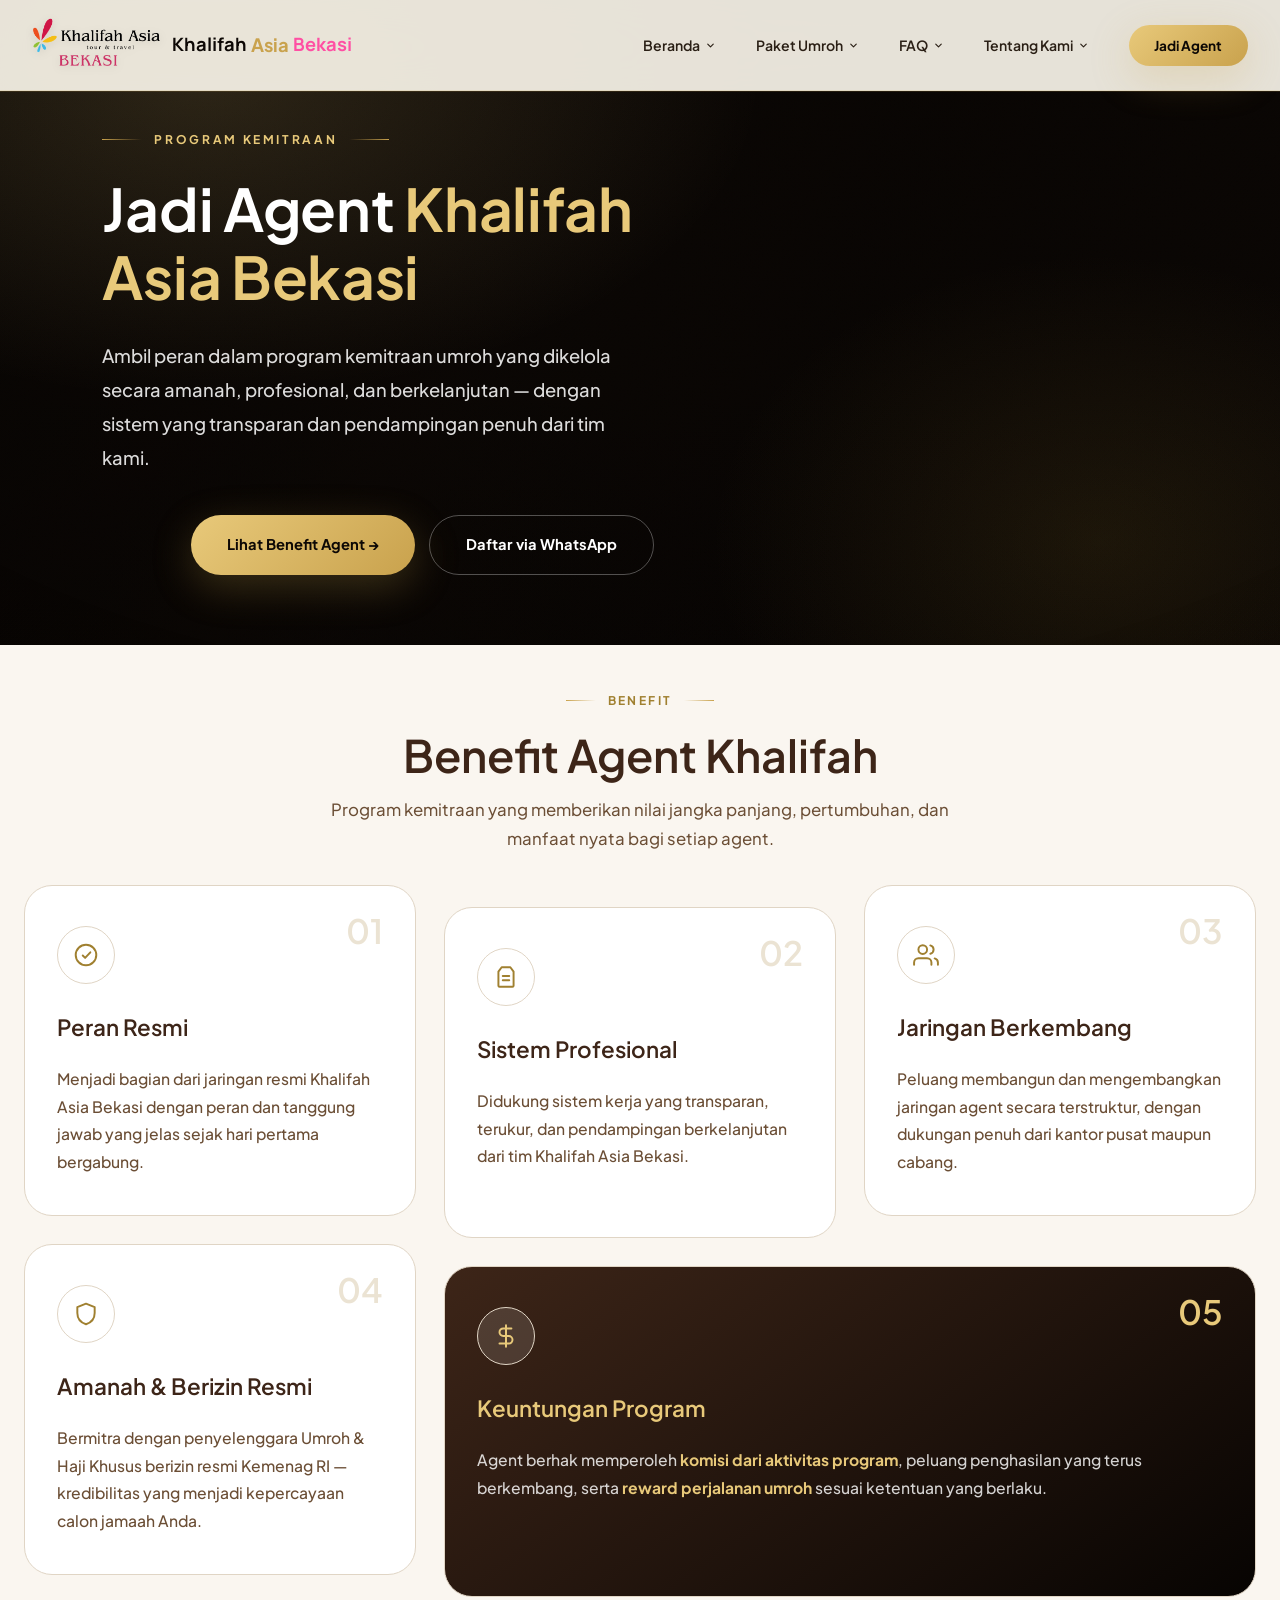
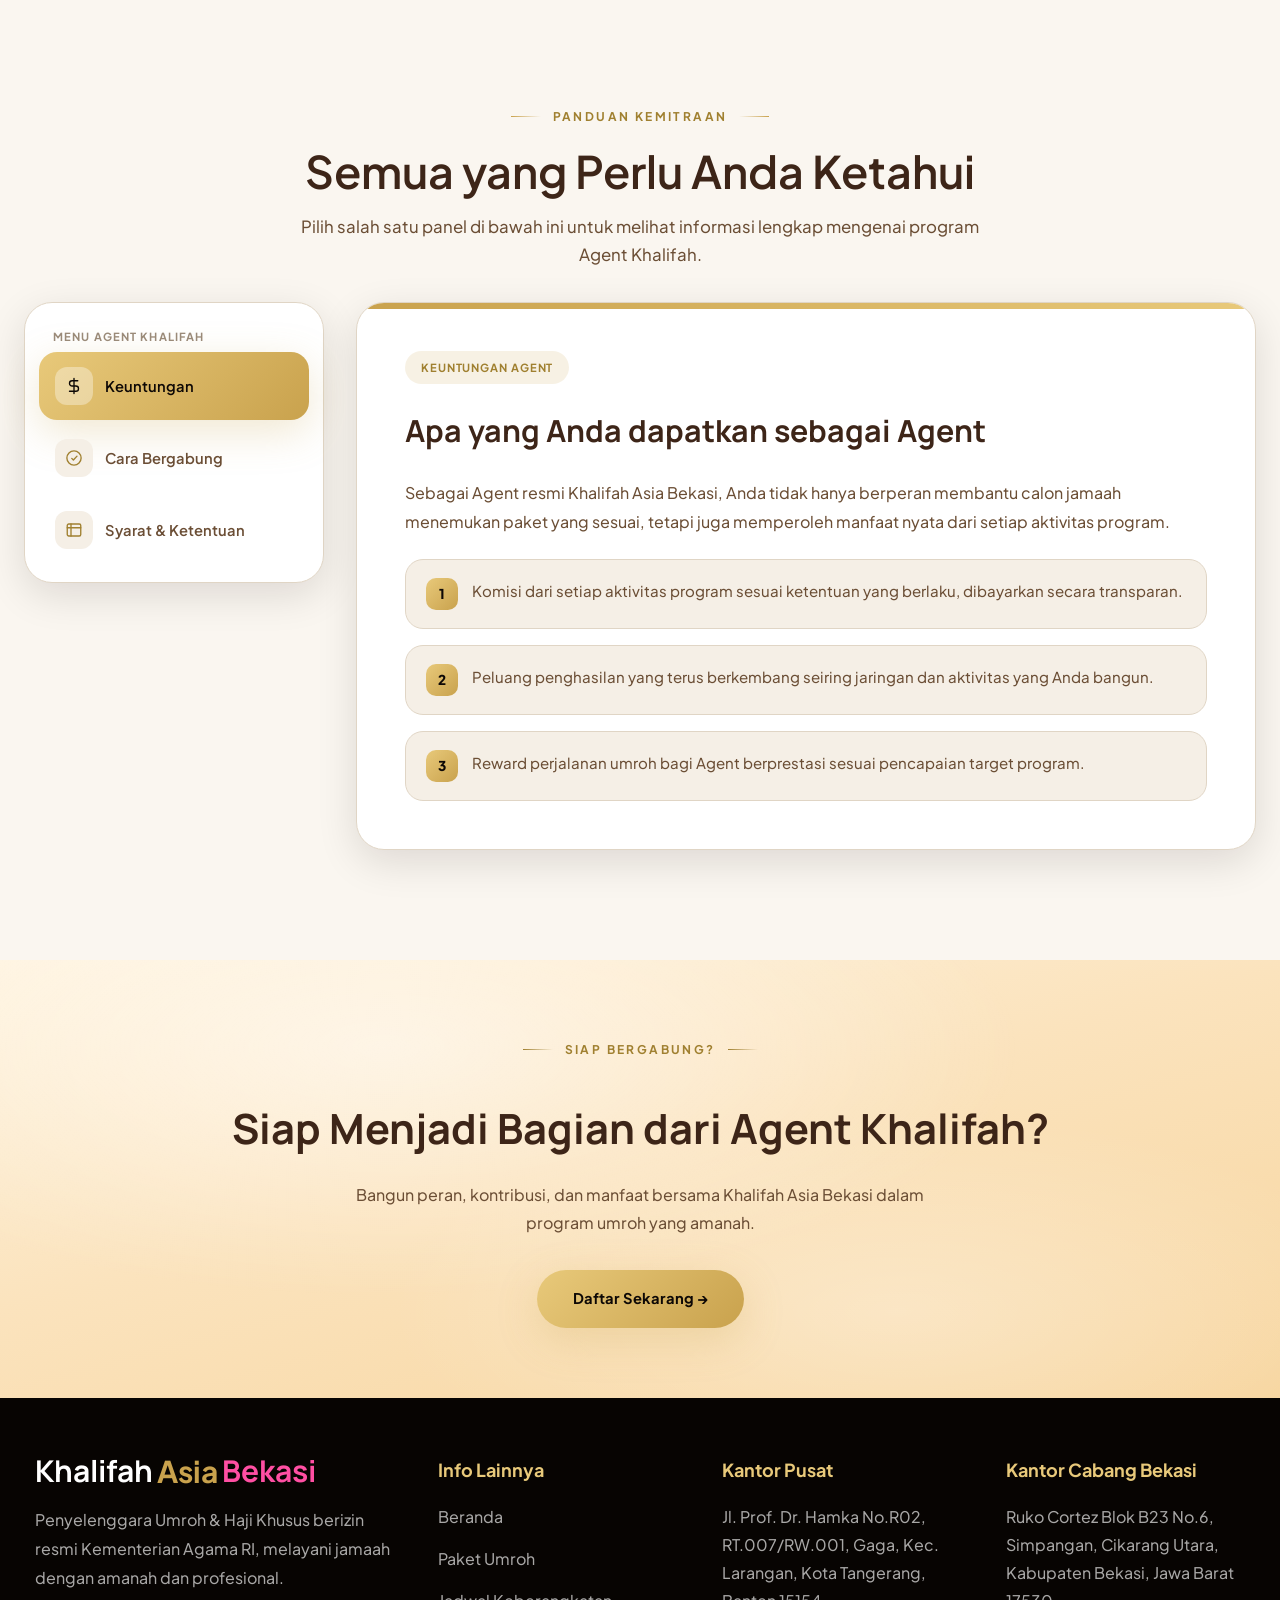
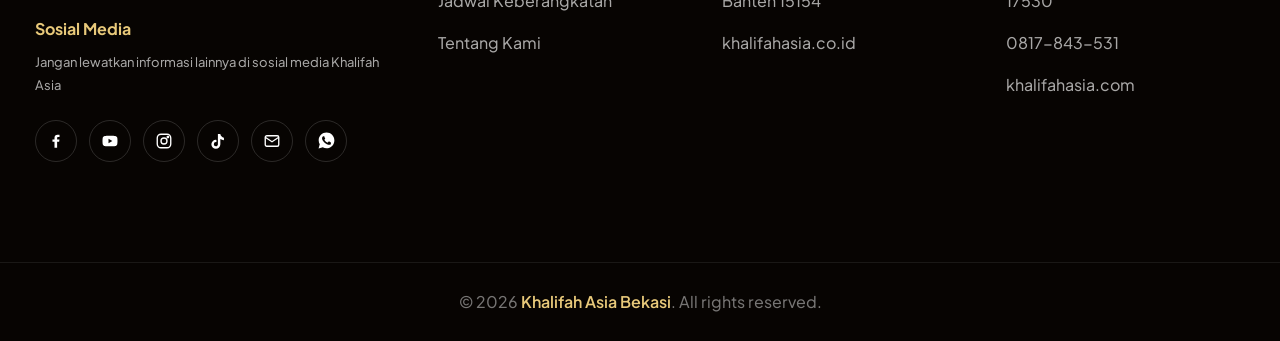
<file: Khalifah/agent.html>
<!doctype html>
<html lang="id">

<head>
    <meta charset="UTF-8" />
    <meta name="viewport" content="width=device-width, initial-scale=1.0" />
    <title>Jadi Agent — Khalifah Asia Bekasi</title>
    <meta name="description" content="Bergabung menjadi Agent Khalifah Asia Bekasi. Program kemitraan umroh yang amanah, profesional, dan berkelanjutan dengan komisi serta reward perjalanan umroh." />
    <link rel="icon" type="image/png" href="Image/Khalifah Bekasi.png" />
    <link rel="apple-touch-icon" href="Image/Khalifah Bekasi.png" />
    <link rel="preconnect" href="https://fonts.googleapis.com" />
    <link rel="preconnect" href="https://fonts.gstatic.com" crossorigin />
    <link href="https://fonts.googleapis.com/css2?family=Plus+Jakarta+Sans:wght@300;400;500;600;700;800&family=Manrope:wght@200;300;400;500;600;700;800&display=swap" rel="stylesheet">
    <link rel="stylesheet" type="text/css" href="style.css" />

    <style>
        /* ================= AGENT — PAGE STYLES ================= */

        /* ---------- Crop hero jadi strip atas (senada dengan page-header di Info Manasik & Kontak) ---------- */
        .hero {
            min-height: auto;
        }

        .agent-hero-actions {
            display: flex;
            justify-content: center;
            gap: 14px;
            flex-wrap: wrap;
            margin-top: 34px;
        }
        /* ---------- Warna emas untuk "Khalifah Asia Bekasi" di hero ---------- */
        
        .hero h1 span {
            color: var(--gold-light);
        }
        /* ---------- Selaraskan ikon caret pada Beranda & FAQ (tanpa dropdown) ---------- */
        
        .nav-link {
            display: inline-flex;
            align-items: center;
            gap: 5px;
        }
        /* ---------- PERBAIKAN JARAK ANTAR SECTION (khusus halaman Agent) ---------- */
        
        .poster-paket {
            padding: 70px 0 60px;
        }
        
        .footer {
            margin-top: 0;
        }
        /* ---------- QUOTE STRIP ---------- */
        
        .agent-quote-section {
            padding: 70px 0 10px;
        }
        
        .agent-quote {
            max-width: 880px;
            margin: 0 auto;
            padding: 30px 34px;
            border-left: 4px solid var(--gold);
            background: var(--paper-warm);
            border-radius: 0 var(--radius-md) var(--radius-md) 0;
            font-family: "Manrope", sans-serif;
            font-style: normal;
            color: var(--brown-soft);
            font-size: 1.08rem;
            line-height: 1.85;
            box-shadow: var(--shadow-md);
        }
        /* ---------- DASHBOARD PANEL (dipakai ulang dari halaman Tentang Kami) ---------- */
        
        .dash-section {
            padding: 90px 0 110px;
        }
        
        .dash-wrap {
            display: grid;
            grid-template-columns: 300px 1fr;
            gap: 32px;
            align-items: start;
        }
        
        .dash-sidebar {
            position: sticky;
            top: 118px;
            background: var(--white);
            border: 1px solid var(--line);
            border-radius: var(--radius-lg);
            padding: 14px;
            box-shadow: var(--shadow-md);
        }
        
        .dash-sidebar-label {
            font-size: 0.7rem;
            font-weight: 700;
            letter-spacing: 0.1em;
            text-transform: uppercase;
            color: var(--text-muted);
            padding: 10px 14px 6px;
        }
        
        .dash-nav-btn {
            display: flex;
            align-items: center;
            gap: 12px;
            width: 100%;
            text-align: left;
            padding: 15px 16px;
            border-radius: var(--radius-md);
            background: transparent;
            border: none;
            font-family: inherit;
            font-size: 0.92rem;
            font-weight: 600;
            color: var(--text-soft);
            cursor: pointer;
            transition: all 0.3s var(--ease-out);
            margin-bottom: 4px;
        }
        
        .dash-nav-btn .dash-nav-icon {
            display: flex;
            align-items: center;
            justify-content: center;
            width: 38px;
            height: 38px;
            border-radius: 12px;
            background: var(--paper-warm);
            color: var(--gold-deep);
            flex-shrink: 0;
            transition: all 0.3s var(--ease-out);
        }
        
        .dash-nav-btn:hover {
            background: var(--paper-warm);
            color: var(--brown-soft);
        }
        
        .dash-nav-btn.active {
            background: linear-gradient(135deg, var(--gold-light), var(--gold));
            color: var(--ink);
            box-shadow: var(--shadow-gold);
        }
        
        .dash-nav-btn.active .dash-nav-icon {
            background: rgba(255, 255, 255, 0.35);
            color: var(--ink);
        }
        
        .dash-content {
            background: var(--white);
            border: 1px solid var(--line);
            border-radius: var(--radius-lg);
            box-shadow: var(--shadow-md);
            padding: 48px;
            min-height: 380px;
            position: relative;
            overflow: hidden;
        }
        
        .dash-content::before {
            content: "";
            position: absolute;
            top: 0;
            left: 0;
            right: 0;
            height: 6px;
            background: linear-gradient(90deg, var(--gold), var(--gold-light), var(--gold));
            background-size: 200% auto;
            animation: gradient-shift 3s ease infinite;
        }
        
        .dash-panel {
            display: none;
            animation: fadeInUp 0.5s var(--ease-out) both;
        }
        
        .dash-panel.active {
            display: block;
        }
        
        .dash-panel-badge {
            display: inline-flex;
            align-items: center;
            gap: 8px;
            font-size: 0.7rem;
            font-weight: 700;
            letter-spacing: 0.08em;
            text-transform: uppercase;
            color: var(--gold-deep);
            background: var(--gold-pale);
            padding: 7px 16px;
            border-radius: var(--radius-full);
            margin-bottom: 20px;
        }
        
        .dash-panel h2 {
            font-family: "Manrope", sans-serif;
            font-size: clamp(1.5rem, 2.8vw, 1.9rem);
            font-weight: 700;
            color: var(--brown-soft);
            margin-bottom: 20px;
        }
        
        .dash-panel p {
            color: var(--text-soft);
            font-size: 1rem;
            line-height: 1.85;
            margin-bottom: 16px;
        }
        
        .dash-panel-list {
            list-style: none;
            display: flex;
            flex-direction: column;
            gap: 16px;
            margin-top: 22px;
        }
        
        .dash-panel-list li {
            display: flex;
            gap: 14px;
            align-items: flex-start;
            padding: 18px 20px;
            background: var(--paper-warm);
            border: 1px solid var(--line);
            border-radius: var(--radius-md);
        }
        
        .dash-panel-list .num {
            flex-shrink: 0;
            width: 32px;
            height: 32px;
            border-radius: 10px;
            background: linear-gradient(135deg, var(--gold-light), var(--gold));
            color: var(--ink);
            display: flex;
            align-items: center;
            justify-content: center;
            font-weight: 800;
            font-size: 0.85rem;
        }
        
        .dash-panel-list p {
            margin: 0;
            font-size: 0.94rem;
            line-height: 1.75;
        }
        
        .dash-panel-quote {
            margin-top: 26px;
            padding: 22px 24px;
            border-left: 4px solid var(--gold);
            background: var(--paper-warm);
            border-radius: 0 var(--radius-md) var(--radius-md) 0;
            font-family: "Manrope", sans-serif;
            font-style: normal;
            color: var(--brown-soft);
            font-size: 1rem;
            line-height: 1.8;
        }
        
        @media (max-width: 900px) {
            .dash-wrap {
                grid-template-columns: 1fr;
            }
            .dash-sidebar {
                position: static;
                display: flex;
                overflow-x: auto;
                gap: 4px;
                padding: 10px;
            }
            .dash-content {
                padding: 28px 22px;
            }
            .dash-panel-list li {
                padding: 14px 16px;
            }
        }
        
        @media (max-width: 600px) {
            .agent-hero-actions {
                margin-top: 26px;
            }
        }
        /* ---------- PROFIL PEMANDU (reuse dari Tentang Kami) ---------- */
        
        .pemandu-grid {
            display: grid;
            grid-template-columns: repeat(3, 1fr);
            gap: 24px;
            margin-top: 8px;
        }
        
        .pemandu-card {
            background: var(--white);
            border: 1px solid var(--line);
            border-radius: var(--radius-lg, 20px);
            overflow: hidden;
            text-align: center;
            transition: all 0.4s var(--ease-out);
            box-shadow: var(--shadow-sm);
        }
        
        .pemandu-card:hover {
            border-color: var(--gold-deep);
            box-shadow: var(--shadow-lg);
            transform: translateY(-6px);
        }
        
        .pemandu-photo {
            position: relative;
            aspect-ratio: 4 / 5;
            overflow: hidden;
            background: linear-gradient(135deg, var(--gold-light), var(--gold));
        }
        
        .pemandu-photo img {
            width: 100%;
            height: 100%;
            object-fit: cover;
            display: block;
            transition: transform 0.5s var(--ease-out);
        }
        
        .pemandu-card:hover .pemandu-photo img {
            transform: scale(1.06);
        }
        
        .pemandu-photo::after {
            content: "";
            position: absolute;
            inset: auto 0 0 0;
            height: 55%;
            background: linear-gradient(180deg, rgba(20, 14, 8, 0) 0%, rgba(20, 14, 8, 0.55) 100%);
            pointer-events: none;
        }
        
        .pemandu-info {
            padding: 18px 16px 22px;
        }
        
        .pemandu-name {
            font-family: "Manrope", sans-serif;
            font-weight: 700;
            font-size: 1.05rem;
            color: var(--brown-soft);
            margin-bottom: 8px;
        }
        
        .pemandu-role {
            display: inline-flex;
            align-items: center;
            gap: 5px;
            font-size: 0.7rem;
            font-weight: 700;
            letter-spacing: 0.06em;
            text-transform: uppercase;
            color: var(--gold-deep);
            background: var(--gold-pale);
            padding: 5px 14px;
            border-radius: var(--radius-full);
        }
        
        .pemandu-desc {
            font-size: 0.88rem;
            line-height: 1.7;
            color: var(--text-soft);
            margin: 12px 0 0;
        }
        
        .pemandu-note {
            margin-top: 24px;
            font-size: 0.86rem;
            color: var(--text-muted);
            text-align: center;
        }
        
        @media (max-width: 760px) {
            .pemandu-grid {
                grid-template-columns: 1fr 1fr;
            }
        }
        
        @media (max-width: 480px) {
            .pemandu-grid {
                grid-template-columns: 1fr;
            }
        }
        /* ---------- PENGUATAN RESPONSIF UMUM (semua elemen page ini) ---------- */
        
        img,
        video,
        svg {
            max-width: 100%;
            height: auto;
        }
        
        .dash-content,
        .pemandu-info {
            word-wrap: break-word;
            overflow-wrap: break-word;
        }
        
        @media (max-width: 768px) {
            .footer-grid {
                grid-template-columns: 1fr 1fr;
                gap: 32px 20px;
            }
        }
        
        @media (max-width: 600px) {
            .footer-grid {
                grid-template-columns: 1fr;
            }
        }
        
        @media (max-width: 480px) {
            .poster-paket .btn {
                width: 100%;
                justify-content: center;
            }
            .agent-hero-actions .btn {
                width: 100%;
                justify-content: center;
            }
        }
        /* ================= MODAL: FORM BIODATA & EMAIL (sama seperti tentang.html) ================= */
        
        .wa-modal-overlay {
            position: fixed;
            inset: 0;
            background: rgba(20, 14, 8, 0.62);
            backdrop-filter: blur(3px);
            display: flex;
            align-items: center;
            justify-content: center;
            padding: 20px;
            z-index: 999;
            opacity: 0;
            visibility: hidden;
            transition: opacity 0.25s ease, visibility 0.25s ease;
        }
        
        .wa-modal-overlay.active {
            opacity: 1;
            visibility: visible;
        }
        
        .wa-modal {
            position: relative;
            background: var(--white);
            border-radius: var(--radius-lg, 22px);
            max-width: 560px;
            width: 100%;
            max-height: 90vh;
            overflow: hidden;
            display: flex;
            flex-direction: column;
            box-shadow: var(--shadow-lg, 0 24px 70px rgba(0, 0, 0, 0.35));
            transform: translateY(24px) scale(0.97);
            transition: transform 0.3s ease;
        }
        
        .wa-modal-overlay.active .wa-modal {
            transform: translateY(0) scale(1);
        }
        
        .wa-modal-header {
            position: relative;
            padding: 30px 32px 24px;
            text-align: center;
            background: linear-gradient(140deg, var(--gold-light, #e3c064) 0%, var(--gold-deep, #a87a24) 100%);
            overflow: hidden;
            flex-shrink: 0;
        }
        
        .wa-modal-header::before {
            content: "";
            position: absolute;
            inset: 0;
            background: radial-gradient(ellipse at 20% 15%, rgba(255, 255, 255, 0.16) 0%, transparent 45%), radial-gradient(ellipse at 85% 85%, rgba(255, 255, 255, 0.12) 0%, transparent 45%);
            pointer-events: none;
        }
        
        .wa-modal-close {
            position: absolute;
            top: 14px;
            right: 14px;
            width: 32px;
            height: 32px;
            border-radius: 50%;
            border: none;
            background: rgba(255, 255, 255, 0.22);
            color: #fff;
            font-size: 1.25rem;
            line-height: 1;
            cursor: pointer;
            display: flex;
            align-items: center;
            justify-content: center;
            transition: background 0.2s ease, transform 0.2s ease;
            z-index: 2;
        }
        
        .wa-modal-close:hover {
            background: rgba(255, 255, 255, 0.36);
            transform: rotate(90deg);
        }
        
        .wa-modal-icon {
            position: relative;
            width: 56px;
            height: 56px;
            border-radius: 16px;
            background: rgba(255, 255, 255, 0.22);
            border: 1px solid rgba(255, 255, 255, 0.3);
            color: #fff;
            display: flex;
            align-items: center;
            justify-content: center;
            margin: 0 auto 14px;
        }
        
        .wa-modal-header h3 {
            position: relative;
            font-family: "Plus Jakarta Sans", "Manrope", sans-serif;
            font-size: 1.28rem;
            font-weight: 700;
            color: #fff;
            margin-bottom: 6px;
        }
        
        .wa-modal-sub {
            position: relative;
            font-size: 0.88rem;
            color: rgba(255, 255, 255, 0.88);
            line-height: 1.6;
            max-width: 400px;
            margin: 0 auto;
        }
        
        .wa-modal-scroll {
            overflow-y: auto;
            padding: 26px 32px 28px;
        }
        
        .wa-section-title {
            display: flex;
            align-items: center;
            gap: 10px;
            margin: 0 0 16px;
        }
        
        .wa-section-title:not(:first-child) {
            margin-top: 22px;
        }
        
        .wa-section-title .num {
            flex-shrink: 0;
            width: 24px;
            height: 24px;
            border-radius: 8px;
            background: linear-gradient(135deg, var(--gold-light), var(--gold));
            color: var(--ink, #222);
            display: flex;
            align-items: center;
            justify-content: center;
            font-weight: 800;
            font-size: 0.72rem;
        }
        
        .wa-section-title span.label {
            font-size: 0.72rem;
            font-weight: 800;
            letter-spacing: 0.08em;
            text-transform: uppercase;
            color: var(--gold-deep, #a87a24);
        }
        
        .wa-section-title::after {
            content: "";
            flex: 1;
            height: 1px;
            background: var(--line, #e2dccf);
        }
        
        .wa-form-grid {
            display: grid;
            grid-template-columns: 1fr 1fr;
            gap: 0 14px;
        }
        
        .wa-field {
            margin-bottom: 15px;
        }
        
        .wa-field.full {
            grid-column: 1 / -1;
        }
        
        .wa-field label {
            display: block;
            font-size: 0.8rem;
            font-weight: 700;
            color: var(--brown-soft, #4a3423);
            margin-bottom: 6px;
        }
        
        .wa-input-wrap {
            position: relative;
        }
        
        .wa-field-icon {
            position: absolute;
            left: 13px;
            top: 50%;
            transform: translateY(-50%);
            color: var(--gold-deep, #a87a24);
            opacity: 0.8;
            pointer-events: none;
        }
        
        .wa-field input,
        .wa-field select,
        .wa-field textarea {
            width: 100%;
            padding: 11px 14px 11px 40px;
            border-radius: var(--radius-md, 12px);
            border: 1.5px solid var(--line, #e2dccf);
            font-family: inherit;
            font-size: 0.9rem;
            color: var(--ink, #222);
            background: var(--paper-warm, #faf7f1);
            transition: border-color 0.2s ease, box-shadow 0.2s ease;
            resize: vertical;
            appearance: none;
        }
        
        .wa-field textarea {
            padding-left: 14px;
            min-height: 78px;
        }
        
        .wa-field select {
            background-image: url("data:image/svg+xml,%3Csvg xmlns='http://www.w3.org/2000/svg' width='14' height='14' viewBox='0 0 24 24' fill='none' stroke='%23a87a24' stroke-width='2.5' stroke-linecap='round' stroke-linejoin='round'%3E%3Cpath d='M6 9l6 6 6-6'/%3E%3C/svg%3E");
            background-repeat: no-repeat;
            background-position: right 14px center;
            padding-right: 34px;
            cursor: pointer;
        }
        
        .wa-field input:focus,
        .wa-field select:focus,
        .wa-field textarea:focus {
            outline: none;
            border-color: var(--gold-deep, #b3862c);
            box-shadow: 0 0 0 3px rgba(201, 162, 77, 0.18);
        }
        
        .wa-field input.invalid,
        .wa-field select.invalid,
        .wa-field textarea.invalid {
            border-color: #d34d3f;
            background: #fdf2f1;
        }
        
        .wa-error {
            display: block;
            min-height: 16px;
            font-size: 0.74rem;
            color: #d34d3f;
            margin-top: 4px;
            font-weight: 600;
        }
        
        .wa-char-count {
            display: block;
            text-align: right;
            font-size: 0.7rem;
            color: var(--text-muted, #999);
            margin-top: 3px;
        }
        
        .wa-trust-note {
            display: flex;
            align-items: flex-start;
            gap: 8px;
            margin-top: 14px;
            padding: 12px 14px;
            background: var(--paper-warm, #faf7f1);
            border-radius: var(--radius-md, 12px);
            font-size: 0.76rem;
            color: var(--text-muted, #777);
            line-height: 1.5;
        }
        
        .wa-trust-note svg {
            flex-shrink: 0;
            color: var(--gold-deep, #a87a24);
            margin-top: 1px;
        }
        
        .wa-modal-submit {
            width: 100%;
            justify-content: center;
            display: flex;
            align-items: center;
            gap: 8px;
            border: none;
            cursor: pointer;
            margin-top: 18px;
            padding: 14px;
            font-size: 0.98rem;
        }
        
        .email-modal-actions {
            display: flex;
            flex-direction: column;
            gap: 12px;
        }
        
        .email-action-btn {
            width: 100%;
            justify-content: center;
            display: flex;
            align-items: center;
            gap: 8px;
            text-align: center;
            cursor: pointer;
            border: 1.5px solid var(--line, #e2dccf);
            padding: 13px;
        }
        
        .btn.email-action-btn.btn-secondary {
            background: var(--paper-warm, #faf7f1);
            color: var(--brown-soft, #4a3423);
        }
        
        .email-copy-msg {
            display: block;
            text-align: center;
            font-size: 0.82rem;
            color: #2e8b57;
            font-weight: 600;
            min-height: 18px;
        }
        
        @media (max-width: 560px) {
            .wa-form-grid {
                grid-template-columns: 1fr;
            }
        }
        
        @media (max-width: 480px) {
            .wa-modal-header {
                padding: 26px 22px 20px;
            }
            .wa-modal-scroll {
                padding: 22px 20px 24px;
            }
        }
        /* ---------- Pengaman ekstra untuk layar sangat kecil (HP kecil, <=380px) ---------- */
        
        @media (max-width: 380px) {
            .dash-content {
                padding: 22px 16px;
            }
            .benefit-card {
                padding: 28px 20px;
            }
            .wa-modal-header {
                padding: 22px 16px 18px;
            }
            .wa-modal-scroll {
                padding: 18px 16px 20px;
            }
            .wa-modal-icon {
                width: 46px;
                height: 46px;
            }
            .hero h1 {
                font-size: 1.7rem;
            }
        }
    </style>
</head>

<body>
    <!-- HEADER -->
    <header class="header" id="header">
        <nav class="nav-main">
            <a href="index.html" class="logo">
                <img src="Image/Khalifah Bekasi.png" alt="Khalifah Asia Bekasi" class="logo-img" />
                <span class="logo-text">
                    Khalifah
                    <span>Asia</span>
                <span class="logo-text-bekasi">Bekasi</span>
                </span>
            </a>

            <ul class="nav-links">
                <li><a href="index.html" class="nav-link">Beranda
                        <svg class="nav-caret" width="11" height="11" viewBox="0 0 24 24" fill="none"
                            stroke="currentColor" stroke-width="2.5" stroke-linecap="round" stroke-linejoin="round">
                            <path d="M6 9l6 6 6-6" />
                        </svg>
                    </a></li>
                <li class="nav-item-dropdown">
                    <a href="index.html#paket" class="nav-link">
                        Paket Umroh
                        <svg class="nav-caret" width="11" height="11" viewBox="0 0 24 24" fill="none"
                            stroke="currentColor" stroke-width="2.5" stroke-linecap="round" stroke-linejoin="round">
                            <path d="M6 9l6 6 6-6" />
                        </svg>
                    </a>
                    <ul class="nav-dropdown">
                        <li><a href="index.html#paket">Semua Paket Umroh</a></li>
                        <li><a href="index.html#paket-thaif">Umroh Plus Thaif</a></li>
                        <li><a href="index.html#jadwal">Jadwal Keberangkatan</a></li>
                    </ul>
                </li>
                <li><a href="index.html#faq" class="nav-link">FAQ
                        <svg class="nav-caret" width="11" height="11" viewBox="0 0 24 24" fill="none"
                            stroke="currentColor" stroke-width="2.5" stroke-linecap="round" stroke-linejoin="round">
                            <path d="M6 9l6 6 6-6" />
                        </svg>
                    </a></li>
                <li class="nav-item-dropdown">
                    <a href="tentang.html" class="nav-link">
                        Tentang Kami
                        <svg class="nav-caret" width="11" height="11" viewBox="0 0 24 24" fill="none"
                            stroke="currentColor" stroke-width="2.5" stroke-linecap="round" stroke-linejoin="round">
                            <path d="M6 9l6 6 6-6" />
                        </svg>
                    </a>
                    <ul class="nav-dropdown">
                        <li><a href="tentang.html#profil">Profil Perusahaan</a></li>
                        <li><a href="tentang.html#visi">Visi</a></li>
                        <li><a href="tentang.html#misi">Misi</a></li>
                        <li><a href="tentang.html#pemandu">Profil Pemandu</a></li>
                    </ul>
                </li>
                <li><a href="agent.html" class="nav-cta">Jadi Agent</a></li>
            </ul>

            <button class="hamburger" id="hamburger" aria-label="Buka menu" aria-expanded="false">
                <span></span><span></span><span></span>
            </button>
        </nav>
    </header>

    <div class="mobile-overlay" id="mobileOverlay"></div>
    <div class="mobile-drawer" id="mobileDrawer">
        <ul>
            <li><a href="index.html">Beranda</a></li>
            <li><a href="index.html#paket">Paket Umroh</a></li>
            <li>
                <ul class="mobile-submenu">
                    <li><a href="index.html#paket">↳ Semua Paket Umroh</a></li>
                    <li><a href="index.html#paket-thaif">↳ Umroh Plus Thaif</a></li>
                    <li><a href="index.html#jadwal">↳ Jadwal Keberangkatan</a></li>
                </ul>
            </li>
            <li><a href="index.html#faq">FAQ</a></li>
            <li><a href="tentang.html">Tentang Kami</a></li>
            <li>
                <ul class="mobile-submenu">
                    <li><a href="tentang.html#profil">↳ Profil Perusahaan</a></li>
                    <li><a href="tentang.html#visi">↳ Visi</a></li>
                    <li><a href="tentang.html#misi">↳ Misi</a></li>
                    <li><a href="tentang.html#pemandu">↳ Profil Pemandu</a></li>
                </ul>
            </li>
            <li><a href="agent.html" class="nav-cta-mobile">Jadi Agent</a></li>
            <li><a href="https://wa.me/62817843531" target="_blank" rel="noopener noreferrer">Kontak WhatsApp</a></li>
        </ul>
    </div>

    <!-- ================= HERO AGENT ================= -->
    <section class="hero" id="home">
        <!-- Hero Video Carousel Background (sama persis seperti halaman Tentang Kami) -->
        <div class="hero-bg">
            <video class="hero-video hero-video-a" autoplay muted playsinline loop></video>
            <video class="hero-video hero-video-b" muted playsinline loop></video>
        </div>
        <div class="hero-particles" id="heroParticles"></div>
        <div class="hero-inner">
            <div class="hero-content">
                <div class="hero-eyebrow">
                    <span>Program Kemitraan</span>
                </div>
                <h1>Jadi Agent <span>Khalifah Asia Bekasi</span></h1>
                <p class="hero-desc">Ambil peran dalam program kemitraan umroh yang dikelola secara amanah, profesional, dan berkelanjutan — dengan sistem yang transparan dan pendampingan penuh dari tim kami.</p>
                <div class="agent-hero-actions">
                    <a href="#benefit" class="btn btn-primary btn-shine">Lihat Benefit Agent →</a>
                    <a href="https://wa.me/62817843531" class="btn btn-outline btn-shine" data-wa-trigger="hero">Daftar
                        via WhatsApp</a>
                </div>
            </div>
        </div>
    </section>

    <!-- ================= BENEFIT AGENT ================= -->
    <section class="section" id="benefit">
        <div class="container">
            <div class="section-head reveal">
                <span class="section-eyebrow">Benefit</span>
                <h2>Benefit Agent Khalifah</h2>
                <p>Program kemitraan yang memberikan nilai jangka panjang, pertumbuhan, dan manfaat nyata bagi setiap agent.
                </p>
            </div>

            <div class="benefit-grid">
                <div class="benefit-card reveal reveal-delay-1">
                    <span class="benefit-index">01</span>
                    <div class="benefit-icon">
                        <svg width="26" height="26" viewBox="0 0 24 24" fill="none" stroke="currentColor" stroke-width="1.8" stroke-linecap="round" stroke-linejoin="round">
                            <path d="M9 12.5l2.2 2.2L16 9.5" />
                            <circle cx="12" cy="12" r="9.5" />
                        </svg>
                    </div>
                    <h3>Peran Resmi</h3>
                    <p>Menjadi bagian dari jaringan resmi Khalifah Asia Bekasi dengan peran dan tanggung jawab yang jelas sejak hari pertama bergabung.</p>
                </div>

                <div class="benefit-card reveal reveal-delay-2">
                    <span class="benefit-index">02</span>
                    <div class="benefit-icon">
                        <svg width="26" height="26" viewBox="0 0 24 24" fill="none" stroke="currentColor" stroke-width="1.8" stroke-linecap="round" stroke-linejoin="round">
                            <path d="M8 3h8l3 4v13a1 1 0 0 1-1 1H6a1 1 0 0 1-1-1V7z" />
                            <path d="M9 11h6M9 15h6" />
                        </svg>
                    </div>
                    <h3>Sistem Profesional</h3>
                    <p>Didukung sistem kerja yang transparan, terukur, dan pendampingan berkelanjutan dari tim Khalifah Asia Bekasi.</p>
                </div>

                <div class="benefit-card reveal reveal-delay-3">
                    <span class="benefit-index">03</span>
                    <div class="benefit-icon">
                        <svg width="26" height="26" viewBox="0 0 24 24" fill="none" stroke="currentColor" stroke-width="1.8" stroke-linecap="round" stroke-linejoin="round">
                            <path d="M17 21v-2a4 4 0 0 0-4-4H5a4 4 0 0 0-4 4v2" />
                            <circle cx="9" cy="7" r="4" />
                            <path d="M23 21v-2a4 4 0 0 0-3-3.87" />
                            <path d="M16 3.13a4 4 0 0 1 0 7.75" />
                        </svg>
                    </div>
                    <h3>Jaringan Berkembang</h3>
                    <p>Peluang membangun dan mengembangkan jaringan agent secara terstruktur, dengan dukungan penuh dari kantor pusat maupun cabang.</p>
                </div>

                <div class="benefit-card reveal reveal-delay-1">
                    <span class="benefit-index">04</span>
                    <div class="benefit-icon">
                        <svg width="26" height="26" viewBox="0 0 24 24" fill="none" stroke="currentColor" stroke-width="1.8" stroke-linecap="round" stroke-linejoin="round">
                            <path d="M12 2.5l8 3.2v5.3c0 5-3.4 8.9-8 10.5-4.6-1.6-8-5.5-8-10.5V5.7z" />
                        </svg>
                    </div>
                    <h3>Amanah & Berizin Resmi</h3>
                    <p>Bermitra dengan penyelenggara Umroh & Haji Khusus berizin resmi Kemenag RI — kredibilitas yang menjadi kepercayaan calon jamaah Anda.</p>
                </div>

                <div class="benefit-card highlight reveal reveal-delay-2" style="background:linear-gradient(145deg, var(--brown-soft), var(--ink-deep)); grid-column: span 2;">
                    <span class="benefit-index" style="color:var(--gold-light);">05</span>
                    <div class="benefit-icon" style="background:rgba(255,255,255,0.12); color:var(--gold-light);">
                        <svg width="26" height="26" viewBox="0 0 24 24" fill="none" stroke="currentColor" stroke-width="1.8" stroke-linecap="round" stroke-linejoin="round">
                            <path d="M12 2v20M17 5H9.5a3.5 3.5 0 0 0 0 7h5a3.5 3.5 0 0 1 0 7H6" />
                        </svg>
                    </div>
                    <h3 style="color:var(--gold-light);">Keuntungan Program</h3>
                    <p style="color:rgba(255,255,255,0.82);">Agent berhak memperoleh <strong style="color:var(--gold-light);">komisi dari aktivitas program</strong>, peluang penghasilan yang terus berkembang, serta <strong style="color:var(--gold-light);">reward perjalanan
                            umroh</strong> sesuai ketentuan yang berlaku.</p>
                </div>
            </div>
        </div>
    </section>

    <!-- ================= DASHBOARD PANEL: KEUNTUNGAN / CARA BERGABUNG / SYARAT ================= -->
    <section class="section dash-section" id="dashboard">
        <div class="container">
            <div class="section-head reveal">
                <span class="section-eyebrow">Panduan Kemitraan</span>
                <h2>Semua yang Perlu Anda Ketahui</h2>
                <p>Pilih salah satu panel di bawah ini untuk melihat informasi lengkap mengenai program Agent Khalifah.
                </p>
            </div>

            <div class="dash-wrap reveal">
                <aside class="dash-sidebar">
                    <div class="dash-sidebar-label">Menu Agent Khalifah</div>
                    <button type="button" class="dash-nav-btn active" data-panel="keuntungan">
                        <span class="dash-nav-icon">
                            <svg width="18" height="18" viewBox="0 0 24 24" fill="none" stroke="currentColor"
                                stroke-width="1.8" stroke-linecap="round" stroke-linejoin="round">
                                <path d="M12 2v20M17 5H9.5a3.5 3.5 0 0 0 0 7h5a3.5 3.5 0 0 1 0 7H6" />
                            </svg>
                        </span>
                        Keuntungan
                    </button>
                    <button type="button" class="dash-nav-btn" data-panel="cara">
                        <span class="dash-nav-icon">
                            <svg width="18" height="18" viewBox="0 0 24 24" fill="none" stroke="currentColor"
                                stroke-width="1.8" stroke-linecap="round" stroke-linejoin="round">
                                <path d="M9 12.5l2.2 2.2L16 9.5" />
                                <circle cx="12" cy="12" r="9.5" />
                            </svg>
                        </span>
                        Cara Bergabung
                    </button>
                    <button type="button" class="dash-nav-btn" data-panel="syarat">
                        <span class="dash-nav-icon">
                            <svg width="18" height="18" viewBox="0 0 24 24" fill="none" stroke="currentColor"
                                stroke-width="1.8" stroke-linecap="round" stroke-linejoin="round">
                                <rect x="3" y="4" width="18" height="16" rx="2" />
                                <path d="M3 9h18M8 4v16" />
                            </svg>
                        </span>
                        Syarat & Ketentuan
                    </button>
                </aside>

                <div class="dash-content">
                    <div class="dash-panel active" id="panel-keuntungan">
                        <span class="dash-panel-badge">Keuntungan Agent</span>
                        <h2>Apa yang Anda dapatkan sebagai Agent</h2>
                        <p>Sebagai Agent resmi Khalifah Asia Bekasi, Anda tidak hanya berperan membantu calon jamaah menemukan paket yang sesuai, tetapi juga memperoleh manfaat nyata dari setiap aktivitas program.
                        </p>
                        <ul class="dash-panel-list">
                            <li>
                                <span class="num">1</span>
                                <p>Komisi dari setiap aktivitas program sesuai ketentuan yang berlaku, dibayarkan secara transparan.
                                </p>
                            </li>
                            <li>
                                <span class="num">2</span>
                                <p>Peluang penghasilan yang terus berkembang seiring jaringan dan aktivitas yang Anda bangun.
                                </p>
                            </li>
                            <li>
                                <span class="num">3</span>
                                <p>Reward perjalanan umroh bagi Agent berprestasi sesuai pencapaian target program.</p>
                            </li>
                        </ul>
                    </div>

                    <div class="dash-panel" id="panel-cara">
                        <span class="dash-panel-badge">Cara Bergabung</span>
                        <h2>Tiga langkah mudah menjadi Agent</h2>
                        <ul class="dash-panel-list">
                            <li>
                                <span class="num">1</span>
                                <p>Hubungi tim kami melalui WhatsApp resmi dan sampaikan minat Anda untuk bergabung sebagai Agent Khalifah.</p>
                            </li>
                            <li>
                                <span class="num">2</span>
                                <p>Ikuti proses pendaftaran dan verifikasi data diri yang dipandu langsung oleh tim kemitraan kami.</p>
                            </li>
                            <li>
                                <span class="num">3</span>
                                <p>Dapatkan pembekalan materi produk & sistem kerja, lalu mulai aktif memperkenalkan paket Umroh & Haji Khusus kami.</p>
                            </li>
                        </ul>
                    </div>

                    <div class="dash-panel" id="panel-syarat">
                        <span class="dash-panel-badge">Syarat & Ketentuan</span>
                        <h2>Ketentuan umum program Agent</h2>
                        <ul class="dash-panel-list">
                            <li>
                                <span class="num">1</span>
                                <p>Warga Negara Indonesia berusia minimal 18 tahun dan memiliki identitas diri yang sah (KTP).
                                </p>
                            </li>
                            <li>
                                <span class="num">2</span>
                                <p>Bersedia mengikuti sistem kerja, kode etik, serta ketentuan komisi dan reward yang berlaku di Khalifah Asia Bekasi.</p>
                            </li>
                            <li>
                                <span class="num">3</span>
                                <p>Memiliki nomor WhatsApp aktif untuk keperluan komunikasi dan pendampingan program secara berkelanjutan.</p>
                            </li>
                        </ul>
                    </div>
                </div>
            </div>
        </div>
    </section>

    <!-- ================= CTA ================= -->
    <section class="poster-paket" style="margin-top:0; padding: 70px 0;">
        <div class="container" style="position:relative; z-index:1; text-align:center;">
            <span class="section-eyebrow" style="justify-content:center;">Siap Bergabung?</span>
            <h2 style="font-family:'Manrope',sans-serif; font-size:clamp(1.8rem,3.5vw,2.6rem); font-weight:700; color:var(--brown-soft); margin:14px 0 16px;">
                Siap Menjadi Bagian dari Agent Khalifah?</h2>
            <p style="color:var(--text-soft); max-width:600px; margin:0 auto 32px; line-height:1.8;">Bangun peran, kontribusi, dan manfaat bersama Khalifah Asia Bekasi dalam program umroh yang amanah.</p>
            <a href="https://wa.me/62817843531" class="btn btn-primary btn-shine" style="display:inline-flex;" data-wa-trigger="cta">Daftar Sekarang →</a>
        </div>
    </section>

    <!-- ================= FOOTER ================= -->
    <footer class="footer">
        <div class="footer-container">
            <!-- FOOTER MENU -->
            <div class="footer-grid">

                <div class="footer-brand">
                    <div class="logo-text">
                        Khalifah <span>Asia</span>
                        <span class="logo-text-bekasi">Bekasi</span>
                    </div>

                    <p>
                        Penyelenggara Umroh & Haji Khusus berizin resmi Kementerian Agama RI, melayani jamaah dengan amanah dan profesional.
                    </p>

                    <h4 class="footer-social-title">Sosial Media</h4>
                    <p class="footer-social-desc">Jangan lewatkan informasi lainnya di sosial media Khalifah Asia</p>
                    <div class="footer-social">
                        <a href="https://www.facebook.com/khalifahasiabekasi" target="_blank" rel="noopener noreferrer" aria-label="Facebook Khalifah Asia">
                            <svg width="18" height="18" viewBox="0 0 24 24" fill="currentColor">
                                <path
                                    d="M13.5 21v-8h2.7l.4-3.1h-3.1V8c0-.9.25-1.5 1.55-1.5h1.65V3.7C15.9 3.6 15 3.5 13.9 3.5c-2.3 0-3.9 1.4-3.9 4v2.4H7.3v3.1h2.7v8h3.5z" />
                            </svg>
                        </a>
                        <a href="https://www.youtube.com/@khalifahasiabekasi" target="_blank" rel="noopener noreferrer" aria-label="YouTube Khalifah Asia">
                            <svg width="18" height="18" viewBox="0 0 24 24" fill="currentColor">
                                <path
                                    d="M22 12s0-3.2-.4-4.7c-.24-.87-.93-1.56-1.8-1.8C18.2 5 12 5 12 5s-6.2 0-7.8.5c-.87.24-1.56.93-1.8 1.8C2 8.8 2 12 2 12s0 3.2.4 4.7c.24.87.93 1.56 1.8 1.8C5.8 19 12 19 12 19s6.2 0 7.8-.5c.87-.24 1.56-.93 1.8-1.8.4-1.5.4-4.7.4-4.7zM10 15V9l5.2 3-5.2 3z" />
                            </svg>
                        </a>
                        <a href="https://www.instagram.com/khalifahasiabekasi" target="_blank" rel="noopener noreferrer" aria-label="Instagram Khalifah Asia">
                            <svg width="18" height="18" viewBox="0 0 24 24" fill="none" stroke="currentColor" stroke-width="1.8">
                                <rect x="3" y="3" width="18" height="18" rx="5" />
                                <circle cx="12" cy="12" r="4" />
                                <circle cx="17.2" cy="6.8" r="1" />
                            </svg>
                        </a>
                        <a href="https://www.tiktok.com/@khalifahasiabekasi" target="_blank" rel="noopener noreferrer" aria-label="TikTok Khalifah Asia">
                            <svg width="18" height="18" viewBox="0 0 24 24" fill="currentColor">
                                <path
                                    d="M16.6 5.82c-.9-.85-1.46-2.04-1.46-3.32h-3.28v13.7c0 1.5-1.22 2.72-2.72 2.72a2.72 2.72 0 0 1 0-5.44c.27 0 .53.04.78.11V10.5a5.86 5.86 0 0 0-.78-.05A5.99 5.99 0 0 0 3.15 16.4 5.99 5.99 0 0 0 9.14 22.4c3.3 0 5.99-2.68 5.99-5.99V9.36a8.2 8.2 0 0 0 4.78 1.53V7.6a4.85 4.85 0 0 1-3.31-1.78z" />
                            </svg>
                        </a>
                        <a href="mailto:info@khalifahasia.co.id" data-email-trigger="true" aria-label="Email Khalifah Asia">
                            <svg width="18" height="18" viewBox="0 0 24 24" fill="none" stroke="currentColor" stroke-width="1.8">
                                <rect x="3" y="5" width="18" height="14" rx="2" />
                                <path d="M3 7l9 6 9-6" />
                            </svg>
                        </a>
                        <a href="https://wa.me/62817843531" data-wa-trigger="footer" aria-label="WhatsApp Khalifah Asia">
                            <svg width="19" height="19" viewBox="0 0 24 24" fill="currentColor">
                                <path
                                    d="M12.04 2C6.58 2 2.13 6.45 2.13 11.91c0 1.75.46 3.46 1.32 4.96L2 22l5.28-1.39a9.9 9.9 0 0 0 4.76 1.21h.01c5.46 0 9.9-4.45 9.9-9.91C21.96 6.45 17.5 2 12.04 2zm5.8 14.02c-.24.68-1.4 1.3-1.93 1.38-.5.08-1.12.11-1.8-.11-.42-.13-.95-.31-1.64-.6-2.88-1.24-4.76-4.15-4.9-4.34-.14-.19-1.17-1.56-1.17-2.97 0-1.41.74-2.1 1-2.39.26-.29.57-.36.76-.36h.55c.18 0 .41-.07.64.49.24.58.81 2 .88 2.14.07.14.11.31.02.5-.09.19-.14.31-.28.47-.14.16-.29.36-.42.48-.14.14-.28.29-.12.56.16.27.71 1.17 1.53 1.9 1.05.94 1.94 1.23 2.21 1.37.27.14.43.11.59-.07.16-.18.68-.79.86-1.06.18-.27.36-.22.6-.13.24.09 1.55.73 1.82.86.27.13.45.2.51.31.07.11.07.63-.17 1.31z" />
                            </svg>
                        </a>
                    </div>
                </div>

                <div class="footer-col">
                    <h4>Info Lainnya</h4>
                    <ul>
                        <li><a href="index.html">Beranda</a></li>
                        <li><a href="index.html#paket">Paket Umroh</a></li>
                        <li><a href="index.html#jadwal">Jadwal Keberangkatan</a></li>
                        <li><a href="tentang.html">Tentang Kami</a></li>
                    </ul>
                </div>

                <div class="footer-col">
                    <h4>Kantor Pusat</h4>
                    <ul>
                        <li>
                            Jl. Prof. Dr. Hamka No.R02, RT.007/RW.001, Gaga, Kec. Larangan, Kota Tangerang, Banten 15154
                        </li>
                        <li><a href="https://khalifahasia.co.id/" target="_blank" rel="noopener noreferrer">khalifahasia.co.id</a></li>
                    </ul>
                </div>

                <div class="footer-col">
                    <h4>Kantor Cabang Bekasi</h4>
                    <ul>
                        <li>
                            Ruko Cortez Blok B23 No.6, Simpangan, Cikarang Utara, Kabupaten Bekasi, Jawa Barat 17530
                        </li>
                        <li><a href="https://wa.me/62817843531" target="_blank" rel="noopener noreferrer">0817-843-531</a></li>
                        <li><a href="https://khalifahasia.com/" target="_blank" rel="noopener noreferrer">khalifahasia.com</a></li>
                    </ul>
                </div>

            </div>
        </div>

        <div class="footer-bottom">
            © 2026 <span>Khalifah Asia Bekasi</span>. All rights reserved.
        </div>
    </footer>

    <!-- ================= MODAL: FORM BIODATA WHATSAPP ================= -->
    <div class="wa-modal-overlay" id="waModalOverlay">
        <div class="wa-modal" role="dialog" aria-modal="true" aria-labelledby="waModalTitle">
            <div class="wa-modal-header">
                <button type="button" class="wa-modal-close" id="waModalClose" aria-label="Tutup form">×</button>
                <div class="wa-modal-icon">
                    <svg width="26" height="26" viewBox="0 0 24 24" fill="currentColor">
                        <path
                            d="M12.04 2C6.58 2 2.13 6.45 2.13 11.91c0 1.75.46 3.46 1.32 4.96L2 22l5.28-1.39a9.9 9.9 0 0 0 4.76 1.21h.01c5.46 0 9.9-4.45 9.9-9.91C21.96 6.45 17.5 2 12.04 2zm5.8 14.02c-.24.68-1.4 1.3-1.93 1.38-.5.08-1.12.11-1.8-.11-.42-.13-.95-.31-1.64-.6-2.88-1.24-4.76-4.15-4.9-4.34-.14-.19-1.17-1.56-1.17-2.97 0-1.41.74-2.1 1-2.39.26-.29.57-.36.76-.36h.55c.18 0 .41-.07.64.49.24.58.81 2 .88 2.14.07.14.11.31.02.5-.09.19-.14.31-.28.47-.14.16-.29.36-.42.48-.14.14-.28.29-.12.56.16.27.71 1.17 1.53 1.9 1.05.94 1.94 1.23 2.21 1.37.27.14.43.11.59-.07.16-.18.68-.79.86-1.06.18-.27.36-.22.6-.13.24.09 1.55.73 1.82.86.27.13.45.2.51.31.07.11.07.63-.17 1.31z" />
                    </svg>
                </div>
                <h3 id="waModalTitle">Isi Data Diri Anda</h3>
                <p class="wa-modal-sub" id="waModalSub">Lengkapi data berikut agar tim kami dapat membantu Anda dengan lebih baik.</p>
            </div>

            <div class="wa-modal-scroll">
                <form id="waBiodataForm" novalidate>

                    <div class="wa-section-title">
                        <span class="num">1</span>
                        <span class="label">Data Diri</span>
                    </div>
                    <div class="wa-form-grid">
                        <div class="wa-field">
                            <label for="waNama">Nama Lengkap</label>
                            <div class="wa-input-wrap">
                                <svg class="wa-field-icon" width="16" height="16" viewBox="0 0 24 24" fill="none" stroke="currentColor" stroke-width="2" stroke-linecap="round" stroke-linejoin="round">
                                    <circle cx="12" cy="8" r="4" />
                                    <path d="M4 21c0-4.4 3.6-8 8-8s8 3.6 8 8" />
                                </svg>
                                <input type="text" id="waNama" name="nama" placeholder="Contoh: Ahmad Fauzi" autocomplete="name" />
                            </div>
                            <span class="wa-error" id="errWaNama"></span>
                        </div>
                        <div class="wa-field">
                            <label for="waPhone">Nomor WhatsApp Aktif</label>
                            <div class="wa-input-wrap">
                                <svg class="wa-field-icon" width="16" height="16" viewBox="0 0 24 24" fill="none" stroke="currentColor" stroke-width="2" stroke-linecap="round" stroke-linejoin="round">
                                    <path
                                        d="M22 16.92v3a2 2 0 0 1-2.18 2 19.79 19.79 0 0 1-8.63-3.07 19.5 19.5 0 0 1-6-6 19.79 19.79 0 0 1-3.07-8.67A2 2 0 0 1 4.11 2h3a2 2 0 0 1 2 1.72c.13.96.36 1.9.7 2.81a2 2 0 0 1-.45 2.11L8.09 9.91a16 16 0 0 0 6 6l1.27-1.27a2 2 0 0 1 2.11-.45c.9.34 1.85.57 2.81.7A2 2 0 0 1 22 16.92z" />
                                </svg>
                                <input type="tel" id="waPhone" name="phone" placeholder="Contoh: 081234567890" autocomplete="tel" />
                            </div>
                            <span class="wa-error" id="errWaPhone"></span>
                        </div>
                        <div class="wa-field">
                            <label for="waEmail">Alamat Email</label>
                            <div class="wa-input-wrap">
                                <svg class="wa-field-icon" width="16" height="16" viewBox="0 0 24 24" fill="none" stroke="currentColor" stroke-width="2" stroke-linecap="round" stroke-linejoin="round">
                                    <rect x="3" y="5" width="18" height="14" rx="2" />
                                    <path d="M3 7l9 6 9-6" />
                                </svg>
                                <input type="email" id="waEmail" name="email" placeholder="nama@email.com" autocomplete="email" />
                            </div>
                            <span class="wa-error" id="errWaEmail"></span>
                        </div>
                        <div class="wa-field">
                            <label for="waKota">Kota Domisili</label>
                            <div class="wa-input-wrap">
                                <svg class="wa-field-icon" width="16" height="16" viewBox="0 0 24 24" fill="none" stroke="currentColor" stroke-width="2" stroke-linecap="round" stroke-linejoin="round">
                                    <path d="M21 10c0 7-9 13-9 13s-9-6-9-13a9 9 0 0 1 18 0z" />
                                    <circle cx="12" cy="10" r="3" />
                                </svg>
                                <input type="text" id="waKota" name="kota" placeholder="Contoh: Bekasi" autocomplete="address-level2" />
                            </div>
                            <span class="wa-error" id="errWaKota"></span>
                        </div>
                    </div>

                    <div class="wa-section-title">
                        <span class="num">2</span>
                        <span class="label">Detail Kebutuhan</span>
                    </div>
                    <div class="wa-form-grid">
                        <div class="wa-field">
                            <label for="waLayanan">Jenis Layanan</label>
                            <div class="wa-input-wrap">
                                <svg class="wa-field-icon" width="16" height="16" viewBox="0 0 24 24" fill="none" stroke="currentColor" stroke-width="2" stroke-linecap="round" stroke-linejoin="round">
                                    <rect x="2" y="7" width="20" height="14" rx="2" />
                                    <path d="M16 21V5a2 2 0 0 0-2-2h-4a2 2 0 0 0-2 2v16" />
                                </svg>
                                <select id="waLayanan" name="layanan">
                                   
                                    <option value="Ingin Jadi Agent">Ingin Jadi Agent</option>
                                    <option value="Lainnya">Lainnya</option>
                                </select>
                            </div>
                            <span class="wa-error" id="errWaLayanan"></span>
                        </div>
                        <div class="wa-field">
                            <label for="waJumlah">Jumlah Agent</label>
                            <div class="wa-input-wrap">
                                <svg class="wa-field-icon" width="16" height="16" viewBox="0 0 24 24" fill="none" stroke="currentColor" stroke-width="2" stroke-linecap="round" stroke-linejoin="round">
                                    <path d="M17 21v-2a4 4 0 0 0-4-4H5a4 4 0 0 0-4 4v2" />
                                    <circle cx="9" cy="7" r="4" />
                                    <path d="M23 21v-2a4 4 0 0 0-3-3.87" />
                                    <path d="M16 3.13a4 4 0 0 1 0 7.75" />
                                </svg>
                                <input type="number" id="waJumlah" name="jumlah" min="1" placeholder="Contoh: 2" />
                            </div>
                            <span class="wa-error" id="errWaJumlah"></span>
                        </div>
                        <div class="wa-field full">
                            <label for="waRencana">Perkiraan ingin menjadi agent</label>
                            <div class="wa-input-wrap">
                                <svg class="wa-field-icon" width="16" height="16" viewBox="0 0 24 24" fill="none" stroke="currentColor" stroke-width="2" stroke-linecap="round" stroke-linejoin="round">
                                    <rect x="3" y="4" width="18" height="18" rx="2" />
                                    <path d="M16 2v4M8 2v4M3 10h18" />
                                </svg>
                                <select id="waRencana" name="rencana">
                                    <option value="Secepatnya (1 bulan)">Secepatnya (1 bulan)</option>
                                    <option value="1–3 bulan ke depan">1–3 bulan ke depan</option>
                                    <option value="3–6 bulan ke depan">3–6 bulan ke depan</option>
                                    <option value="6–12 bulan ke depan">6–12 bulan ke depan</option>
                                    <option value="Belum menentukan">Belum menentukan</option>
                                </select>
                            </div>
                            <span class="wa-error" id="errWaRencana"></span>
                        </div>
                        <div class="wa-field full">
                            <label for="waPesan">Kebutuhan / Pesan Tambahan</label>
                            <div class="wa-input-wrap">
                                <textarea id="waPesan" name="pesan" rows="3" maxlength="300" placeholder="Contoh: Saya ingin bertanya paket Umroh Plus Thaif untuk 2 orang"></textarea>
                            </div>
                            <span class="wa-char-count" id="waCharCount">0/300</span>
                            <span class="wa-error" id="errWaPesan"></span>
                        </div>
                    </div>

                    <div class="wa-trust-note">
                        <svg width="16" height="16" viewBox="0 0 24 24" fill="none" stroke="currentColor" stroke-width="2" stroke-linecap="round" stroke-linejoin="round">
                            <rect x="3" y="11" width="18" height="11" rx="2" />
                            <path d="M7 11V7a5 5 0 0 1 10 0v4" />
                        </svg>
                        <span>Data Anda hanya digunakan untuk keperluan komunikasi ini dan tidak dibagikan ke pihak
                            lain.</span>
                    </div>

                    <button type="submit" class="btn btn-primary wa-modal-submit">
                        Lanjut ke WhatsApp
                        <svg width="16" height="16" viewBox="0 0 24 24" fill="none" stroke="currentColor"
                            stroke-width="2.5" stroke-linecap="round" stroke-linejoin="round">
                            <path d="M5 12h14M13 6l6 6-6 6" />
                        </svg>
                    </button>
                </form>
            </div>
        </div>
    </div>

    <!-- ================= MODAL: EMAIL ================= -->
    <div class="wa-modal-overlay" id="emailModalOverlay">
        <div class="wa-modal" role="dialog" aria-modal="true" aria-labelledby="emailModalTitle" style="max-width:440px;">
            <div class="wa-modal-header email-header">
                <button type="button" class="wa-modal-close" id="emailModalClose" aria-label="Tutup">×</button>
                <div class="wa-modal-icon">
                    <svg width="24" height="24" viewBox="0 0 24 24" fill="none" stroke="currentColor" stroke-width="1.8">
                        <rect x="3" y="5" width="18" height="14" rx="2" />
                        <path d="M3 7l9 6 9-6" />
                    </svg>
                </div>
                <h3 id="emailModalTitle">Hubungi via Email</h3>
                <p class="wa-modal-sub">Pilih salah satu cara di bawah untuk mengirim email ke
                    <strong>info@khalifahasia.co.id</strong></p>
            </div>
            <div class="wa-modal-scroll">
                <div class="email-modal-actions">
                    <a href="#" id="mailtoLink" class="btn btn-primary email-action-btn">
                        <svg width="16" height="16" viewBox="0 0 24 24" fill="none" stroke="currentColor" stroke-width="2">
                            <rect x="3" y="5" width="18" height="14" rx="2" />
                            <path d="M3 7l9 6 9-6" />
                        </svg> Buka Aplikasi Email
                    </a>
                    <a href="#" id="gmailWebLink" target="_blank" rel="noopener noreferrer" class="btn email-action-btn btn-secondary">
                        <svg width="16" height="16" viewBox="0 0 24 24" fill="none" stroke="currentColor" stroke-width="2">
                            <path
                                d="M22 12s0-3.2-.4-4.7c-.24-.87-.93-1.56-1.8-1.8C18.2 5 12 5 12 5s-6.2 0-7.8.5c-.87.24-1.56.93-1.8 1.8C2 8.8 2 12 2 12" />
                            <path
                                d="M2 12s0 3.2.4 4.7c.24.87.93 1.56 1.8 1.8C5.8 19 12 19 12 19s6.2 0 7.8-.5c.87-.24 1.56-.93 1.8-1.8.4-1.5.4-4.7.4-4.7" />
                            <path d="M4 5l8 7 8-7" />
                        </svg> Buka Gmail (Browser)
                    </a>
                    <button type="button" class="btn email-action-btn btn-secondary" id="copyEmailBtn">
                        <svg width="16" height="16" viewBox="0 0 24 24" fill="none" stroke="currentColor"
                            stroke-width="2">
                            <rect x="9" y="9" width="13" height="13" rx="2" />
                            <path d="M5 15H4a2 2 0 0 1-2-2V4a2 2 0 0 1 2-2h9a2 2 0 0 1 2 2v1" />
                        </svg>
                        Salin Alamat Email
                    </button>
                    <span class="email-copy-msg" id="emailCopyMsg" aria-live="polite"></span>
                </div>
            </div>
        </div>
    </div>

    <script>
        // ========== HEADER SCROLL ==========
        const header = document.getElementById('header');
        window.addEventListener('scroll', () => {
            if (window.scrollY > 50) {
                header.classList.add('scrolled');
            } else {
                header.classList.remove('scrolled');
            }
        });

        // ========== HERO VIDEO CAROUSEL ==========
        // Semua video ada di folder "Video Carosel" (satu folder dengan file index.html/agent.html ini).
        // Setiap video akan tampil selama 8 detik lalu crossfade halus ke video berikutnya.
        (function() {
            const videos = [
                "Video Carosel/khalifahasiabekasianimasi.mp4",
                "Video Carosel/hero2masjidnabawi.mp4.mp4",
                "Video Carosel/hero3masjidilharam.mp4.mp4",
                "Video Carosel/hero4jamaahberdoa.mp4.mp4",
                "Video Carosel/hero5kaabah.mp4.mp4"
            ];
            const DURATION = 8000; // 8 detik per video
            const vidA = document.querySelector(".hero-video-a");
            const vidB = document.querySelector(".hero-video-b");
            if (!vidA || !vidB || videos.length === 0) return;

            let index = 0;
            let showingA = true;

            function setSource(videoEl, src) {
                videoEl.innerHTML = "";
                const source = document.createElement("source");
                source.src = src;
                source.type = "video/mp4";
                videoEl.appendChild(source);
                videoEl.onerror = () => console.error("Hero video gagal dimuat, cek path:", src);
                source.onerror = () => console.error("Hero video gagal dimuat, cek path:", src);
                videoEl.load();
                videoEl.play().catch((err) => console.warn("Autoplay video hero diblokir/gagal:", src, err));
            }

            setSource(vidA, videos[0]);
            vidA.classList.add("is-active");

            if (videos.length > 1) {
                setInterval(() => {
                    index = (index + 1) % videos.length;
                    const nextVideo = showingA ? vidB : vidA;
                    const currentVideo = showingA ? vidA : vidB;
                    setSource(nextVideo, videos[index]);
                    nextVideo.classList.add("is-active");
                    currentVideo.classList.remove("is-active");
                    showingA = !showingA;
                }, DURATION);
            }
        })();

        // ========== MOBILE MENU ==========
        const hamburger = document.getElementById('hamburger');
        const drawer = document.getElementById('mobileDrawer');
        const overlay = document.getElementById('mobileOverlay');

        function toggleMenu() {
            const isOpen = drawer.classList.toggle('active');
            hamburger.classList.toggle('active');
            overlay.classList.toggle('active');
            hamburger.setAttribute('aria-expanded', isOpen);
            document.body.style.overflow = isOpen ? 'hidden' : '';
        }

        hamburger.addEventListener('click', toggleMenu);
        overlay.addEventListener('click', toggleMenu);
        drawer.querySelectorAll('a').forEach(a => a.addEventListener('click', toggleMenu));

        // ========== SCROLL REVEAL ==========
        const revealElements = document.querySelectorAll('.reveal');
        const revealObserver = new IntersectionObserver((entries) => {
            entries.forEach(entry => {
                if (entry.isIntersecting) {
                    entry.target.classList.add('visible');
                    revealObserver.unobserve(entry.target);
                }
            });
        }, {
            threshold: 0.1,
            rootMargin: '0px 0px -30px 0px'
        });
        revealElements.forEach(el => revealObserver.observe(el));

        // ========== DASHBOARD PANEL (Keuntungan / Cara Bergabung / Syarat) ==========
        const dashButtons = document.querySelectorAll('.dash-nav-btn');
        const dashPanels = document.querySelectorAll('.dash-panel');

        function activateDashPanel(name, scroll = false) {
            dashButtons.forEach(b => b.classList.toggle('active', b.dataset.panel === name));
            dashPanels.forEach(p => p.classList.toggle('active', p.id === `panel-${name}`));
            if (scroll) {
                document.getElementById('dashboard').scrollIntoView({
                    behavior: 'smooth',
                    block: 'start'
                });
            }
        }

        dashButtons.forEach(btn => {
            btn.addEventListener('click', () => {
                activateDashPanel(btn.dataset.panel);
                history.replaceState(null, '', `#${btn.dataset.panel}`);
            });
        });

        function handleHash() {
            const hash = window.location.hash.replace('#', '');
            if (['keuntungan', 'cara', 'syarat'].includes(hash)) {
                activateDashPanel(hash, true);
            }
        }
        window.addEventListener('hashchange', handleHash);
        handleHash();

        // ========== MODAL: FORM BIODATA WHATSAPP (Konsultasi & Footer) ==========
        (function() {
            const waOverlay = document.getElementById('waModalOverlay');
            const waClose = document.getElementById('waModalClose');
            const waForm = document.getElementById('waBiodataForm');
            const waSub = document.getElementById('waModalSub');
            const waTargetNumber = '62817843531';
            const charCountEl = document.getElementById('waCharCount');

            const waFields = {
                nama: {
                    input: document.getElementById('waNama'),
                    err: document.getElementById('errWaNama'),
                    label: 'Nama Lengkap'
                },
                phone: {
                    input: document.getElementById('waPhone'),
                    err: document.getElementById('errWaPhone'),
                    label: 'Nomor WhatsApp'
                },
                email: {
                    input: document.getElementById('waEmail'),
                    err: document.getElementById('errWaEmail'),
                    label: 'Alamat Email'
                },
                kota: {
                    input: document.getElementById('waKota'),
                    err: document.getElementById('errWaKota'),
                    label: 'Kota Domisili'
                },
                layanan: {
                    input: document.getElementById('waLayanan'),
                    err: document.getElementById('errWaLayanan'),
                    label: 'Jenis Layanan'
                },
                jumlah: {
                    input: document.getElementById('waJumlah'),
                    err: document.getElementById('errWaJumlah'),
                    label: 'Jumlah Jamaah'
                },
                rencana: {
                    input: document.getElementById('waRencana'),
                    err: document.getElementById('errWaRencana'),
                    label: 'Rencana Keberangkatan'
                },
                pesan: {
                    input: document.getElementById('waPesan'),
                    err: document.getElementById('errWaPesan'),
                    label: 'Kebutuhan / Pesan Tambahan'
                }
            };

            let waContext = 'konsultasi';
            let lastFocusedEl = null;

            function openWaModal(context) {
                waContext = context;
                waSub.textContent = context === 'footer' ?
                    'Lengkapi data berikut untuk memulai chat pribadi dengan tim kami di WhatsApp seputar pendaftaran Agent.' :
                    'Lengkapi data berikut agar tim kami dapat memandu proses pendaftaran Anda sebagai Agent Khalifah.';
                clearWaErrors();
                waForm.reset();
                charCountEl.textContent = '0/300';
                if (waFields.layanan.input) waFields.layanan.input.value = 'Ingin Jadi Agent';
                lastFocusedEl = document.activeElement;
                waOverlay.classList.add('active');
                document.body.style.overflow = 'hidden';
                setTimeout(() => waFields.nama.input.focus(), 150);
            }

            function closeWaModal() {
                waOverlay.classList.remove('active');
                document.body.style.overflow = '';
                if (lastFocusedEl) lastFocusedEl.focus();
            }

            function clearWaErrors() {
                Object.values(waFields).forEach(f => {
                    f.err.textContent = '';
                    f.input.classList.remove('invalid');
                });
            }

            function markInvalid(f, message) {
                f.err.textContent = message;
                f.input.classList.add('invalid');
            }

            function markValid(f) {
                f.err.textContent = '';
                f.input.classList.remove('invalid');
            }

            function validateWaForm() {
                let valid = true;
                let firstInvalid = null;

                Object.values(waFields).forEach(f => {
                    const val = f.input.value.trim();
                    if (!val) {
                        markInvalid(f, `${f.label} wajib diisi.`);
                        valid = false;
                        if (!firstInvalid) firstInvalid = f.input;
                    } else {
                        markValid(f);
                    }
                });

                const phoneVal = waFields.phone.input.value.trim();
                if (phoneVal) {
                    const digitsOnly = phoneVal.replace(/[^0-9]/g, '');
                    if (digitsOnly.length < 9) {
                        markInvalid(waFields.phone, 'Nomor WhatsApp tidak valid (minimal 9 digit angka).');
                        valid = false;
                        if (!firstInvalid) firstInvalid = waFields.phone.input;
                    }
                }

                const emailVal = waFields.email.input.value.trim();
                if (emailVal) {
                    const emailPattern = /^[^\s@]+@[^\s@]+\.[^\s@]+$/;
                    if (!emailPattern.test(emailVal)) {
                        markInvalid(waFields.email, 'Format email tidak valid.');
                        valid = false;
                        if (!firstInvalid) firstInvalid = waFields.email.input;
                    }
                }

                const jumlahVal = waFields.jumlah.input.value.trim();
                if (jumlahVal) {
                    const jumlahNum = parseInt(jumlahVal, 10);
                    if (isNaN(jumlahNum) || jumlahNum < 1) {
                        markInvalid(waFields.jumlah, 'Jumlah jamaah minimal 1 orang.');
                        valid = false;
                        if (!firstInvalid) firstInvalid = waFields.jumlah.input;
                    }
                }

                if (firstInvalid) firstInvalid.focus();
                return valid;
            }

            waClose.addEventListener('click', closeWaModal);
            waOverlay.addEventListener('click', (e) => {
                if (e.target === waOverlay) closeWaModal();
            });
            document.addEventListener('keydown', (e) => {
                if (e.key === 'Escape' && waOverlay.classList.contains('active')) closeWaModal();
            });

            Object.values(waFields).forEach(f => {
                const evt = (f.input.tagName === 'SELECT') ? 'change' : 'input';
                f.input.addEventListener(evt, () => {
                    if (f.input.value.trim()) markValid(f);
                });
            });

            waFields.pesan.input.addEventListener('input', () => {
                charCountEl.textContent = `${waFields.pesan.input.value.length}/300`;
            });

            waForm.addEventListener('submit', (e) => {
                e.preventDefault();
                if (!validateWaForm()) return;

                const nama = waFields.nama.input.value.trim();
                const phone = waFields.phone.input.value.trim();
                const email = waFields.email.input.value.trim();
                const kota = waFields.kota.input.value.trim();
                const layanan = waFields.layanan.input.value.trim();
                const jumlah = waFields.jumlah.input.value.trim();
                const rencana = waFields.rencana.input.value.trim();
                const pesan = waFields.pesan.input.value.trim();

                const dataDiri = `Nama: ${nama}\nNo. WhatsApp: ${phone}\nEmail: ${email}\nKota: ${kota}`;
                const detailKebutuhan = `Jenis Layanan: ${layanan}\nJumlah Jamaah: ${jumlah} orang\nRencana Keberangkatan: ${rencana}\nPesan: ${pesan}`;

                const pesanTemplate = waContext === 'footer' ?
                    `Assalamualaikum, perkenalkan saya. Saya ingin bertanya/mendaftar sebagai Agent Khalifah Asia Bekasi:\n${dataDiri}\n\n${detailKebutuhan}` :
                    `Assalamualaikum, saya ingin mendaftar sebagai Agent Khalifah Asia Bekasi.\n${dataDiri}\n\n${detailKebutuhan}`;

                const waUrl = `https://wa.me/${waTargetNumber}?text=${encodeURIComponent(pesanTemplate)}`;
                window.open(waUrl, '_blank', 'noopener,noreferrer');
                closeWaModal();
            });

            document.querySelectorAll('[data-wa-trigger]').forEach(btn => {
                btn.addEventListener('click', (e) => {
                    e.preventDefault();
                    openWaModal(btn.dataset.waTrigger);
                });
            });
        })();

        // ========== MODAL: EMAIL (Footer) ==========
        (function() {
            const emailOverlay = document.getElementById('emailModalOverlay');
            const emailClose = document.getElementById('emailModalClose');
            const copyBtn = document.getElementById('copyEmailBtn');
            const copyMsg = document.getElementById('emailCopyMsg');
            const gmailLink = document.getElementById('gmailWebLink');
            const mailtoLink = document.getElementById('mailtoLink');

            const emailAddress = 'info@khalifahasia.co.id';
            const subject = 'Pendaftaran Agent Khalifah Asia Bekasi';
            const body = 'Assalamualaikum, saya ingin bertanya/mendaftar sebagai Agent Khalifah Asia Bekasi.';

            mailtoLink.href = `mailto:${emailAddress}?subject=${encodeURIComponent(subject)}&body=${encodeURIComponent(body)}`;
            gmailLink.href = `https://mail.google.com/mail/?view=cm&fs=1&to=${encodeURIComponent(emailAddress)}&su=${encodeURIComponent(subject)}&body=${encodeURIComponent(body)}`;

            let lastFocusedEl = null;

            function openEmailModal(e) {
                e.preventDefault();
                lastFocusedEl = document.activeElement;
                emailOverlay.classList.add('active');
                document.body.style.overflow = 'hidden';
            }

            function closeEmailModal() {
                emailOverlay.classList.remove('active');
                document.body.style.overflow = '';
                if (lastFocusedEl) lastFocusedEl.focus();
            }

            emailClose.addEventListener('click', closeEmailModal);
            emailOverlay.addEventListener('click', (e) => {
                if (e.target === emailOverlay) closeEmailModal();
            });
            document.addEventListener('keydown', (e) => {
                if (e.key === 'Escape' && emailOverlay.classList.contains('active')) closeEmailModal();
            });

            copyBtn.addEventListener('click', () => {
                const fallbackCopy = () => {
                    const tmp = document.createElement('input');
                    tmp.value = emailAddress;
                    document.body.appendChild(tmp);
                    tmp.select();
                    try {
                        document.execCommand('copy');
                    } catch (err) {}
                    document.body.removeChild(tmp);
                    showCopyMsg();
                };

                if (navigator.clipboard && navigator.clipboard.writeText) {
                    navigator.clipboard.writeText(emailAddress).then(showCopyMsg).catch(fallbackCopy);
                } else {
                    fallbackCopy();
                }
            });

            function showCopyMsg() {
                copyMsg.textContent = 'Alamat email berhasil disalin!';
                setTimeout(() => {
                    copyMsg.textContent = '';
                }, 3000);
            }

            document.querySelectorAll('[data-email-trigger]').forEach(btn => {
                btn.addEventListener('click', openEmailModal);
            });
        })();
    </script>
</body>

</html>
</file>
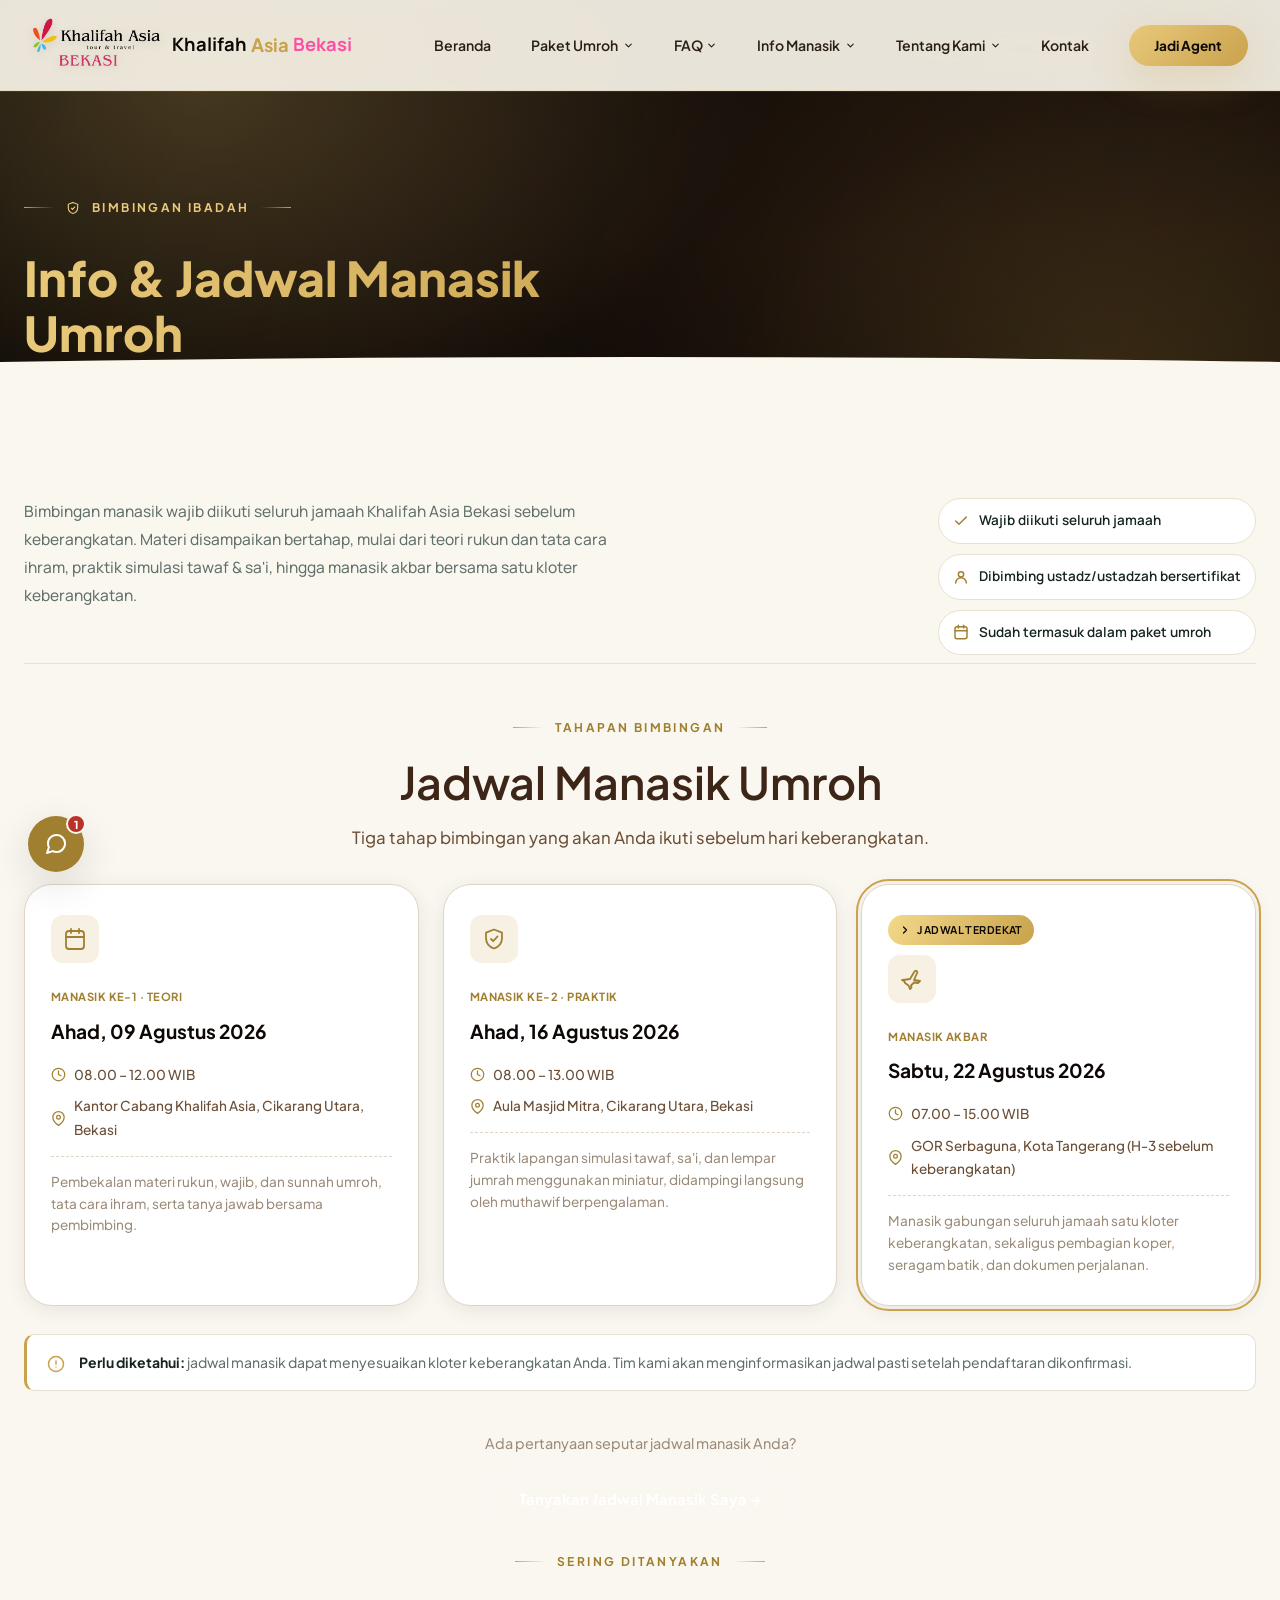
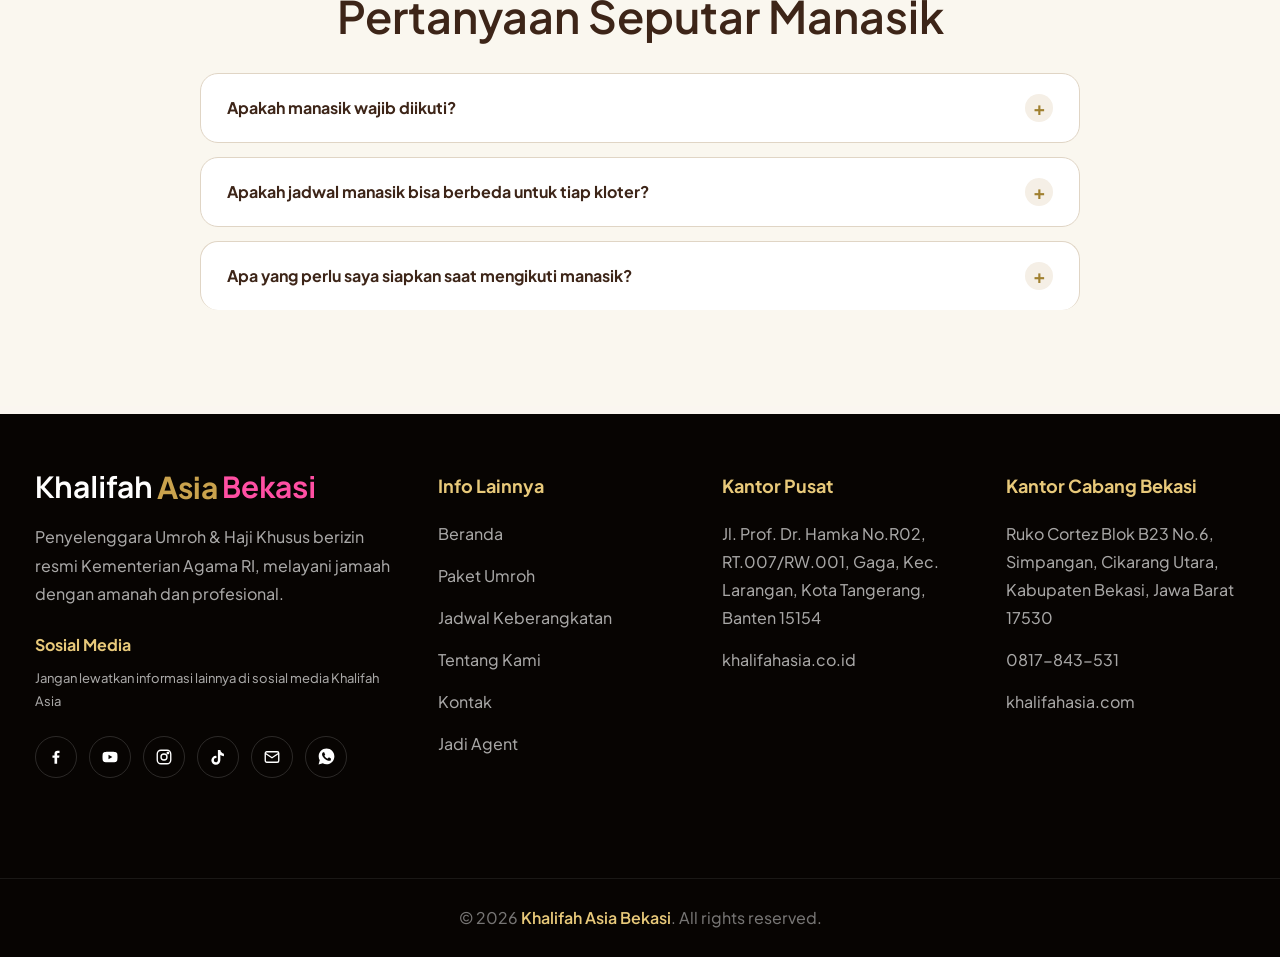
<file: Khalifah/infomanasik.html>
<!doctype html>
<html lang="id">

<head>
    <meta charset="UTF-8" />
    <meta name="viewport" content="width=device-width, initial-scale=1.0" />
    <title>Info & Jadwal Manasik Umroh — Khalifah Asia Bekasi</title>
    <meta name="description"
        content="Jadwal lengkap manasik umroh Khalifah Asia Bekasi: manasik teori, praktik, hingga manasik akbar. Bimbingan ustadz/ustadzah bersertifikat sebelum keberangkatan." />
    <link rel="icon" type="image/png" href="Image/Khalifah Bekasi.png" />
    <link rel="apple-touch-icon" href="Image/Khalifah Bekasi.png" />
    <link rel="preconnect" href="https://fonts.googleapis.com" />
    <link rel="preconnect" href="https://fonts.gstatic.com" crossorigin />
    <link
        href="https://fonts.googleapis.com/css2?family=Plus+Jakarta+Sans:wght@300;400;500;600;700;800&family=Manrope:wght@200;300;400;500;600;700;800&display=swap"
        rel="stylesheet">
    <link rel="stylesheet" type="text/css" href="style.css" />

    <!-- Styling khusus halaman Info Manasik (scoped dengan prefix "im-" agar tidak bentrok dengan style.css) -->
    <style>
        .im-scope {
            --im-primary: var(--gold-deep, #a08030);
            --im-primary-dark: var(--ink, #0d0805);
            --im-gold: #c9a24b;
            --im-cream: #faf7ef;
            --im-ink: #17251f;
            --im-muted: #5f6f6a;
            --im-line: #e7e1d2;
        }

        /* ---------- Page Hero / Breadcrumb ----------
           Background foto + overlay premium kini memakai komponen
           bersama .page-header / .page-header-carousel (lihat style.css)
           agar seirama dengan halaman Kontak. Sisa style di bawah ini
           hanya menata breadcrumb & footer lengkung krem di bawah hero. */
        .im-pagehero-curve {
            position: absolute;
            left: 50%;
            bottom: -1px;
            width: 220%;
            height: 90px;
            background: var(--im-cream);
            border-radius: 50% 50% 0 0;
            transform: translateX(-50%);
            z-index: 1;
            pointer-events: none;
        }

        /* ---------- Page Hero Video Background (seirama dengan hero video di Beranda/Agent/Tentang) ---------- */
        .page-header-video-bg {
            position: absolute;
            inset: 0;
            overflow: hidden;
        }

        .page-header-video {
            position: absolute;
            inset: 0;
            width: 100%;
            height: 100%;
            object-fit: cover;
            opacity: 0;
            transition: opacity 1.2s var(--ease-out);
        }

        .page-header-video.is-active {
            opacity: 1;
        }

        .im-breadcrumb {
            display: flex;
            align-items: center;
            gap: 8px;
            font-family: 'Manrope', sans-serif;
            font-size: 13px;
            font-weight: 600;
            letter-spacing: .02em;
            color: rgba(255, 255, 255, .68);
            margin-bottom: 18px;
        }

        /* Breadcrumb kosong (tidak ada isi link) -- sembunyikan agar judul "Info & Jadwal
           Manasik Umroh" tidak ikut turun oleh margin kosongnya, biar posisinya lebih pas di mata. */
        .im-breadcrumb:empty {
            display: none;
            margin-bottom: 0;
        }

        .im-breadcrumb a {
            color: rgba(255, 255, 255, .68);
            text-decoration: none;
            transition: color .2s ease;
        }

        .im-breadcrumb a:hover {
            color: #fff;
        }

        .im-breadcrumb span[aria-current] {
            color: var(--im-gold);
        }

        /* ---------- Intro ringkas ---------- */
        .im-intro {
            background: var(--im-cream);
            padding: 8px 0 8px;
        }

        .im-intro-row {
            display: flex;
            flex-wrap: wrap;
            gap: 40px;
            align-items: flex-start;
            padding: 44px 0 8px;
            border-bottom: 1px solid var(--im-line);
        }

        .im-intro-text {
            flex: 1 1 420px;
        }

        .im-intro-text p {
            font-family: 'Manrope', sans-serif;
            font-size: 15.5px;
            line-height: 1.8;
            color: var(--im-muted);
            max-width: 620px;
            margin: 0;
        }

        .im-intro-chips {
            flex: 0 0 auto;
            display: flex;
            flex-direction: column;
            gap: 10px;
            min-width: 240px;
        }

        .im-chip {
            display: flex;
            align-items: center;
            gap: 10px;
            font-family: 'Manrope', sans-serif;
            font-size: 13.5px;
            font-weight: 600;
            color: var(--im-ink);
            background: #fff;
            border: 1px solid var(--im-line);
            padding: 10px 14px;
            border-radius: 999px;
        }

        .im-chip svg {
            flex-shrink: 0;
            color: var(--im-primary);
        }

        /* ---------- Catatan / note bar ringkas ---------- */
        .im-note {
            display: flex;
            align-items: center;
            gap: 14px;
            background: #fff;
            border: 1px solid var(--im-line);
            border-left: 3px solid var(--im-gold);
            border-radius: 10px;
            padding: 16px 20px;
            font-family: 'Manrope', sans-serif;
            font-size: 14px;
            line-height: 1.6;
            color: var(--im-muted);
        }

        .im-note svg {
            flex-shrink: 0;
            color: var(--im-gold);
            margin-top: 2px;
        }

        .im-note strong {
            color: var(--im-ink);
        }

        /* ---------- Mini FAQ ---------- */
        .im-faq-section {
            background: var(--im-cream);
            padding: 12px 0 96px;
        }

        /* ---------- Badge "Jadwal Terdekat" ---------- */
        .im-scope .manasik-card[data-manasik-next="true"] {
            outline: 2px solid var(--im-gold);
            outline-offset: 3px;
        }

        .im-badge-next {
            display: inline-flex;
            align-items: center;
            gap: 6px;
            font-family: 'Manrope', sans-serif;
            font-size: 11px;
            font-weight: 700;
            letter-spacing: .04em;
            text-transform: uppercase;
            color: var(--im-primary-dark);
            background: linear-gradient(120deg, #f3d98b, var(--im-gold));
            padding: 5px 11px;
            border-radius: 999px;
            margin-bottom: 10px;
        }

        .im-badge-next svg {
            flex-shrink: 0;
        }

        @media (max-width: 720px) {
            .im-intro-row {
                gap: 22px;
            }
        }
    </style>
</head>

<body class="im-scope">
    <!-- HEADER -->
    <header class="header" id="header">
        <nav class="nav-main">
            <a href="index.html" class="logo">
                <img src="Image/Khalifah Bekasi.png" alt="Khalifah Asia Bekasi" class="logo-img" />
                <span class="logo-text">
                    Khalifah
                    <span>Asia</span>
                    <span class="logo-text-bekasi">Bekasi</span>
                </span>
            </a>

            <ul class="nav-links">
                <li><a href="index.html" class="nav-link">Beranda</a></li>
                <li class="nav-item-dropdown">
                    <a href="index.html#paket" class="nav-link">
                        Paket Umroh
                        <svg class="nav-caret" width="11" height="11" viewBox="0 0 24 24" fill="none"
                            stroke="currentColor" stroke-width="2.5" stroke-linecap="round" stroke-linejoin="round">
                            <path d="M6 9l6 6 6-6" />
                        </svg>
                    </a>

                    <ul class="nav-dropdown">
                        <li><a href="index.html#paket">Semua Paket Umroh</a></li>
                        <li><a href="index.html#paket-thaif">Umroh Plus Thaif</a></li>
                        <li><a href="index.html#jadwal">Jadwal Keberangkatan</a></li>
                    </ul>
                </li>
                <li><a href="index.html#faq" class="nav-link">FAQ</a>
                    <svg class="nav-caret" width="11" height="11" viewBox="0 0 24 24" fill="none" stroke="currentColor"
                        stroke-width="2.5" stroke-linecap="round" stroke-linejoin="round">
                        <path d="M6 9l6 6 6-6" />
                    </svg>
                </li>
                <li class="nav-item-dropdown">
                    <a href="infomanasik.html" class="nav-link">
                        Info Manasik
                        <svg class="nav-caret" width="11" height="11" viewBox="0 0 24 24" fill="none"
                            stroke="currentColor" stroke-width="2.5" stroke-linecap="round" stroke-linejoin="round">
                            <path d="M6 9l6 6 6-6" />
                        </svg>
                    </a>
                    <ul class="nav-dropdown">
                        <li><a href="infomanasik.html">Terdekat: <span data-manasik-next>Memuat jadwal...</span></a>
                        </li>
                        <li><a href="infomanasik.html">Lihat Semua Jadwal Manasik →</a></li>
                    </ul>
                </li>
                <li class="nav-item-dropdown">
                    <a href="tentang.html" class="nav-link">
                        Tentang Kami
                        <svg class="nav-caret" width="11" height="11" viewBox="0 0 24 24" fill="none"
                            stroke="currentColor" stroke-width="2.5" stroke-linecap="round" stroke-linejoin="round">
                            <path d="M6 9l6 6 6-6" />
                        </svg>
                    </a>
                    <ul class="nav-dropdown">
                        <li><a href="tentang.html#profil">Profil Perusahaan</a></li>
                        <li><a href="tentang.html#visi">Visi</a></li>
                        <li><a href="tentang.html#misi">Misi</a></li>
                        <li><a href="tentang.html#pemandu">Profil Pemandu</a></li>
                    </ul>
                </li>
                <li><a href="kontak.html" class="nav-link">Kontak</a></li>
                <li><a href="agent.html" class="nav-cta">Jadi Agent</a></li>
            </ul>

            <button class="hamburger" id="hamburger" aria-label="Buka menu" aria-expanded="false">
                <span></span><span></span><span></span>
            </button>
        </nav>
    </header>

    <div class="mobile-overlay" id="mobileOverlay"></div>
    <div class="mobile-drawer" id="mobileDrawer">
        <ul>
            <li><a href="index.html">Beranda</a></li>
            <li><a href="index.html#paket">Paket Umroh</a></li>
            <li>
                <ul class="mobile-submenu">
                    <li><a href="index.html#paket">↳ Semua Paket Umroh</a></li>
                    <li><a href="index.html#paket-thaif">↳ Umroh Plus Thaif</a></li>
                    <li><a href="index.html#jadwal">↳ Jadwal Keberangkatan</a></li>
                </ul>
            </li>
            <li><a href="index.html#faq">FAQ</a></li>
            <li><a href="infomanasik.html">Info Manasik</a></li>
            <li>
                <ul class="mobile-submenu">
                    <li><a href="infomanasik.html">↳ Terdekat: <span data-manasik-next>Memuat jadwal...</span></a></li>
                </ul>
            </li>
            <li><a href="tentang.html">Tentang Kami</a></li>
            <li>
                <ul class="mobile-submenu">
                    <li><a href="tentang.html#profil">↳ Profil Perusahaan</a></li>
                    <li><a href="tentang.html#visi">↳ Visi</a></li>
                    <li><a href="tentang.html#misi">↳ Misi</a></li>
                    <li><a href="tentang.html#pemandu">↳ Profil Pemandu</a></li>
                </ul>
            </li>
            <li><a href="kontak.html">Kontak</a></li>
            <li><a href="agent.html" class="nav-cta-mobile">Jadi Agent</a></li>
            <li><a href="https://wa.me/62817843531" data-wa-trigger="footer">Kontak WhatsApp</a></li>
        </ul>
    </div>

    <!-- ================= PAGE HEADER ================= -->
    <section class="page-header">
        <div class="page-header-carousel page-header-video-bg" id="heroCarousel">
            <video class="page-header-video page-header-video-a" autoplay muted playsinline loop></video>
            <video class="page-header-video page-header-video-b" muted playsinline loop></video>
        </div>
        <div class="page-header-overlay"></div>
        <div class="page-header-bg"></div>
        <div class="container">
            <div class="page-header-inner reveal">
                <nav class="im-breadcrumb" aria-label="Breadcrumb">
                </nav>
                <span class="section-eyebrow">
                    <svg width="14" height="14" viewBox="0 0 24 24" fill="none" stroke="currentColor" stroke-width="2">
                        <path d="M12 2.5l8 3.2v5.3c0 5-3.4 8.9-8 10.5-4.6-1.6-8-5.5-8-10.5V5.7z" />
                        <path d="M9 12l2.2 2.2L15.5 9.5" />
                    </svg>
                    Bimbingan Ibadah
                </span>
                <h1 class="page-header-title-gold">Info &amp; Jadwal Manasik Umroh</h1>
            </div>
        </div>
        <div class="im-pagehero-curve"></div>
    </section>

    <!-- ================= INTRO RINGKAS ================= -->
    <section class="im-intro">
        <div class="container">
            <div class="im-intro-row reveal">
                <div class="im-intro-text">
                    <p>Bimbingan manasik wajib diikuti seluruh jamaah Khalifah Asia Bekasi sebelum keberangkatan.
                        Materi disampaikan bertahap, mulai dari teori rukun dan tata cara ihram, praktik simulasi
                        tawaf &amp; sa'i, hingga manasik akbar bersama satu kloter keberangkatan.</p>
                </div>
                <div class="im-intro-chips">
                    <div class="im-chip">
                        <svg width="16" height="16" viewBox="0 0 24 24" fill="none" stroke="currentColor"
                            stroke-width="2.2" stroke-linecap="round" stroke-linejoin="round">
                            <path d="M4 12l5 5L20 6" />
                        </svg>
                        Wajib diikuti seluruh jamaah
                    </div>
                    <div class="im-chip">
                        <svg width="16" height="16" viewBox="0 0 24 24" fill="none" stroke="currentColor"
                            stroke-width="2.2" stroke-linecap="round" stroke-linejoin="round">
                            <circle cx="12" cy="8" r="4" />
                            <path d="M4 21c0-4.4 3.6-8 8-8s8 3.6 8 8" />
                        </svg>
                        Dibimbing ustadz/ustadzah bersertifikat
                    </div>
                    <div class="im-chip">
                        <svg width="16" height="16" viewBox="0 0 24 24" fill="none" stroke="currentColor"
                            stroke-width="2.2" stroke-linecap="round" stroke-linejoin="round">
                            <rect x="3" y="4" width="18" height="18" rx="3" />
                            <line x1="16" y1="2" x2="16" y2="6" />
                            <line x1="8" y1="2" x2="8" y2="6" />
                            <line x1="3" y1="10" x2="21" y2="10" />
                        </svg>
                        Sudah termasuk dalam paket umroh
                    </div>
                </div>
            </div>
        </div>
    </section>
    <!-- ================= JADWAL MANASIK ================= -->
    <section class="section manasik-section" id="jadwal-manasik">
        <div class="container">
            <div class="section-head reveal">
                <span class="section-eyebrow">Tahapan Bimbingan</span>
                <h2>Jadwal Manasik Umroh</h2>
                <p>Tiga tahap bimbingan yang akan Anda ikuti sebelum hari keberangkatan.</p>
            </div>

            <div class="manasik-grid">
                <div class="manasik-card reveal reveal-delay-1" data-manasik-date="2026-08-09T08:00:00+07:00">
                    <div class="manasik-icon">
                        <svg width="24" height="24" viewBox="0 0 24 24" fill="none" stroke="currentColor"
                            stroke-width="1.8" stroke-linecap="round" stroke-linejoin="round">
                            <rect x="3" y="4" width="18" height="18" rx="3" />
                            <line x1="16" y1="2" x2="16" y2="6" />
                            <line x1="8" y1="2" x2="8" y2="6" />
                            <line x1="3" y1="10" x2="21" y2="10" />
                        </svg>
                    </div>
                    <span class="manasik-tag">Manasik Ke-1 · Teori</span>
                    <h3>Ahad, 09 Agustus 2026</h3>
                    <div class="manasik-detail">
                        <svg width="15" height="15" viewBox="0 0 24 24" fill="none" stroke="currentColor"
                            stroke-width="2" stroke-linecap="round" stroke-linejoin="round">
                            <circle cx="12" cy="12" r="10" />
                            <polyline points="12 6 12 12 16 14" />
                        </svg>
                        08.00 – 12.00 WIB
                    </div>
                    <div class="manasik-detail">
                        <svg width="15" height="15" viewBox="0 0 24 24" fill="none" stroke="currentColor"
                            stroke-width="2" stroke-linecap="round" stroke-linejoin="round">
                            <path d="M21 10c0 7-9 13-9 13s-9-6-9-13a9 9 0 0 1 18 0z" />
                            <circle cx="12" cy="10" r="3" />
                        </svg>
                        Kantor Cabang Khalifah Asia, Cikarang Utara, Bekasi
                    </div>
                    <p class="manasik-desc">Pembekalan materi rukun, wajib, dan sunnah umroh, tata cara ihram,
                        serta tanya jawab bersama pembimbing.</p>
                </div>

                <div class="manasik-card reveal reveal-delay-2" data-manasik-date="2026-08-16T08:00:00+07:00">
                    <div class="manasik-icon">
                        <svg width="24" height="24" viewBox="0 0 24 24" fill="none" stroke="currentColor"
                            stroke-width="1.8" stroke-linecap="round" stroke-linejoin="round">
                            <path d="M12 2.5l8 3.2v5.3c0 5-3.4 8.9-8 10.5-4.6-1.6-8-5.5-8-10.5V5.7z" />
                            <path d="M9 12l2.2 2.2L15.5 9.5" />
                        </svg>
                    </div>
                    <span class="manasik-tag">Manasik Ke-2 · Praktik</span>
                    <h3>Ahad, 16 Agustus 2026</h3>
                    <div class="manasik-detail">
                        <svg width="15" height="15" viewBox="0 0 24 24" fill="none" stroke="currentColor"
                            stroke-width="2" stroke-linecap="round" stroke-linejoin="round">
                            <circle cx="12" cy="12" r="10" />
                            <polyline points="12 6 12 12 16 14" />
                        </svg>
                        08.00 – 13.00 WIB
                    </div>
                    <div class="manasik-detail">
                        <svg width="15" height="15" viewBox="0 0 24 24" fill="none" stroke="currentColor"
                            stroke-width="2" stroke-linecap="round" stroke-linejoin="round">
                            <path d="M21 10c0 7-9 13-9 13s-9-6-9-13a9 9 0 0 1 18 0z" />
                            <circle cx="12" cy="10" r="3" />
                        </svg>
                        Aula Masjid Mitra, Cikarang Utara, Bekasi
                    </div>
                    <p class="manasik-desc">Praktik lapangan simulasi tawaf, sa'i, dan lempar jumrah menggunakan
                        miniatur, didampingi langsung oleh muthawif berpengalaman.</p>
                </div>

                <div class="manasik-card reveal reveal-delay-3" data-manasik-date="2026-08-22T07:00:00+07:00">
                    <div class="manasik-icon">
                        <svg width="24" height="24" viewBox="0 0 24 24" fill="none" stroke="currentColor"
                            stroke-width="1.8" stroke-linecap="round" stroke-linejoin="round">
                            <path
                                d="M3 13l7-1 4.5-7.5a1.5 1.5 0 0 1 2.6 1.5L14 13l6 1-2 2-4-.5-3 3 .5 2-1.5 1.5-1.5-3.5L5 16l-.5-1.5L2 13z" />
                        </svg>
                    </div>
                    <span class="manasik-tag">Manasik Akbar</span>
                    <h3>Sabtu, 22 Agustus 2026</h3>
                    <div class="manasik-detail">
                        <svg width="15" height="15" viewBox="0 0 24 24" fill="none" stroke="currentColor"
                            stroke-width="2" stroke-linecap="round" stroke-linejoin="round">
                            <circle cx="12" cy="12" r="10" />
                            <polyline points="12 6 12 12 16 14" />
                        </svg>
                        07.00 – 15.00 WIB
                    </div>
                    <div class="manasik-detail">
                        <svg width="15" height="15" viewBox="0 0 24 24" fill="none" stroke="currentColor"
                            stroke-width="2" stroke-linecap="round" stroke-linejoin="round">
                            <path d="M21 10c0 7-9 13-9 13s-9-6-9-13a9 9 0 0 1 18 0z" />
                            <circle cx="12" cy="10" r="3" />
                        </svg>
                        GOR Serbaguna, Kota Tangerang (H-3 sebelum keberangkatan)
                    </div>
                    <p class="manasik-desc">Manasik gabungan seluruh jamaah satu kloter keberangkatan, sekaligus
                        pembagian koper, seragam batik, dan dokumen perjalanan.</p>
                </div>
            </div>

            <div class="im-note reveal" style="margin-top:28px;">
                <svg width="18" height="18" viewBox="0 0 24 24" fill="none" stroke="currentColor" stroke-width="2"
                    stroke-linecap="round" stroke-linejoin="round">
                    <circle cx="12" cy="12" r="10" />
                    <line x1="12" y1="8" x2="12" y2="12" />
                    <line x1="12" y1="16" x2="12.01" y2="16" />
                </svg>
                <span><strong>Perlu diketahui:</strong> jadwal manasik dapat menyesuaikan kloter keberangkatan Anda.
                    Tim kami akan menginformasikan jadwal pasti setelah pendaftaran dikonfirmasi.</span>
            </div>

            <div class="manasik-cta reveal">
                <p>Ada pertanyaan seputar jadwal manasik Anda?</p>
                <a href="https://wa.me/62817843531" class="btn btn-outline btn-shine" data-wa-trigger="manasik">Tanyakan
                    Jadwal Manasik Saya →</a>
            </div>
        </div>
    </section>
    <!-- ================= MINI FAQ MANASIK ================= -->
    <section class="im-faq-section">
        <div class="container">
            <div class="section-head reveal">
                <span class="section-eyebrow">Sering Ditanyakan</span>
                <h2>Pertanyaan Seputar Manasik</h2>
            </div>
            <div class="faq-list reveal">
                <details class="faq-item">
                    <summary>Apakah manasik wajib diikuti?</summary>
                    <div class="faq-answer">Ya. Manasik wajib diikuti seluruh jamaah agar memahami rukun, wajib,
                        dan sunnah umroh sebelum berangkat, sehingga ibadah dapat dilaksanakan dengan lebih tenang
                        dan sesuai tuntunan.</div>
                </details>
                <details class="faq-item">
                    <summary>Apakah jadwal manasik bisa berbeda untuk tiap kloter?</summary>
                    <div class="faq-answer">Bisa. Jadwal dapat menyesuaikan tanggal keberangkatan masing-masing
                        kloter. Tim kami akan menginformasikan jadwal pasti Anda melalui WhatsApp setelah
                        pendaftaran dikonfirmasi.</div>
                </details>
                <details class="faq-item">
                    <summary>Apa yang perlu saya siapkan saat mengikuti manasik?</summary>
                    <div class="faq-answer">Cukup kenakan pakaian yang nyaman dan bawa alat tulis untuk mencatat
                        materi. Informasi perlengkapan tambahan, jika diperlukan, akan disampaikan pembimbing
                        sebelum sesi dimulai.</div>
                </details>
            </div>
        </div>
    </section>

    <!-- ================= FOOTER ================= -->
    <footer class="footer">
        <div class="footer-container">
            <div class="footer-grid">

                <div class="footer-brand">
                    <div class="logo-text">
                        Khalifah <span>Asia</span>
                        <span class="logo-text-bekasi">Bekasi</span>
                    </div>

                    <p>
                        Penyelenggara Umroh & Haji Khusus berizin resmi Kementerian Agama RI, melayani jamaah dengan
                        amanah dan profesional.
                    </p>

                    <h4 class="footer-social-title">Sosial Media</h4>
                    <p class="footer-social-desc">Jangan lewatkan informasi lainnya di sosial media Khalifah Asia</p>
                    <div class="footer-social">
                        <a href="https://www.facebook.com/khalifahasiabekasi" target="_blank" rel="noopener noreferrer"
                            aria-label="Facebook Khalifah Asia">
                            <svg width="18" height="18" viewBox="0 0 24 24" fill="currentColor">
                                <path
                                    d="M13.5 21v-8h2.7l.4-3.1h-3.1V8c0-.9.25-1.5 1.55-1.5h1.65V3.7C15.9 3.6 15 3.5 13.9 3.5c-2.3 0-3.9 1.4-3.9 4v2.4H7.3v3.1h2.7v8h3.5z" />
                            </svg>
                        </a>
                        <a href="https://www.youtube.com/@khalifahasiabekasi" target="_blank" rel="noopener noreferrer"
                            aria-label="YouTube Khalifah Asia">
                            <svg width="18" height="18" viewBox="0 0 24 24" fill="currentColor">
                                <path
                                    d="M22 12s0-3.2-.4-4.7c-.24-.87-.93-1.56-1.8-1.8C18.2 5 12 5 12 5s-6.2 0-7.8.5c-.87.24-1.56.93-1.8 1.8C2 8.8 2 12 2 12s0 3.2.4 4.7c.24.87.93 1.56 1.8 1.8C5.8 19 12 19 12 19s6.2 0 7.8-.5c.87-.24 1.56-.93 1.8-1.8.4-1.5.4-4.7.4-4.7zM10 15V9l5.2 3-5.2 3z" />
                            </svg>
                        </a>
                        <a href="https://www.instagram.com/khalifahasiabekasi" target="_blank" rel="noopener noreferrer"
                            aria-label="Instagram Khalifah Asia">
                            <svg width="18" height="18" viewBox="0 0 24 24" fill="none" stroke="currentColor"
                                stroke-width="1.8">
                                <rect x="3" y="3" width="18" height="18" rx="5" />
                                <circle cx="12" cy="12" r="4" />
                                <circle cx="17.2" cy="6.8" r="1" />
                            </svg>
                        </a>
                        <a href="https://www.tiktok.com/@khalifahasiabekasi" target="_blank" rel="noopener noreferrer"
                            aria-label="TikTok Khalifah Asia">
                            <svg width="18" height="18" viewBox="0 0 24 24" fill="currentColor">
                                <path
                                    d="M16.6 5.82c-.9-.85-1.46-2.04-1.46-3.32h-3.28v13.7c0 1.5-1.22 2.72-2.72 2.72a2.72 2.72 0 0 1 0-5.44c.27 0 .53.04.78.11V10.5a5.86 5.86 0 0 0-.78-.05A5.99 5.99 0 0 0 3.15 16.4 5.99 5.99 0 0 0 9.14 22.4c3.3 0 5.99-2.68 5.99-5.99V9.36a8.2 8.2 0 0 0 4.78 1.53V7.6a4.85 4.85 0 0 1-3.31-1.78z" />
                            </svg>
                        </a>
                        <a href="mailto:info@khalifahasia.co.id" data-email-trigger="true"
                            aria-label="Email Khalifah Asia">
                            <svg width="18" height="18" viewBox="0 0 24 24" fill="none" stroke="currentColor"
                                stroke-width="1.8">
                                <rect x="3" y="5" width="18" height="14" rx="2" />
                                <path d="M3 7l9 6 9-6" />
                            </svg>
                        </a>
                        <a href="https://wa.me/62817843531" data-wa-trigger="footer"
                            aria-label="WhatsApp Khalifah Asia">
                            <svg width="19" height="19" viewBox="0 0 24 24" fill="currentColor">
                                <path
                                    d="M12.04 2C6.58 2 2.13 6.45 2.13 11.91c0 1.75.46 3.46 1.32 4.96L2 22l5.28-1.39a9.9 9.9 0 0 0 4.76 1.21h.01c5.46 0 9.9-4.45 9.9-9.91C21.96 6.45 17.5 2 12.04 2zm5.8 14.02c-.24.68-1.4 1.3-1.93 1.38-.5.08-1.12.11-1.8-.11-.42-.13-.95-.31-1.64-.6-2.88-1.24-4.76-4.15-4.9-4.34-.14-.19-1.17-1.56-1.17-2.97 0-1.41.74-2.1 1-2.39.26-.29.57-.36.76-.36h.55c.18 0 .41-.07.64.49.24.58.81 2 .88 2.14.07.14.11.31.02.5-.09.19-.14.31-.28.47-.14.16-.29.36-.42.48-.14.14-.28.29-.12.56.16.27.71 1.17 1.53 1.9 1.05.94 1.94 1.23 2.21 1.37.27.14.43.11.59-.07.16-.18.68-.79.86-1.06.18-.27.36-.22.6-.13.24.09 1.55.73 1.82.86.27.13.45.2.51.31.07.11.07.63-.17 1.31z" />
                            </svg>
                        </a>
                    </div>
                </div>

                <div class="footer-col">
                    <h4>Info Lainnya</h4>
                    <ul>
                        <li><a href="index.html">Beranda</a></li>
                        <li><a href="index.html#paket">Paket Umroh</a></li>
                        <li><a href="index.html#jadwal">Jadwal Keberangkatan</a></li>
                        <li><a href="tentang.html">Tentang Kami</a></li>
                        <li><a href="kontak.html">Kontak</a></li>
                        <li><a href="agent.html">Jadi Agent</a></li>
                    </ul>
                </div>

                <div class="footer-col">
                    <h4>Kantor Pusat</h4>
                    <ul>
                        <li>
                            Jl. Prof. Dr. Hamka No.R02, RT.007/RW.001, Gaga, Kec. Larangan, Kota Tangerang, Banten
                            15154
                        </li>
                        <li><a href="https://khalifahasia.co.id/" target="_blank"
                                rel="noopener noreferrer">khalifahasia.co.id</a></li>
                    </ul>
                </div>

                <div class="footer-col">
                    <h4>Kantor Cabang Bekasi</h4>
                    <ul>
                        <li>
                            Ruko Cortez Blok B23 No.6, Simpangan, Cikarang Utara, Kabupaten Bekasi, Jawa Barat 17530
                        </li>
                        <li><a href="https://wa.me/62817843531" target="_blank"
                                rel="noopener noreferrer">0817-843-531</a></li>
                        <li><a href="https://khalifahasia.com/" target="_blank"
                                rel="noopener noreferrer">khalifahasia.com</a></li>
                    </ul>
                </div>

            </div>
        </div>

        <div class="footer-bottom">
            © 2026 <span>Khalifah Asia Bekasi</span>. All rights reserved.
        </div>
    </footer>

    <!-- ================= MODAL: FORM BIODATA WHATSAPP ================= -->
    <div class="wa-modal-overlay" id="waModalOverlay">
        <div class="wa-modal" role="dialog" aria-modal="true" aria-labelledby="waModalTitle">
            <div class="wa-modal-header">
                <button type="button" class="wa-modal-close" id="waModalClose" aria-label="Tutup form">×</button>
                <div class="wa-modal-icon">
                    <svg width="26" height="26" viewBox="0 0 24 24" fill="currentColor">
                        <path
                            d="M12.04 2C6.58 2 2.13 6.45 2.13 11.91c0 1.75.46 3.46 1.32 4.96L2 22l5.28-1.39a9.9 9.9 0 0 0 4.76 1.21h.01c5.46 0 9.9-4.45 9.9-9.91C21.96 6.45 17.5 2 12.04 2zm5.8 14.02c-.24.68-1.4 1.3-1.93 1.38-.5.08-1.12.11-1.8-.11-.42-.13-.95-.31-1.64-.6-2.88-1.24-4.76-4.15-4.9-4.34-.14-.19-1.17-1.56-1.17-2.97 0-1.41.74-2.1 1-2.39.26-.29.57-.36.76-.36h.55c.18 0 .41-.07.64.49.24.58.81 2 .88 2.14.07.14.11.31.02.5-.09.19-.14.31-.28.47-.14.16-.29.36-.42.48-.14.14-.28.29-.12.56.16.27.71 1.17 1.53 1.9 1.05.94 1.94 1.23 2.21 1.37.27.14.43.11.59-.07.16-.18.68-.79.86-1.06.18-.27.36-.22.6-.13.24.09 1.55.73 1.82.86.27.13.45.2.51.31.07.11.07.63-.17 1.31z" />
                    </svg>
                </div>
                <h3 id="waModalTitle">Isi Data Diri Anda</h3>
                <p class="wa-modal-sub" id="waModalSub">Lengkapi data berikut agar tim kami dapat membantu Anda
                    dengan lebih baik.</p>
            </div>

            <div class="wa-modal-scroll">
                <form id="waBiodataForm" novalidate>

                    <div class="wa-section-title">
                        <span class="num">1</span>
                        <span class="label">Data Diri</span>
                    </div>
                    <div class="wa-form-grid">
                        <div class="wa-field">
                            <label for="waNama">Nama Lengkap</label>
                            <div class="wa-input-wrap">
                                <svg class="wa-field-icon" width="16" height="16" viewBox="0 0 24 24" fill="none"
                                    stroke="currentColor" stroke-width="2" stroke-linecap="round"
                                    stroke-linejoin="round">
                                    <circle cx="12" cy="8" r="4" />
                                    <path d="M4 21c0-4.4 3.6-8 8-8s8 3.6 8 8" />
                                </svg>
                                <input type="text" id="waNama" name="nama" placeholder="Contoh: Ahmad Fauzi"
                                    autocomplete="name" />
                            </div>
                            <span class="wa-error" id="errWaNama"></span>
                        </div>
                        <div class="wa-field">
                            <label for="waPhone">Nomor WhatsApp Aktif</label>
                            <div class="wa-input-wrap">
                                <svg class="wa-field-icon" width="16" height="16" viewBox="0 0 24 24" fill="none"
                                    stroke="currentColor" stroke-width="2" stroke-linecap="round"
                                    stroke-linejoin="round">
                                    <path
                                        d="M22 16.92v3a2 2 0 0 1-2.18 2 19.79 19.79 0 0 1-8.63-3.07 19.5 19.5 0 0 1-6-6 19.79 19.79 0 0 1-3.07-8.67A2 2 0 0 1 4.11 2h3a2 2 0 0 1 2 1.72c.13.96.36 1.9.7 2.81a2 2 0 0 1-.45 2.11L8.09 9.91a16 16 0 0 0 6 6l1.27-1.27a2 2 0 0 1 2.11-.45c.9.34 1.85.57 2.81.7A2 2 0 0 1 22 16.92z" />
                                </svg>
                                <input type="tel" id="waPhone" name="phone" placeholder="Contoh: 081234567890"
                                    autocomplete="tel" />
                            </div>
                            <span class="wa-error" id="errWaPhone"></span>
                        </div>
                        <div class="wa-field">
                            <label for="waEmail">Alamat Email</label>
                            <div class="wa-input-wrap">
                                <svg class="wa-field-icon" width="16" height="16" viewBox="0 0 24 24" fill="none"
                                    stroke="currentColor" stroke-width="2" stroke-linecap="round"
                                    stroke-linejoin="round">
                                    <rect x="3" y="5" width="18" height="14" rx="2" />
                                    <path d="M3 7l9 6 9-6" />
                                </svg>
                                <input type="email" id="waEmail" name="email" placeholder="nama@email.com"
                                    autocomplete="email" />
                            </div>
                            <span class="wa-error" id="errWaEmail"></span>
                        </div>
                        <div class="wa-field">
                            <label for="waKota">Kota Domisili</label>
                            <div class="wa-input-wrap">
                                <svg class="wa-field-icon" width="16" height="16" viewBox="0 0 24 24" fill="none"
                                    stroke="currentColor" stroke-width="2" stroke-linecap="round"
                                    stroke-linejoin="round">
                                    <path d="M21 10c0 7-9 13-9 13s-9-6-9-13a9 9 0 0 1 18 0z" />
                                    <circle cx="12" cy="10" r="3" />
                                </svg>
                                <input type="text" id="waKota" name="kota" placeholder="Contoh: Bekasi"
                                    autocomplete="address-level2" />
                            </div>
                            <span class="wa-error" id="errWaKota"></span>
                        </div>
                    </div>

                    <div class="wa-section-title">
                        <span class="num">2</span>
                        <span class="label">Detail Kebutuhan</span>
                    </div>
                    <div class="wa-form-grid">
                        <div class="wa-field">
                            <label for="waLayanan">Jenis Layanan</label>
                            <div class="wa-input-wrap">
                                <svg class="wa-field-icon" width="16" height="16" viewBox="0 0 24 24" fill="none"
                                    stroke="currentColor" stroke-width="2" stroke-linecap="round"
                                    stroke-linejoin="round">
                                    <rect x="2" y="7" width="20" height="14" rx="2" />
                                    <path d="M16 21V5a2 2 0 0 0-2-2h-4a2 2 0 0 0-2 2v16" />
                                </svg>
                                <select id="waLayanan" name="layanan">
                                    <option value="Konsultasi Paket Umroh">Konsultasi Paket Umroh</option>
                                    <option value="Konsultasi Paket Haji Khusus">Konsultasi Paket Haji Khusus
                                    </option>
                                    <option value="Umroh Plus Thaif">Umroh Plus Thaif</option>
                                    <option value="Pendaftaran Jadi Agent">Pendaftaran Jadi Agent</option>
                                    <option value="Lainnya">Lainnya</option>
                                </select>
                            </div>
                            <span class="wa-error" id="errWaLayanan"></span>
                        </div>
                        <div class="wa-field">
                            <label for="waJumlah">Jumlah Jamaah</label>
                            <div class="wa-input-wrap">
                                <svg class="wa-field-icon" width="16" height="16" viewBox="0 0 24 24" fill="none"
                                    stroke="currentColor" stroke-width="2" stroke-linecap="round"
                                    stroke-linejoin="round">
                                    <path d="M17 21v-2a4 4 0 0 0-4-4H5a4 4 0 0 0-4 4v2" />
                                    <circle cx="9" cy="7" r="4" />
                                    <path d="M23 21v-2a4 4 0 0 0-3-3.87" />
                                    <path d="M16 3.13a4 4 0 0 1 0 7.75" />
                                </svg>
                                <input type="number" id="waJumlah" name="jumlah" min="1" placeholder="Contoh: 2" />
                            </div>
                            <span class="wa-error" id="errWaJumlah"></span>
                        </div>
                        <div class="wa-field full">
                            <label for="waRencana">Rencana Keberangkatan</label>
                            <div class="wa-input-wrap">
                                <svg class="wa-field-icon" width="16" height="16" viewBox="0 0 24 24" fill="none"
                                    stroke="currentColor" stroke-width="2" stroke-linecap="round"
                                    stroke-linejoin="round">
                                    <rect x="3" y="4" width="18" height="18" rx="2" />
                                    <path d="M16 2v4M8 2v4M3 10h18" />
                                </svg>
                                <select id="waRencana" name="rencana">
                                    <option value="Secepatnya (1 bulan)">Secepatnya (1 bulan)</option>
                                    <option value="1–3 bulan ke depan">1–3 bulan ke depan</option>
                                    <option value="3–6 bulan ke depan">3–6 bulan ke depan</option>
                                    <option value="6–12 bulan ke depan">6–12 bulan ke depan</option>
                                    <option value="Belum menentukan">Belum menentukan</option>
                                </select>
                            </div>
                            <span class="wa-error" id="errWaRencana"></span>
                        </div>
                        <div class="wa-field full">
                            <label for="waPesan">Kebutuhan / Pesan Tambahan</label>
                            <div class="wa-input-wrap">
                                <textarea id="waPesan" name="pesan" rows="3" maxlength="300"
                                    placeholder="Contoh: Saya ingin bertanya jadwal manasik untuk kloter Agustus"></textarea>
                            </div>
                            <span class="wa-char-count" id="waCharCount">0/300</span>
                            <span class="wa-error" id="errWaPesan"></span>
                        </div>
                    </div>

                    <div class="wa-trust-note">
                        <svg width="16" height="16" viewBox="0 0 24 24" fill="none" stroke="currentColor"
                            stroke-width="2" stroke-linecap="round" stroke-linejoin="round">
                            <rect x="3" y="11" width="18" height="11" rx="2" />
                            <path d="M7 11V7a5 5 0 0 1 10 0v4" />
                        </svg>
                        <span>Data Anda hanya digunakan untuk keperluan komunikasi ini dan tidak dibagikan ke pihak
                            lain.</span>
                    </div>

                    <button type="submit" class="btn btn-primary wa-modal-submit">
                        Lanjut ke WhatsApp
                        <svg width="16" height="16" viewBox="0 0 24 24" fill="none" stroke="currentColor"
                            stroke-width="2.5" stroke-linecap="round" stroke-linejoin="round">
                            <path d="M5 12h14M13 6l6 6-6 6" />
                        </svg>
                    </button>
                </form>
            </div>
        </div>
    </div>
    <!-- ================= MODAL: EMAIL ================= -->
    <div class="wa-modal-overlay" id="emailModalOverlay">
        <div class="wa-modal" role="dialog" aria-modal="true" aria-labelledby="emailModalTitle"
            style="max-width:440px;">
            <div class="wa-modal-header email-header">
                <button type="button" class="wa-modal-close" id="emailModalClose" aria-label="Tutup">×</button>
                <div class="wa-modal-icon">
                    <svg width="24" height="24" viewBox="0 0 24 24" fill="none" stroke="currentColor"
                        stroke-width="1.8">
                        <rect x="3" y="5" width="18" height="14" rx="2" />
                        <path d="M3 7l9 6 9-6" />
                    </svg>
                </div>
                <h3 id="emailModalTitle">Hubungi via Email</h3>
                <p class="wa-modal-sub">Pilih salah satu cara di bawah untuk mengirim email ke
                    <strong>info@khalifahasia.co.id</strong>
                </p>
            </div>
            <div class="wa-modal-scroll">
                <div class="email-modal-actions">
                    <a href="#" id="mailtoLink" class="btn btn-primary email-action-btn">
                        <svg width="16" height="16" viewBox="0 0 24 24" fill="none" stroke="currentColor"
                            stroke-width="2">
                            <rect x="3" y="5" width="18" height="14" rx="2" />
                            <path d="M3 7l9 6 9-6" />
                        </svg> Buka Aplikasi Email
                    </a>
                    <a href="#" id="gmailWebLink" target="_blank" rel="noopener noreferrer"
                        class="btn email-action-btn btn-secondary">
                        <svg width="16" height="16" viewBox="0 0 24 24" fill="none" stroke="currentColor"
                            stroke-width="2">
                            <path
                                d="M22 12s0-3.2-.4-4.7c-.24-.87-.93-1.56-1.8-1.8C18.2 5 12 5 12 5s-6.2 0-7.8.5c-.87.24-1.56.93-1.8 1.8C2 8.8 2 12 2 12" />
                            <path
                                d="M2 12s0 3.2.4 4.7c.24.87.93 1.56 1.8 1.8C5.8 19 12 19 12 19s6.2 0 7.8-.5c.87-.24 1.56-.93 1.8-1.8.4-1.5.4-4.7.4-4.7" />
                            <path d="M4 5l8 7 8-7" />
                        </svg> Buka Gmail (Browser)
                    </a>
                    <button type="button" class="btn email-action-btn btn-secondary" id="copyEmailBtn">
                        <svg width="16" height="16" viewBox="0 0 24 24" fill="none" stroke="currentColor"
                            stroke-width="2">
                            <rect x="9" y="9" width="13" height="13" rx="2" />
                            <path d="M5 15H4a2 2 0 0 1-2-2V4a2 2 0 0 1 2-2h9a2 2 0 0 1 2 2v1" />
                        </svg>
                        Salin Alamat Email
                    </button>
                    <span class="email-copy-msg" id="emailCopyMsg" aria-live="polite"></span>
                </div>
            </div>
        </div>
    </div>
 
    <button id="backToTop" class="back-to-top" aria-label="Kembali ke atas">
        <svg width="20" height="20" viewBox="0 0 24 24" fill="none" stroke="currentColor" stroke-width="2.2"
            stroke-linecap="round" stroke-linejoin="round">
            <path d="M12 19V5" />
            <path d="M5 12l7-7 7 7" />
        </svg>
    </button>
 
    <!-- ================= LIVE CHAT WIDGET MENGAMBANG ================= -->
    <div class="livechat-widget" id="livechatWidget">
        <div class="livechat-panel" id="livechatPanel" role="dialog" aria-modal="false"
            aria-labelledby="livechatTitle" aria-hidden="true">
            <div class="livechat-panel-header">
                <div class="livechat-avatar">
                    <img src="Image/Khalifah Bekasi.png" alt="Admin Khalifah Asia"
                        onerror="this.style.display='none'" />
                    <span class="livechat-status-dot"></span>
                </div>
                <div>
                    <h4 id="livechatTitle">Admin Khalifah Asia</h4>
                    <span class="livechat-status-text">● Online — biasanya balas dalam beberapa menit</span>
                </div>
                <button type="button" class="livechat-panel-close" id="livechatClose"
                    aria-label="Tutup live chat">×</button>
            </div>
            <div class="livechat-panel-body">
                <div class="livechat-bubble">
                    Assalamu'alaikum! 👋 Ada yang bisa kami bantu seputar manasik atau paket Umroh &amp; Haji Khusus?
                </div>
                <div class="livechat-quick-list">
                    <a class="livechat-quick-item" href="https://wa.me/62817843531" data-wa-trigger="livechat">
                        <span>💰 Tanya harga & jadwal paket</span>
                        <svg width="14" height="14" viewBox="0 0 24 24" fill="none" stroke="currentColor"
                            stroke-width="2.4" stroke-linecap="round" stroke-linejoin="round">
                            <path d="M9 6l6 6-6 6" />
                        </svg>
                    </a>
                    <a class="livechat-quick-item" href="https://wa.me/62817843531" data-wa-trigger="livechat">
                        <span>📋 Cara pendaftaran & syarat dokumen</span>
                        <svg width="14" height="14" viewBox="0 0 24 24" fill="none" stroke="currentColor"
                            stroke-width="2.4" stroke-linecap="round" stroke-linejoin="round">
                            <path d="M9 6l6 6-6 6" />
                        </svg>
                    </a>
                    <a class="livechat-quick-item" href="https://wa.me/62817843531" data-wa-trigger="livechat">
                        <span>🕋 Info jadwal manasik</span>
                        <svg width="14" height="14" viewBox="0 0 24 24" fill="none" stroke="currentColor"
                            stroke-width="2.4" stroke-linecap="round" stroke-linejoin="round">
                            <path d="M9 6l6 6-6 6" />
                        </svg>
                    </a>
                    <a class="livechat-quick-item" href="https://wa.me/62817843531" data-wa-trigger="livechat">
                        <span>🤝 Info jadi Agent</span>
                        <svg width="14" height="14" viewBox="0 0 24 24" fill="none" stroke="currentColor"
                            stroke-width="2.4" stroke-linecap="round" stroke-linejoin="round">
                            <path d="M9 6l6 6-6 6" />
                        </svg>
                    </a>
                </div>
                <a href="https://wa.me/62817843531" class="livechat-cta-btn" data-wa-trigger="livechat">
                    <svg width="17" height="17" viewBox="0 0 24 24" fill="currentColor">
                        <path
                            d="M12.04 2C6.58 2 2.13 6.45 2.13 11.91c0 1.75.46 3.46 1.32 4.96L2 22l5.28-1.39a9.9 9.9 0 0 0 4.76 1.21h.01c5.46 0 9.9-4.45 9.9-9.91C21.96 6.45 17.5 2 12.04 2zm5.8 14.02c-.24.68-1.4 1.3-1.93 1.38-.5.08-1.12.11-1.8-.11-.42-.13-.95-.31-1.64-.6-2.88-1.24-4.76-4.15-4.9-4.34-.14-.19-1.17-1.56-1.17-2.97 0-1.41.74-2.1 1-2.39.26-.29.57-.36.76-.36h.55c.18 0 .41-.07.64.49.24.58.81 2 .88 2.14.07.14.11.31.02.5-.09.19-.14.31-.28.47-.14.16-.29.36-.42.48-.14.14-.28.29-.12.56.16.27.71 1.17 1.53 1.9 1.05.94 1.94 1.23 2.21 1.37.27.14.43.11.59-.07.16-.18.68-.79.86-1.06.18-.27.36-.22.6-.13.24.09 1.55.73 1.82.86.27.13.45.2.51.31.07.11.07.63-.17 1.31z" />
                    </svg>
                    Mulai Chat di WhatsApp
                </a>
            </div>
        </div>
 
        <button type="button" class="livechat-toggle" id="livechatToggle" aria-label="Buka live chat"
            aria-expanded="false">
            <span class="livechat-toggle-badge">1</span>
            <svg class="livechat-icon-chat" width="24" height="24" viewBox="0 0 24 24" fill="none"
                stroke="currentColor" stroke-width="2" stroke-linecap="round" stroke-linejoin="round">
                <path
                    d="M21 11.5a8.38 8.38 0 0 1-.9 3.8 8.5 8.5 0 0 1-7.6 4.7 8.38 8.38 0 0 1-3.8-.9L3 21l1.9-5.7a8.38 8.38 0 0 1-.9-3.8 8.5 8.5 0 0 1 4.7-7.6 8.38 8.38 0 0 1 3.8-.9h.5a8.48 8.48 0 0 1 8 8v.5z" />
            </svg>
            <svg class="livechat-icon-close" width="22" height="22" viewBox="0 0 24 24" fill="none"
                stroke="currentColor" stroke-width="2.4" stroke-linecap="round" stroke-linejoin="round">
                <line x1="18" y1="6" x2="6" y2="18" />
                <line x1="6" y1="6" x2="18" y2="18" />
            </svg>
        </button>
    </div>
 
    <script src="script.js"></script>
    <script>
        // ========== MODAL: FORM BIODATA WHATSAPP (Konsultasi & Footer) ==========
        (function () {
            const waOverlay = document.getElementById('waModalOverlay');
            const waClose = document.getElementById('waModalClose');
            const waForm = document.getElementById('waBiodataForm');
            const waSub = document.getElementById('waModalSub');
            const waTargetNumber = '62817843531';
            const charCountEl = document.getElementById('waCharCount');
 
            const waFields = {
                nama: { input: document.getElementById('waNama'), err: document.getElementById('errWaNama'), label: 'Nama Lengkap' },
                phone: { input: document.getElementById('waPhone'), err: document.getElementById('errWaPhone'), label: 'Nomor WhatsApp' },
                email: { input: document.getElementById('waEmail'), err: document.getElementById('errWaEmail'), label: 'Alamat Email' },
                kota: { input: document.getElementById('waKota'), err: document.getElementById('errWaKota'), label: 'Kota Domisili' },
                layanan: { input: document.getElementById('waLayanan'), err: document.getElementById('errWaLayanan'), label: 'Jenis Layanan' },
                jumlah: { input: document.getElementById('waJumlah'), err: document.getElementById('errWaJumlah'), label: 'Jumlah Jamaah' },
                rencana: { input: document.getElementById('waRencana'), err: document.getElementById('errWaRencana'), label: 'Rencana Keberangkatan' },
                pesan: { input: document.getElementById('waPesan'), err: document.getElementById('errWaPesan'), label: 'Kebutuhan / Pesan Tambahan' }
            };
 
            let waContext = 'konsultasi';
            let lastFocusedEl = null;
 
            function openWaModal(context) {
                waContext = context;
                waSub.textContent = context === 'footer' ?
                    'Lengkapi data berikut untuk memulai chat pribadi dengan tim kami di WhatsApp.' :
                    'Lengkapi data berikut agar tim kami dapat membantu Anda dengan lebih baik.';
                clearWaErrors();
                waForm.reset();
                charCountEl.textContent = '0/300';
                if (waFields.layanan.input) waFields.layanan.input.value = 'Konsultasi Paket Umroh';
                lastFocusedEl = document.activeElement;
                waOverlay.classList.add('active');
                document.body.style.overflow = 'hidden';
                setTimeout(() => waFields.nama.input.focus(), 150);
            }
 
            function closeWaModal() {
                waOverlay.classList.remove('active');
                document.body.style.overflow = '';
                if (lastFocusedEl) lastFocusedEl.focus();
            }
 
            function clearWaErrors() {
                Object.values(waFields).forEach(f => {
                    f.err.textContent = '';
                    f.input.classList.remove('invalid');
                });
            }
 
            function markInvalid(f, message) {
                f.err.textContent = message;
                f.input.classList.add('invalid');
            }
 
            function markValid(f) {
                f.err.textContent = '';
                f.input.classList.remove('invalid');
            }
            function validateWaForm() {
                let valid = true;
                let firstInvalid = null;
 
                Object.values(waFields).forEach(f => {
                    const val = f.input.value.trim();
                    if (!val) {
                        markInvalid(f, `${f.label} wajib diisi.`);
                        valid = false;
                        if (!firstInvalid) firstInvalid = f.input;
                    } else {
                        markValid(f);
                    }
                });
 
                const phoneVal = waFields.phone.input.value.trim();
                if (phoneVal) {
                    const digitsOnly = phoneVal.replace(/[^0-9]/g, '');
                    if (digitsOnly.length < 9) {
                        markInvalid(waFields.phone, 'Nomor WhatsApp tidak valid (minimal 9 digit angka).');
                        valid = false;
                        if (!firstInvalid) firstInvalid = waFields.phone.input;
                    }
                }
 
                const emailVal = waFields.email.input.value.trim();
                if (emailVal) {
                    const emailPattern = /^[^\s@]+@[^\s@]+\.[^\s@]+$/;
                    if (!emailPattern.test(emailVal)) {
                        markInvalid(waFields.email, 'Format email tidak valid.');
                        valid = false;
                        if (!firstInvalid) firstInvalid = waFields.email.input;
                    }
                }
 
                const jumlahVal = waFields.jumlah.input.value.trim();
                if (jumlahVal) {
                    const jumlahNum = parseInt(jumlahVal, 10);
                    if (isNaN(jumlahNum) || jumlahNum < 1) {
                        markInvalid(waFields.jumlah, 'Jumlah jamaah minimal 1 orang.');
                        valid = false;
                        if (!firstInvalid) firstInvalid = waFields.jumlah.input;
                    }
                }
 
                if (firstInvalid) firstInvalid.focus();
                return valid;
            }
 
            waClose.addEventListener('click', closeWaModal);
            waOverlay.addEventListener('click', (e) => {
                if (e.target === waOverlay) closeWaModal();
            });
            document.addEventListener('keydown', (e) => {
                if (e.key === 'Escape' && waOverlay.classList.contains('active')) closeWaModal();
            });
 
            Object.values(waFields).forEach(f => {
                const evt = (f.input.tagName === 'SELECT') ? 'change' : 'input';
                f.input.addEventListener(evt, () => {
                    if (f.input.value.trim()) markValid(f);
                });
            });
 
            waFields.pesan.input.addEventListener('input', () => {
                charCountEl.textContent = `${waFields.pesan.input.value.length}/300`;
            });
 
            waForm.addEventListener('submit', (e) => {
                e.preventDefault();
                if (!validateWaForm()) return;
 
                const nama = waFields.nama.input.value.trim();
                const phone = waFields.phone.input.value.trim();
                const email = waFields.email.input.value.trim();
                const kota = waFields.kota.input.value.trim();
                const layanan = waFields.layanan.input.value.trim();
                const jumlah = waFields.jumlah.input.value.trim();
                const rencana = waFields.rencana.input.value.trim();
                const pesan = waFields.pesan.input.value.trim();
 
                const dataDiri = `Nama: ${nama}\nNo. WhatsApp: ${phone}\nEmail: ${email}\nKota: ${kota}`;
                const detailKebutuhan = `Jenis Layanan: ${layanan}\nJumlah Jamaah: ${jumlah} orang\nRencana Keberangkatan: ${rencana}\nPesan: ${pesan}`;
 
                const pesanTemplate = `Assalamualaikum, perkenalkan saya. Saya ingin berkonsultasi dengan tim Khalifah Asia Bekasi:\n${dataDiri}\n\n${detailKebutuhan}`;
 
                const waUrl = `https://wa.me/${waTargetNumber}?text=${encodeURIComponent(pesanTemplate)}`;
                window.open(waUrl, '_blank', 'noopener,noreferrer');
                closeWaModal();
            });
 
            document.querySelectorAll('[data-wa-trigger]').forEach(btn => {
                btn.addEventListener('click', (e) => {
                    e.preventDefault();
                    openWaModal(btn.dataset.waTrigger);
                });
            });
        })();
 
        // ========== MODAL: EMAIL (Footer) ==========
        (function () {
            const emailOverlay = document.getElementById('emailModalOverlay');
            const emailClose = document.getElementById('emailModalClose');
            const copyBtn = document.getElementById('copyEmailBtn');
            const copyMsg = document.getElementById('emailCopyMsg');
            const gmailLink = document.getElementById('gmailWebLink');
            const mailtoLink = document.getElementById('mailtoLink');
 
            const emailAddress = 'info@khalifahasia.co.id';
            const subject = 'Pertanyaan Seputar Manasik';
            const body = 'Assalamualaikum, saya ingin bertanya seputar jadwal manasik umroh.';
 
            mailtoLink.href = `mailto:${emailAddress}?subject=${encodeURIComponent(subject)}&body=${encodeURIComponent(body)}`;
            gmailLink.href = `https://mail.google.com/mail/?view=cm&fs=1&to=${encodeURIComponent(emailAddress)}&su=${encodeURIComponent(subject)}&body=${encodeURIComponent(body)}`;
 
            let lastFocusedEl = null;
 
            function openEmailModal(e) {
                e.preventDefault();
                lastFocusedEl = document.activeElement;
                emailOverlay.classList.add('active');
                document.body.style.overflow = 'hidden';
            }
 
            function closeEmailModal() {
                emailOverlay.classList.remove('active');
                document.body.style.overflow = '';
                if (lastFocusedEl) lastFocusedEl.focus();
            }
 
            emailClose.addEventListener('click', closeEmailModal);
            emailOverlay.addEventListener('click', (e) => {
                if (e.target === emailOverlay) closeEmailModal();
            });
            document.addEventListener('keydown', (e) => {
                if (e.key === 'Escape' && emailOverlay.classList.contains('active')) closeEmailModal();
            });
 
            copyBtn.addEventListener('click', () => {
                const fallbackCopy = () => {
                    const tmp = document.createElement('input');
                    tmp.value = emailAddress;
                    document.body.appendChild(tmp);
                    tmp.select();
                    try { document.execCommand('copy'); } catch (err) { }
                    document.body.removeChild(tmp);
                    showCopyMsg();
                };
 
                if (navigator.clipboard && navigator.clipboard.writeText) {
                    navigator.clipboard.writeText(emailAddress).then(showCopyMsg).catch(fallbackCopy);
                } else {
                    fallbackCopy();
                }
            });
 
            function showCopyMsg() {
                copyMsg.textContent = 'Alamat email berhasil disalin!';
                setTimeout(() => { copyMsg.textContent = ''; }, 3000);
            }
 
            document.querySelectorAll('[data-email-trigger]').forEach(btn => {
                btn.addEventListener('click', openEmailModal);
            });
        })();

        // ========== HERO VIDEO BACKGROUND ==========
        // Sama persis seperti hero video di Beranda/Agent/Tentang, supaya seirama.
        (function () {
            const videos = [
                "Video Carosel/khalifahasiabekasianimasi.mp4",
                "Video Carosel/hero2masjidnabawi.mp4.mp4",
                "Video Carosel/hero3masjidilharam.mp4.mp4",
                "Video Carosel/hero4jamaahberdoa.mp4.mp4",
                "Video Carosel/hero5kaabah.mp4.mp4"
            ];
            const DURATION = 8000; // 8 detik per video
            const vidA = document.querySelector(".page-header-video-a");
            const vidB = document.querySelector(".page-header-video-b");
            if (!vidA || !vidB || videos.length === 0) return;

            let index = 0;
            let showingA = true;

            function setSource(videoEl, src) {
                videoEl.innerHTML = "";
                const source = document.createElement("source");
                source.src = src;
                source.type = "video/mp4";
                videoEl.appendChild(source);
                videoEl.onerror = () => console.error("Hero video gagal dimuat, cek path:", src);
                source.onerror = () => console.error("Hero video gagal dimuat, cek path:", src);
                videoEl.load();
                videoEl.play().catch((err) => console.warn("Autoplay video hero diblokir/gagal:", src, err));
            }

            setSource(vidA, videos[0]);
            vidA.classList.add("is-active");

            if (videos.length > 1) {
                setInterval(() => {
                    index = (index + 1) % videos.length;
                    const nextVideo = showingA ? vidB : vidA;
                    const currentVideo = showingA ? vidA : vidB;
                    setSource(nextVideo, videos[index]);
                    nextVideo.classList.add("is-active");
                    currentVideo.classList.remove("is-active");
                    showingA = !showingA;
                }, DURATION);
            }
        })();
 
        // ========== HEADER SCROLL ==========
        const header = document.getElementById('header');
        window.addEventListener('scroll', () => {
            if (window.scrollY > 50) {
                header.classList.add('scrolled');
            } else {
                header.classList.remove('scrolled');
            }
        });
 
        // ========== MOBILE MENU ==========
        const hamburger = document.getElementById('hamburger');
        const drawer = document.getElementById('mobileDrawer');
        const overlay = document.getElementById('mobileOverlay');
 
        function toggleMenu() {
            const isOpen = drawer.classList.toggle('active');
            hamburger.classList.toggle('active');
            overlay.classList.toggle('active');
            hamburger.setAttribute('aria-expanded', isOpen);
            document.body.style.overflow = isOpen ? 'hidden' : '';
        }
 
        hamburger.addEventListener('click', toggleMenu);
        overlay.addEventListener('click', toggleMenu);
        drawer.querySelectorAll('a').forEach(a => a.addEventListener('click', toggleMenu));
 
        // ========== SCROLL REVEAL ==========
        const revealElements = document.querySelectorAll('.reveal, .reveal-left, .reveal-right, .reveal-scale');
        const revealObserver = new IntersectionObserver((entries) => {
            entries.forEach(entry => {
                if (entry.isIntersecting) {
                    entry.target.classList.add('visible');
                    revealObserver.unobserve(entry.target);
                }
            });
        }, { threshold: 0.12, rootMargin: '0px 0px -30px 0px' });
        revealElements.forEach(el => revealObserver.observe(el));
 
        // ========== BACK TO TOP ==========
        const backToTop = document.getElementById('backToTop');
        window.addEventListener('scroll', () => {
            if (window.scrollY > 500) {
                backToTop.classList.add('visible');
            } else {
                backToTop.classList.remove('visible');
            }
        });
        backToTop.addEventListener('click', () => {
            window.scrollTo({ top: 0, behavior: 'smooth' });
        });
 
        // ========== LIVE CHAT WIDGET ==========
        (function () {
            const widget = document.getElementById('livechatWidget');
            const toggleBtn = document.getElementById('livechatToggle');
            const closeBtn = document.getElementById('livechatClose');
            const panel = document.getElementById('livechatPanel');
            if (!widget || !toggleBtn) return;
 
            function openChat() {
                widget.classList.add('open');
                toggleBtn.setAttribute('aria-expanded', 'true');
                if (panel) panel.setAttribute('aria-hidden', 'false');
            }
 
            function closeChat() {
                widget.classList.remove('open');
                toggleBtn.setAttribute('aria-expanded', 'false');
                if (panel) panel.setAttribute('aria-hidden', 'true');
            }
 
            toggleBtn.addEventListener('click', function () {
                widget.classList.contains('open') ? closeChat() : openChat();
            });
            if (closeBtn) closeBtn.addEventListener('click', closeChat);
 
            document.addEventListener('click', function (e) {
                if (widget.classList.contains('open') && !widget.contains(e.target)) {
                    closeChat();
                }
            });
            document.addEventListener('keydown', function (e) {
                if (e.key === 'Escape') closeChat();
            });
 
            if (!sessionStorage.getItem('livechatAutoShown')) {
                setTimeout(function () {
                    if (!widget.classList.contains('open')) {
                        toggleBtn.classList.add('livechat-attention');
                    }
                    sessionStorage.setItem('livechatAutoShown', '1');
                }, 6000);
            }
        })();
 
        // ========== JADWAL MANASIK TERDEKAT (untuk navigasi & badge kartu) ==========
        (function () {
            const cards = Array.from(document.querySelectorAll('.manasik-card[data-manasik-date]'));
            if (!cards.length) return;
 
            const now = new Date();
            let nextCard = cards.find(c => new Date(c.dataset.manasikDate) >= now);
            if (!nextCard) nextCard = cards[cards.length - 1]; // semua sudah lewat -> tampilkan yang terakhir
 
            const tagEl = nextCard.querySelector('.manasik-tag');
            const dateEl = nextCard.querySelector('h3');
            const tagText = tagEl ? tagEl.textContent.trim() : '';
            const dateText = dateEl ? dateEl.textContent.trim() : '';
            const summary = tagText && dateText ? `${tagText} · ${dateText}` : (dateText || 'Lihat jadwal lengkap');
 
            // Update semua referensi navigasi (desktop dropdown + mobile submenu)
            document.querySelectorAll('[data-manasik-next]').forEach(el => {
                el.textContent = summary;
            });
 
            // Tandai kartu terdekat dengan badge & outline emas
            nextCard.setAttribute('data-manasik-next', 'true');
            const badge = document.createElement('span');
            badge.className = 'im-badge-next';
            badge.innerHTML = '<svg width="12" height="12" viewBox="0 0 24 24" fill="none" stroke="currentColor" stroke-width="2.5" stroke-linecap="round" stroke-linejoin="round"><path d="M9 6l6 6-6 6"/></svg> Jadwal Terdekat';
            nextCard.insertBefore(badge, nextCard.firstChild);
        })();
    </script>
</body>
 
</html>
</file>
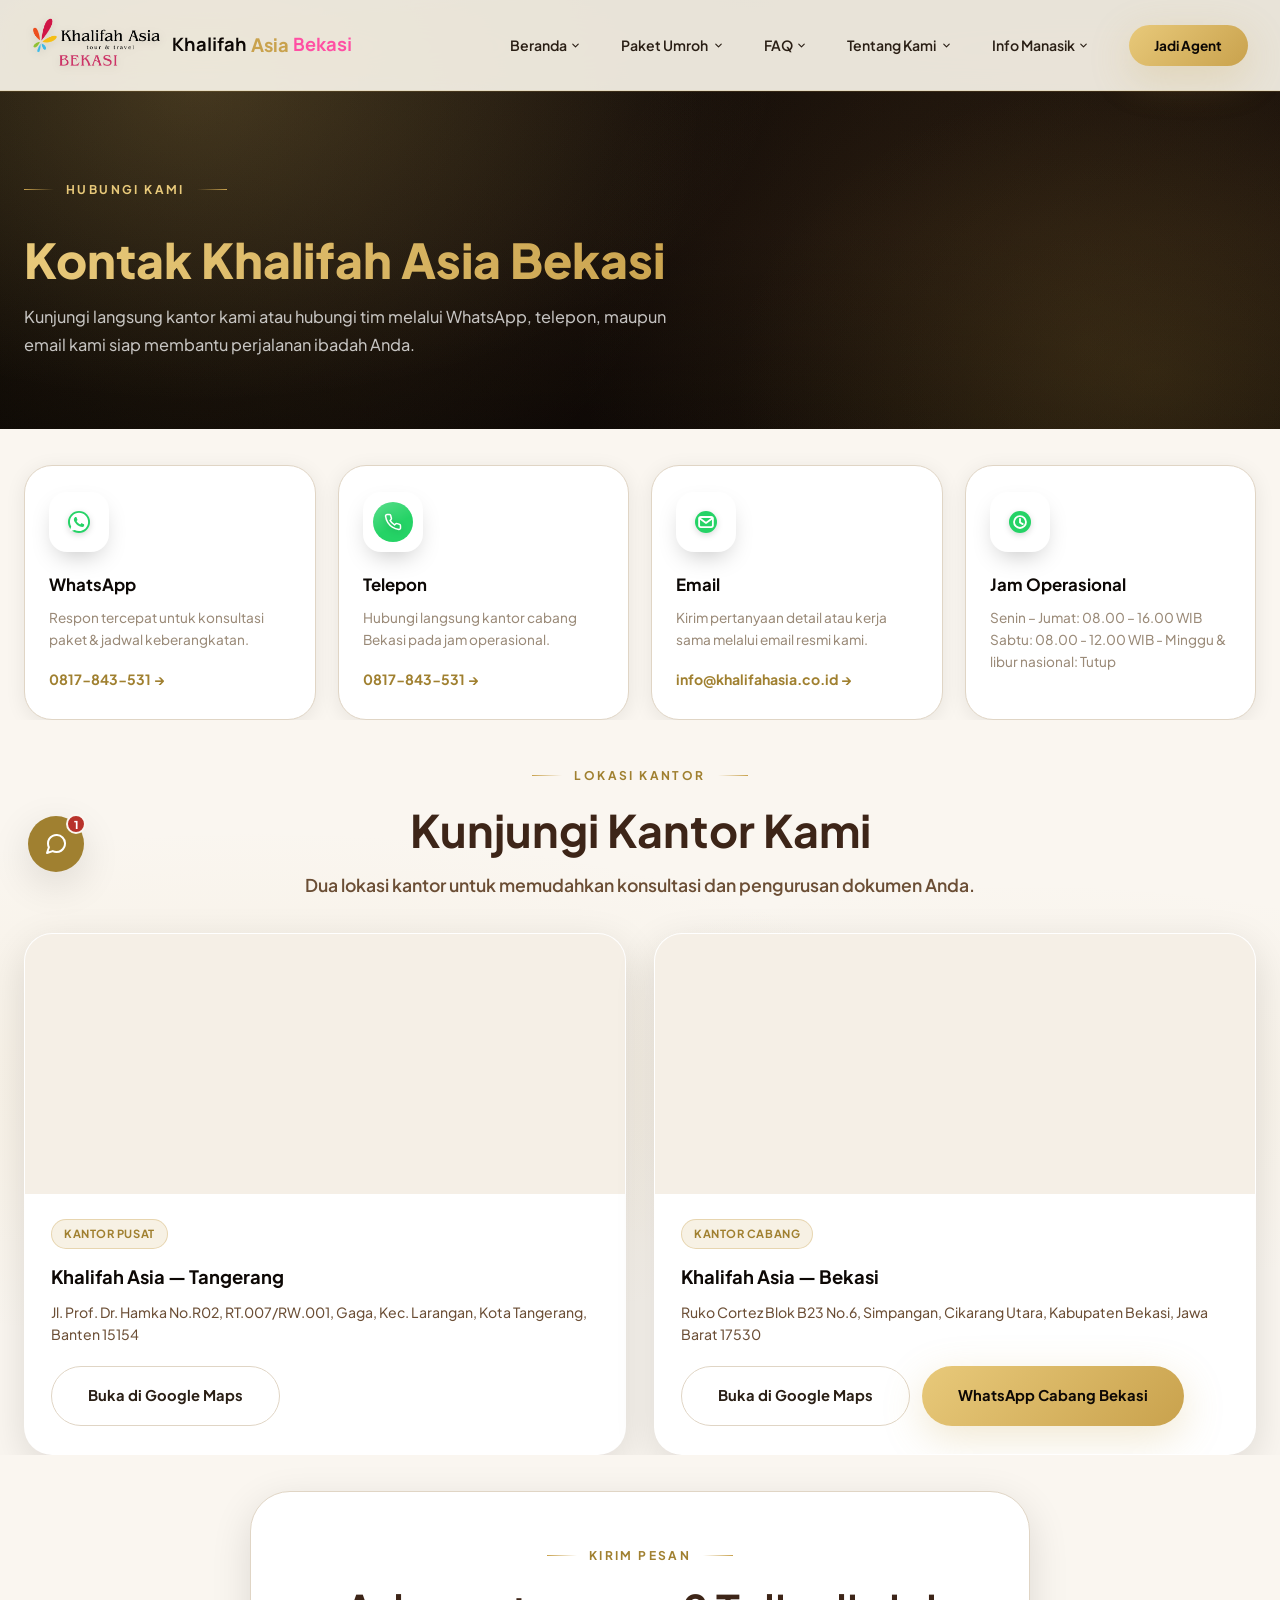
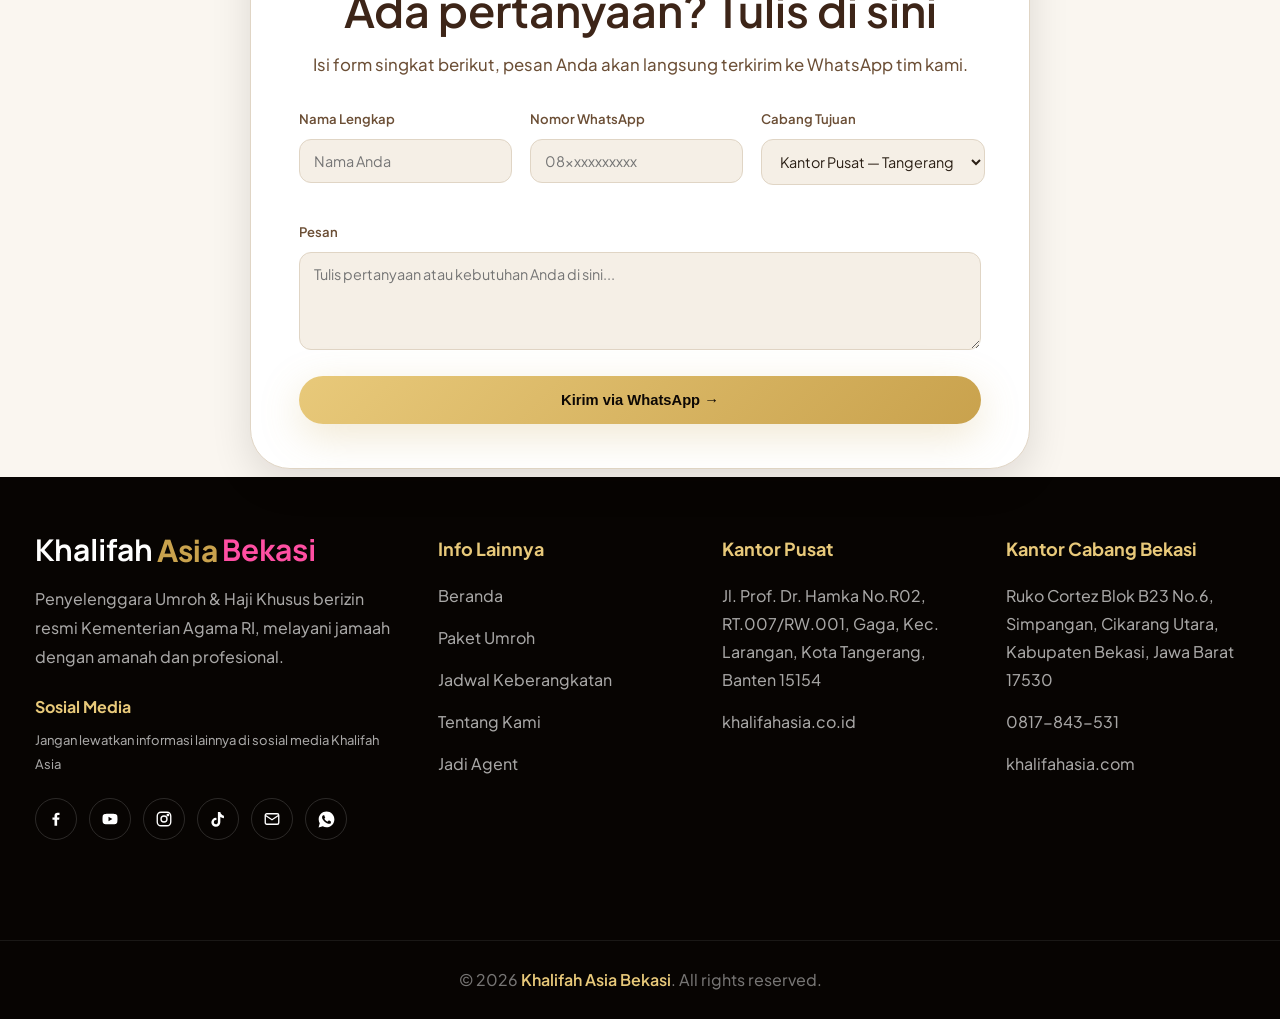
<file: Khalifah/kontak.html>
<!doctype html>
<html lang="id">

    <head>
        <meta charset="UTF-8" />
        <meta name="viewport" content="width=device-width, initial-scale=1.0" />
        <title>Kontak Kami — Khalifah Asia Bekasi | Umroh & Haji Khusus</title>
        <meta name="description"
            content="Hubungi Khalifah Asia Bekasi. Kunjungi kantor pusat di Tangerang & kantor cabang Bekasi, atau hubungi tim kami langsung melalui WhatsApp, telepon, dan email." />
        <link rel="icon" type="image/png" href="Image/Khalifah Bekasi.png" />
        <link rel="apple-touch-icon" href="Image/Khalifah Bekasi.png" />
        <link rel="preconnect" href="https://fonts.googleapis.com" />
        <link rel="preconnect" href="https://fonts.gstatic.com" crossorigin />
        <link
            href="https://fonts.googleapis.com/css2?family=Plus+Jakarta+Sans:wght@300;400;500;600;700;800&family=Manrope:wght@200;300;400;500;600;700;800&display=swap"
            rel="stylesheet">
        <link rel="stylesheet" type="text/css" href="style.css" />
        <style>
            /* ---------- Page Hero Video Background (seirama dengan hero video di Beranda/Agent/Tentang) ---------- */
            .page-header-video-bg {
                position: absolute;
                inset: 0;
                overflow: hidden;
            }

            .page-header-video {
                position: absolute;
                inset: 0;
                width: 100%;
                height: 100%;
                object-fit: cover;
                opacity: 0;
                transition: opacity 1.2s var(--ease-out);
            }

            .page-header-video.is-active {
                opacity: 1;
            }
        </style>
    </head>

    <body>
        <header class="header" id="header">
            <nav class="nav-main">
                <a href="index.html" class="logo">
                    <img src="Image/Khalifah Bekasi.png" alt="Khalifah Asia Bekasi" class="logo-img" />
                    <span class="logo-text">
                        Khalifah
                        <span>Asia</span>
                        <span class="logo-text-bekasi">Bekasi</span>
                    </span>
                </a>

                <ul class="nav-links">
                    <li class="nav-item-dropdown"><a href="index.html" class="nav-link">Beranda</a>
                        <svg class="nav-caret" width="11" height="11" viewBox="0 0 24 24" fill="none"
                            stroke="currentColor" stroke-width="2.5" stroke-linecap="round" stroke-linejoin="round">
                            <path d="M6 9l6 6 6-6" />
                        </svg>
                    </li>
                    <li class="nav-item-dropdown">
                        <a href="#paket" class="nav-link">
                            Paket Umroh
                            <svg class="nav-caret" width="11" height="11" viewBox="0 0 24 24" fill="none"
                                stroke="currentColor" stroke-width="2.5" stroke-linecap="round" stroke-linejoin="round">
                                <path d="M6 9l6 6 6-6" />
                            </svg>
                        </a>

                        <ul class="nav-dropdown">
                            <li><a href="#paket">Semua Paket Umroh</a></li>
                            <li><a href="#paket-thaif">Umroh Plus Thaif</a></li>
                            <li><a href="#jadwal">Jadwal Keberangkatan</a></li>
                        </ul>
                    </li>
                    <li class="nav-item-dropdown">
                        <a href="index.html#faq" class="nav-link">FAQ</a>
                        <svg class="nav-caret" width="11" height="11" viewBox="0 0 24 24" fill="none"
                            stroke="currentColor" stroke-width="2.5" stroke-linecap="round" stroke-linejoin="round">
                            <path d="M6 9l6 6 6-6" />
                        </svg>
                    </li>

                    
                    <li class="nav-item-dropdown">
                        <a href="tentang.html" class="nav-link">
                            Tentang Kami
                            <svg class="nav-caret" width="11" height="11" viewBox="0 0 24 24" fill="none"
                                stroke="currentColor" stroke-width="2.5" stroke-linecap="round" stroke-linejoin="round">
                                <path d="M6 9l6 6 6-6" />
                            </svg>
                        </a>
                        <ul class="nav-dropdown">
                            <li><a href="#visi">Visi</a></li>
                            <li><a href="#misi">Misi</a></li>
                            <li><a href="#profilpemandu">Profile Pemandu</a></li>
                        </ul>
                    </li>


                    <li class="nav-item-dropdown"><a href="infomanasik.html" class="nav-link">Info Manasik</a>
                        <svg class="nav-caret" width="11" height="11" viewBox="0 0 24 24" fill="none"
                            stroke="currentColor" stroke-width="2.5" stroke-linecap="round" stroke-linejoin="round">
                            <path d="M6 9l6 6 6-6" />
                        </svg>
                    </li>
                    <li><a href="agent.html" class="nav-cta">Jadi Agent</a></li>
                </ul>

                <button class="hamburger" id="hamburger" aria-label="Buka menu" aria-expanded="false">
                    <span></span><span></span><span></span>
                </button>
            </nav>
        </header>

        <div class="mobile-overlay" id="mobileOverlay"></div>
        <div class="mobile-drawer" id="mobileDrawer">
            <ul>
                <li><a href="index.html">Beranda</a></li>
                <li><a href="#paket">Paket Umroh</a></li>
                <li>
                    <ul class="mobile-submenu">
                        <li><a href="#paket">↳ Semua Paket Umroh</a></li>
                        <li><a href="#paket-thaif">↳ Umroh Plus Thaif</a></li>
                        <li><a href="#jadwal">↳ Jadwal Keberangkatan</a></li>
                    </ul>
                </li>
                <li><a href="#jadwal">Jadwal</a></li>
                <li><a href="tentang.html">Tentang Kami</a></li>
                <li>
                    <ul class="mobile-submenu">
                        <li><a href="tentang.html#profil">↳ Profil Perusahaan</a></li>
                        <li><a href="tentang.html#visi">↳ Visi</a></li>
                        <li><a href="tentang.html#misi">↳ Misi</a></li>
                        <li><a href="tentang.html#pemandu">↳ Profil Pemandu</a></li>
                    </ul>
                </li>
                <li><a href="agent.html" class="nav-cta-mobile">Jadi Agent</a></li>
                <li><a href="https://wa.me/62817843531" data-wa-trigger="footer">Kontak WhatsApp</a>
                </li>
            </ul>
        </div>

        <!-- ================= PAGE HEADER ================= -->
        <section class="page-header">
            <div class="page-header-carousel page-header-video-bg" id="heroCarousel">
                <video class="page-header-video page-header-video-a" autoplay muted playsinline loop></video>
                <video class="page-header-video page-header-video-b" muted playsinline loop></video>
            </div>
            <div class="page-header-overlay"></div>
            <div class="page-header-bg"></div>
            <div class="container">
                <div class="page-header-inner reveal">
                    <span class="section-eyebrow">Hubungi Kami</span>
                    <h1 class="page-header-title-gold">Kontak Khalifah Asia Bekasi</h1>
                    <p>Kunjungi langsung kantor kami atau hubungi tim melalui WhatsApp, telepon, maupun email kami
                        siap membantu perjalanan ibadah Anda.</p>
                </div>
            </div>
        </section>

        <!-- ================= KONTAK INFO CARDS ================= -->
        <section class="section">
            <div class="container">
                <div class="kontak-info-grid">
                    <div class="kontak-info-card reveal reveal-delay-1">
                        <div class="kontak-info-icon">
                            <svg width="22" height="22" viewBox="0 0 24 24" xmlns="http://www.w3.org/2000/svg">
                                <circle cx="12" cy="12" r="12" fill="#25D366" />
                                <!-- Logo WhatsApp -->
                                <path fill="#FFFFFF"
                                    d="M12.04 2C6.58 2 2.13 6.45 2.13 11.91c0 1.75.46 3.46 1.32 4.96L2 22l5.28-1.39a9.9 9.9 0 0 0 4.76 1.21h.01c5.46 0 9.9-4.45 9.9-9.91C21.96 6.45 17.5 2 12.04 2zm5.8 14.02c-.24.68-1.4 1.3-1.93 1.38-.5.08-1.12.11-1.8-.11-.42-.13-.95-.31-1.64-.6-2.88-1.24-4.76-4.15-4.9-4.34-.14-.19-1.17-1.56-1.17-2.97 0-1.41.74-2.1 1-2.39.26-.29.57-.36.76-.36h.55c.18 0 .41-.07.64.49.24.58.81 2 .88 2.14.07.14.11.31.02.5-.09.19-.14.31-.28.47-.14.16-.29.36-.42.48-.14.14-.28.29-.12.56.16.27.71 1.17 1.53 1.9 1.05.94 1.94 1.23 2.21 1.37.27.14.43.11.59-.07.16-.18.68-.79.86-1.06.18-.27.36-.22.6-.13.24.09 1.55.73 1.82.86.27.13.45.2.51.31.07.11.07.63-.17 1.31z" />
                            </svg>
                        </div>
                        <h3>WhatsApp</h3>
                        <p>Respon tercepat untuk konsultasi paket & jadwal keberangkatan.</p>
                        <a href="https://wa.me/62817843531" class="kontak-info-link"
                            data-wa-trigger="kontak-info">0817-843-531 →</a>
                    </div>

                    <div class="kontak-info-card reveal reveal-delay-2">
                        <div class="kontak-info-icon">
                            <div class="icon-circle">
                                <svg width="18" height="18" viewBox="0 0 24 24" fill="none" stroke="#fff"
                                    stroke-width="2" stroke-linecap="round" stroke-linejoin="round">
                                    <path
                                        d="M22 16.92v3a2 2 0 0 1-2.18 2 19.79 19.79 0 0 1-8.63-3.07 19.5 19.5 0 0 1-6-6 19.79 19.79 0 0 1-3.07-8.67A2 2 0 0 1 4.11 2h3a2 2 0 0 1 2 1.72c.13.96.36 1.9.7 2.81a2 2 0 0 1-.45 2.11L8.09 9.91a16 16 0 0 0 6 6l1.27-1.27a2 2 0 0 1 2.11-.45c.9.34 1.85.57 2.81.7A2 2 0 0 1 22 16.92z" />
                                </svg>
                            </div>
                        </div>
                        <h3>Telepon</h3>
                        <p>Hubungi langsung kantor cabang Bekasi pada jam operasional.</p>
                        <a href="tel:+62817843531" class="kontak-info-link">0817-843-531 →</a>
                    </div>

                    <div class="kontak-info-card reveal reveal-delay-3">
                        <div class="kontak-info-icon">
                            <!-- EMAIL -->
                            <svg width="22" height="22" viewBox="0 0 24 24" xmlns="http://www.w3.org/2000/svg">
                                <!-- Background hijau -->
                                <circle cx="12" cy="12" r="12" fill="#25D366" />
                                <!-- Amplop putih -->
                                <rect x="4.5" y="6.5" width="15" height="11" rx="2" fill="none" stroke="#FFFFFF"
                                    stroke-width="2" stroke-linecap="round" stroke-linejoin="round" />
                                <path d="M5 8l7 5 7-5" fill="none" stroke="#FFFFFF" stroke-width="2"
                                    stroke-linecap="round" stroke-linejoin="round" />
                            </svg>
                        </div>
                        <h3>Email</h3>
                        <p>Kirim pertanyaan detail atau kerja sama melalui email resmi kami.</p>
                        <a href="mailto:info@khalifahasia.co.id" class="kontak-info-link"
                            data-email-trigger="true">info@khalifahasia.co.id →</a>
                    </div>

                    <div class="kontak-info-card reveal reveal-delay-1">
                        <div class="kontak-info-icon">
                            <!-- JAM OPERASIONAL -->
                            <svg width="22" height="22" viewBox="0 0 24 24" xmlns="http://www.w3.org/2000/svg">
                                <!-- Background hijau -->
                                <circle cx="12" cy="12" r="12" fill="#25D366" />
                                <!-- Jam putih -->
                                <circle cx="12" cy="12" r="6.5" fill="none" stroke="#FFFFFF" stroke-width="2" />
                                <path d="M12 8.5v4l3 1.8" fill="none" stroke="#FFFFFF" stroke-width="2"
                                    stroke-linecap="round" stroke-linejoin="round" />
                            </svg>
                        </div>
                        <h3>Jam Operasional</h3>
                        <p>Senin – Jumat: 08.00 – 16.00 WIB<br />Sabtu: 08.00 - 12.00 WIB - Minggu & libur nasional:
                            Tutup</p>
                    </div>
                </div>
            </div>
        </section>

        <!-- ================= PETA LOKASI KANTOR ================= -->
        <section class="section section-dark">
            <div class="container">
                <div class="section-head reveal">
                    <span class="section-eyebrow">Lokasi Kantor</span>
                    <h2>Kunjungi Kantor Kami</h2>
                    <p>Dua lokasi kantor untuk memudahkan konsultasi dan pengurusan dokumen Anda.</p>
                </div>

                <div class="kantor-grid">
                    <div class="kantor-card reveal reveal-delay-1">
                        <div class="kantor-map">
                            <iframe
                                src="https://www.google.com/maps?q=Jl.+Prof.+Dr.+Hamka+No.R02+Gaga+Larangan+Kota+Tangerang+Banten+15154&output=embed"
                                width="100%" height="100%" style="border:0;" allowfullscreen="" loading="lazy"
                                referrerpolicy="no-referrer-when-downgrade"
                                title="Peta Kantor Pusat Khalifah Asia Tangerang"></iframe>
                        </div>
                        <div class="kantor-body">
                            <span class="kantor-badge">Kantor Pusat</span>
                            <h3>Khalifah Asia — Tangerang</h3>
                            <p>Jl. Prof. Dr. Hamka No.R02, RT.007/RW.001, Gaga, Kec. Larangan, Kota Tangerang, Banten
                                15154</p>
                            <div class="kantor-actions">
                                <a href="https://www.google.com/maps?q=Jl.+Prof.+Dr.+Hamka+No.R02+Gaga+Larangan+Kota+Tangerang+Banten+15154"
                                    target="_blank" rel="noopener noreferrer" class="btn btn-outline btn-shine">Buka
                                    di Google Maps</a>
                            </div>
                        </div>
                    </div>

                    <div class="kantor-card reveal reveal-delay-2">
                        <div class="kantor-map">
                            <iframe
                                src="https://www.google.com/maps?q=Ruko+Cortez+Blok+B23+No.6+Simpangan+Cikarang+Utara+Kabupaten+Bekasi+Jawa+Barat+17530&output=embed"
                                width="100%" height="100%" style="border:0;" allowfullscreen="" loading="lazy"
                                referrerpolicy="no-referrer-when-downgrade"
                                title="Peta Kantor Cabang Khalifah Asia Bekasi"></iframe>
                        </div>
                        <div class="kantor-body">
                            <span class="kantor-badge">Kantor Cabang</span>
                            <h3>Khalifah Asia — Bekasi</h3>
                            <p>Ruko Cortez Blok B23 No.6, Simpangan, Cikarang Utara, Kabupaten Bekasi, Jawa Barat
                                17530</p>
                            <div class="kantor-actions">
                                <a href="https://www.google.com/maps?q=Ruko+Cortez+Blok+B23+No.6+Simpangan+Cikarang+Utara+Kabupaten+Bekasi+Jawa+Barat+17530"
                                    target="_blank" rel="noopener noreferrer" class="btn btn-outline btn-shine">Buka
                                    di Google Maps</a>
                                <a href="https://wa.me/62817843531" class="btn btn-primary btn-shine"
                                    data-wa-trigger="kontak-map">WhatsApp Cabang Bekasi</a>
                            </div>
                        </div>
                    </div>
                </div>
            </div>
        </section>

        <!-- ================= FORM KONTAK CEPAT ================= -->
        <section class="section">
            <div class="container">
                <div class="kontak-form-wrap reveal">
                    <div class="section-head" style="margin-bottom:28px;">
                        <span class="section-eyebrow">Kirim Pesan</span>
                        <h2>Ada pertanyaan? Tulis di sini</h2>
                        <p>Isi form singkat berikut, pesan Anda akan langsung terkirim ke WhatsApp tim kami.</p>
                    </div>
                    <form id="formKontak" class="kontak-form">
                        <div class="kontak-form-grid">
                            <div class="kontak-field">
                                <label for="kNama">Nama Lengkap</label>
                                <input type="text" id="kNama" name="nama" placeholder="Nama Anda" required />
                            </div>
                            <div class="kontak-field">
                                <label for="kWhatsapp">Nomor WhatsApp</label>
                                <input type="tel" id="kWhatsapp" name="whatsapp" placeholder="08xxxxxxxxxx" required />
                            </div>
                            <div class="kontak-field">
                                <label for="kCabang">Cabang Tujuan</label>
                                <select id="kCabang" name="cabang">
                                    <option value="Kantor Pusat - Tangerang">Kantor Pusat — Tangerang</option>
                                    <option value="Kantor Cabang - Bekasi">Kantor Cabang — Bekasi</option>
                                </select>
                            </div>
                        </div>
                        <div class="kontak-field">
                            <label for="kPesan">Pesan</label>
                            <textarea id="kPesan" name="pesan" rows="4"
                                placeholder="Tulis pertanyaan atau kebutuhan Anda di sini..."></textarea>
                        </div>
                        <button type="submit" class="btn btn-primary btn-shine kontak-submit">Kirim via WhatsApp
                            →</button>
                    </form>
                </div>
            </div>
        </section>
        <!-- ================= FOOTER ================= -->
        <footer class="footer">
            <div class="footer-container">
                <!-- FOOTER MENU -->
                <div class="footer-grid">

                    <div class="footer-brand">
                        <div class="logo-text">
                            Khalifah <span>Asia</span>
                            <span class="logo-text-bekasi">Bekasi</span>
                        </div>

                        <p>
                            Penyelenggara Umroh & Haji Khusus berizin resmi Kementerian Agama RI, melayani jamaah dengan
                            amanah dan profesional.
                        </p>

                        <h4 class="footer-social-title">Sosial Media</h4>
                        <p class="footer-social-desc">Jangan lewatkan informasi lainnya di sosial media Khalifah Asia
                        </p>
                        <div class="footer-social">
                            <a href="https://www.facebook.com/khalifahasiabekasi" target="_blank"
                                rel="noopener noreferrer" aria-label="Facebook Khalifah Asia">
                                <svg width="18" height="18" viewBox="0 0 24 24" fill="currentColor">
                                    <path
                                        d="M13.5 21v-8h2.7l.4-3.1h-3.1V8c0-.9.25-1.5 1.55-1.5h1.65V3.7C15.9 3.6 15 3.5 13.9 3.5c-2.3 0-3.9 1.4-3.9 4v2.4H7.3v3.1h2.7v8h3.5z" />
                                </svg>
                            </a>
                            <a href="https://www.youtube.com/@khalifahasiabekasi" target="_blank"
                                rel="noopener noreferrer" aria-label="YouTube Khalifah Asia">
                                <svg width="18" height="18" viewBox="0 0 24 24" fill="currentColor">
                                    <path
                                        d="M22 12s0-3.2-.4-4.7c-.24-.87-.93-1.56-1.8-1.8C18.2 5 12 5 12 5s-6.2 0-7.8.5c-.87.24-1.56.93-1.8 1.8C2 8.8 2 12 2 12s0 3.2.4 4.7c.24.87.93 1.56 1.8 1.8C5.8 19 12 19 12 19s6.2 0 7.8-.5c.87-.24 1.56-.93 1.8-1.8.4-1.5.4-4.7.4-4.7zM10 15V9l5.2 3-5.2 3z" />
                                </svg>
                            </a>
                            <a href="https://www.instagram.com/khalifahasiabekasi" target="_blank"
                                rel="noopener noreferrer" aria-label="Instagram Khalifah Asia">
                                <svg width="18" height="18" viewBox="0 0 24 24" fill="none" stroke="currentColor"
                                    stroke-width="1.8">
                                    <rect x="3" y="3" width="18" height="18" rx="5" />
                                    <circle cx="12" cy="12" r="4" />
                                    <circle cx="17.2" cy="6.8" r="1" />
                                </svg>
                            </a>
                            <a href="https://www.tiktok.com/@khalifahasiabekasi" target="_blank"
                                rel="noopener noreferrer" aria-label="TikTok Khalifah Asia">
                                <svg width="18" height="18" viewBox="0 0 24 24" fill="currentColor">
                                    <path
                                        d="M16.6 5.82c-.9-.85-1.46-2.04-1.46-3.32h-3.28v13.7c0 1.5-1.22 2.72-2.72 2.72a2.72 2.72 0 0 1 0-5.44c.27 0 .53.04.78.11V10.5a5.86 5.86 0 0 0-.78-.05A5.99 5.99 0 0 0 3.15 16.4 5.99 5.99 0 0 0 9.14 22.4c3.3 0 5.99-2.68 5.99-5.99V9.36a8.2 8.2 0 0 0 4.78 1.53V7.6a4.85 4.85 0 0 1-3.31-1.78z" />
                                </svg>
                            </a>
                            <a href="mailto:info@khalifahasia.co.id" data-email-trigger="true"
                                aria-label="Email Khalifah Asia">
                                <svg width="18" height="18" viewBox="0 0 24 24" fill="none" stroke="currentColor"
                                    stroke-width="1.8">
                                    <rect x="3" y="5" width="18" height="14" rx="2" />
                                    <path d="M3 7l9 6 9-6" />
                                </svg>
                            </a>
                            <a href="https://wa.me/62817843531" data-wa-trigger="footer"
                                aria-label="WhatsApp Khalifah Asia">
                                <svg width="19" height="19" viewBox="0 0 24 24" fill="currentColor">
                                    <path
                                        d="M12.04 2C6.58 2 2.13 6.45 2.13 11.91c0 1.75.46 3.46 1.32 4.96L2 22l5.28-1.39a9.9 9.9 0 0 0 4.76 1.21h.01c5.46 0 9.9-4.45 9.9-9.91C21.96 6.45 17.5 2 12.04 2zm5.8 14.02c-.24.68-1.4 1.3-1.93 1.38-.5.08-1.12.11-1.8-.11-.42-.13-.95-.31-1.64-.6-2.88-1.24-4.76-4.15-4.9-4.34-.14-.19-1.17-1.56-1.17-2.97 0-1.41.74-2.1 1-2.39.26-.29.57-.36.76-.36h.55c.18 0 .41-.07.64.49.24.58.81 2 .88 2.14.07.14.11.31.02.5-.09.19-.14.31-.28.47-.14.16-.29.36-.42.48-.14.14-.28.29-.12.56.16.27.71 1.17 1.53 1.9 1.05.94 1.94 1.23 2.21 1.37.27.14.43.11.59-.07.16-.18.68-.79.86-1.06.18-.27.36-.22.6-.13.24.09 1.55.73 1.82.86.27.13.45.2.51.31.07.11.07.63-.17 1.31z" />
                                </svg>
                            </a>
                        </div>
                    </div>

                    <div class="footer-col">
                        <h4>Info Lainnya</h4>
                        <ul>
                            <li><a href="index.html">Beranda</a></li>
                            <li><a href="index.html#paket">Paket Umroh</a></li>
                            <li><a href="index.html#jadwal">Jadwal Keberangkatan</a></li>
                            <li><a href="tentang.html">Tentang Kami</a></li>
                            <li><a href="agent.html">Jadi Agent</a></li>
                        </ul>
                    </div>

                    <div class="footer-col">
                        <h4>Kantor Pusat</h4>
                        <ul>
                            <li>
                                Jl. Prof. Dr. Hamka No.R02, RT.007/RW.001, Gaga, Kec. Larangan, Kota Tangerang, Banten
                                15154
                            </li>
                            <li><a href="https://khalifahasia.co.id/" target="_blank"
                                    rel="noopener noreferrer">khalifahasia.co.id</a></li>
                        </ul>
                    </div>

                    <div class="footer-col">
                        <h4>Kantor Cabang Bekasi</h4>
                        <ul>
                            <li>
                                Ruko Cortez Blok B23 No.6, Simpangan, Cikarang Utara, Kabupaten Bekasi, Jawa Barat 17530
                            </li>
                            <li><a href="https://wa.me/62817843531" target="_blank"
                                    rel="noopener noreferrer">0817-843-531</a></li>
                            <li><a href="https://khalifahasia.com/" target="_blank"
                                    rel="noopener noreferrer">khalifahasia.com</a></li>
                        </ul>
                    </div>

                </div>
            </div>

            <div class="footer-bottom">
                © 2026 <span>Khalifah Asia Bekasi</span>. All rights reserved.
            </div>
        </footer>
        <!-- ================= MODAL: FORM BIODATA WHATSAPP ================= -->
        <div class="wa-modal-overlay" id="waModalOverlay">
            <div class="wa-modal" role="dialog" aria-modal="true" aria-labelledby="waModalTitle">
                <div class="wa-modal-header">
                    <button type="button" class="wa-modal-close" id="waModalClose" aria-label="Tutup form">×</button>
                    <div class="wa-modal-icon">
                        <svg width="26" height="26" viewBox="0 0 24 24" fill="currentColor">
                            <path
                                d="M12.04 2C6.58 2 2.13 6.45 2.13 11.91c0 1.75.46 3.46 1.32 4.96L2 22l5.28-1.39a9.9 9.9 0 0 0 4.76 1.21h.01c5.46 0 9.9-4.45 9.9-9.91C21.96 6.45 17.5 2 12.04 2zm5.8 14.02c-.24.68-1.4 1.3-1.93 1.38-.5.08-1.12.11-1.8-.11-.42-.13-.95-.31-1.64-.6-2.88-1.24-4.76-4.15-4.9-4.34-.14-.19-1.17-1.56-1.17-2.97 0-1.41.74-2.1 1-2.39.26-.29.57-.36.76-.36h.55c.18 0 .41-.07.64.49.24.58.81 2 .88 2.14.07.14.11.31.02.5-.09.19-.14.31-.28.47-.14.16-.29.36-.42.48-.14.14-.28.29-.12.56.16.27.71 1.17 1.53 1.9 1.05.94 1.94 1.23 2.21 1.37.27.14.43.11.59-.07.16-.18.68-.79.86-1.06.18-.27.36-.22.6-.13.24.09 1.55.73 1.82.86.27.13.45.2.51.31.07.11.07.63-.17 1.31z" />
                        </svg>
                    </div>
                    <h3 id="waModalTitle">Isi Data Diri Anda</h3>
                    <p class="wa-modal-sub" id="waModalSub">Lengkapi data berikut agar tim kami dapat membantu Anda
                        dengan lebih baik.</p>
                </div>

                <div class="wa-modal-scroll">
                    <form id="waBiodataForm" novalidate>

                        <div class="wa-section-title">
                            <span class="num">1</span>
                            <span class="label">Data Diri</span>
                        </div>
                        <div class="wa-form-grid">
                            <div class="wa-field">
                                <label for="waNama">Nama Lengkap</label>
                                <div class="wa-input-wrap">
                                    <svg class="wa-field-icon" width="16" height="16" viewBox="0 0 24 24" fill="none"
                                        stroke="currentColor" stroke-width="2" stroke-linecap="round"
                                        stroke-linejoin="round">
                                        <circle cx="12" cy="8" r="4" />
                                        <path d="M4 21c0-4.4 3.6-8 8-8s8 3.6 8 8" />
                                    </svg>
                                    <input type="text" id="waNama" name="nama" placeholder="Contoh: Ahmad Fauzi"
                                        autocomplete="name" />
                                </div>
                                <span class="wa-error" id="errWaNama"></span>
                            </div>
                            <div class="wa-field">
                                <label for="waPhone">Nomor WhatsApp Aktif</label>
                                <div class="wa-input-wrap">
                                    <svg class="wa-field-icon" width="16" height="16" viewBox="0 0 24 24" fill="none"
                                        stroke="currentColor" stroke-width="2" stroke-linecap="round"
                                        stroke-linejoin="round">
                                        <path
                                            d="M22 16.92v3a2 2 0 0 1-2.18 2 19.79 19.79 0 0 1-8.63-3.07 19.5 19.5 0 0 1-6-6 19.79 19.79 0 0 1-3.07-8.67A2 2 0 0 1 4.11 2h3a2 2 0 0 1 2 1.72c.13.96.36 1.9.7 2.81a2 2 0 0 1-.45 2.11L8.09 9.91a16 16 0 0 0 6 6l1.27-1.27a2 2 0 0 1 2.11-.45c.9.34 1.85.57 2.81.7A2 2 0 0 1 22 16.92z" />
                                    </svg>
                                    <input type="tel" id="waPhone" name="phone" placeholder="Contoh: 081234567890"
                                        autocomplete="tel" />
                                </div>
                                <span class="wa-error" id="errWaPhone"></span>
                            </div>
                            <div class="wa-field">
                                <label for="waEmail">Alamat Email</label>
                                <div class="wa-input-wrap">
                                    <svg class="wa-field-icon" width="16" height="16" viewBox="0 0 24 24" fill="none"
                                        stroke="currentColor" stroke-width="2" stroke-linecap="round"
                                        stroke-linejoin="round">
                                        <rect x="3" y="5" width="18" height="14" rx="2" />
                                        <path d="M3 7l9 6 9-6" />
                                    </svg>
                                    <input type="email" id="waEmail" name="email" placeholder="nama@email.com"
                                        autocomplete="email" />
                                </div>
                                <span class="wa-error" id="errWaEmail"></span>
                            </div>
                            <div class="wa-field">
                                <label for="waKota">Kota Domisili</label>
                                <div class="wa-input-wrap">
                                    <svg class="wa-field-icon" width="16" height="16" viewBox="0 0 24 24" fill="none"
                                        stroke="currentColor" stroke-width="2" stroke-linecap="round"
                                        stroke-linejoin="round">
                                        <path d="M21 10c0 7-9 13-9 13s-9-6-9-13a9 9 0 0 1 18 0z" />
                                        <circle cx="12" cy="10" r="3" />
                                    </svg>
                                    <input type="text" id="waKota" name="kota" placeholder="Contoh: Bekasi"
                                        autocomplete="address-level2" />
                                </div>
                                <span class="wa-error" id="errWaKota"></span>
                            </div>
                        </div>

                        <div class="wa-section-title">
                            <span class="num">2</span>
                            <span class="label">Detail Kebutuhan</span>
                        </div>
                        <div class="wa-form-grid">
                            <div class="wa-field">
                                <label for="waLayanan">Jenis Layanan</label>
                                <div class="wa-input-wrap">
                                    <svg class="wa-field-icon" width="16" height="16" viewBox="0 0 24 24" fill="none"
                                        stroke="currentColor" stroke-width="2" stroke-linecap="round"
                                        stroke-linejoin="round">
                                        <rect x="2" y="7" width="20" height="14" rx="2" />
                                        <path d="M16 21V5a2 2 0 0 0-2-2h-4a2 2 0 0 0-2 2v16" />
                                    </svg>
                                    <select id="waLayanan" name="layanan">
                                        <option value="Konsultasi Paket Umroh">Konsultasi Paket Umroh</option>
                                        <option value="Konsultasi Paket Haji Khusus">Konsultasi Paket Haji Khusus
                                        </option>
                                        <option value="Umroh Plus Thaif">Umroh Plus Thaif</option>
                                        <option value="Pendaftaran Jadi Agent">Pendaftaran Jadi Agent</option>
                                        <option value="Lainnya">Lainnya</option>
                                    </select>
                                </div>
                                <span class="wa-error" id="errWaLayanan"></span>
                            </div>
                            <div class="wa-field">
                                <label for="waJumlah">Jumlah Jamaah</label>
                                <div class="wa-input-wrap">
                                    <svg class="wa-field-icon" width="16" height="16" viewBox="0 0 24 24" fill="none"
                                        stroke="currentColor" stroke-width="2" stroke-linecap="round"
                                        stroke-linejoin="round">
                                        <path d="M17 21v-2a4 4 0 0 0-4-4H5a4 4 0 0 0-4 4v2" />
                                        <circle cx="9" cy="7" r="4" />
                                        <path d="M23 21v-2a4 4 0 0 0-3-3.87" />
                                        <path d="M16 3.13a4 4 0 0 1 0 7.75" />
                                    </svg>
                                    <input type="number" id="waJumlah" name="jumlah" min="1" placeholder="Contoh: 2" />
                                </div>
                                <span class="wa-error" id="errWaJumlah"></span>
                            </div>
                            <div class="wa-field full">
                                <label for="waRencana">Rencana Keberangkatan</label>
                                <div class="wa-input-wrap">
                                    <svg class="wa-field-icon" width="16" height="16" viewBox="0 0 24 24" fill="none"
                                        stroke="currentColor" stroke-width="2" stroke-linecap="round"
                                        stroke-linejoin="round">
                                        <rect x="3" y="4" width="18" height="18" rx="2" />
                                        <path d="M16 2v4M8 2v4M3 10h18" />
                                    </svg>
                                    <select id="waRencana" name="rencana">
                                        <option value="Secepatnya (1 bulan)">Secepatnya (1 bulan)</option>
                                        <option value="1–3 bulan ke depan">1–3 bulan ke depan</option>
                                        <option value="3–6 bulan ke depan">3–6 bulan ke depan</option>
                                        <option value="6–12 bulan ke depan">6–12 bulan ke depan</option>
                                        <option value="Belum menentukan">Belum menentukan</option>
                                    </select>
                                </div>
                                <span class="wa-error" id="errWaRencana"></span>
                            </div>
                            <div class="wa-field full">
                                <label for="waPesan">Kebutuhan / Pesan Tambahan</label>
                                <div class="wa-input-wrap">
                                    <textarea id="waPesan" name="pesan" rows="3" maxlength="300"
                                        placeholder="Contoh: Saya ingin bertanya paket Umroh Plus Thaif untuk 2 orang"></textarea>
                                </div>
                                <span class="wa-char-count" id="waCharCount">0/300</span>
                                <span class="wa-error" id="errWaPesan"></span>
                            </div>
                        </div>

                        <div class="wa-trust-note">
                            <svg width="16" height="16" viewBox="0 0 24 24" fill="none" stroke="currentColor"
                                stroke-width="2" stroke-linecap="round" stroke-linejoin="round">
                                <rect x="3" y="11" width="18" height="11" rx="2" />
                                <path d="M7 11V7a5 5 0 0 1 10 0v4" />
                            </svg>
                            <span>Data Anda hanya digunakan untuk keperluan komunikasi ini dan tidak dibagikan ke pihak
                                lain.</span>
                        </div>

                        <button type="submit" class="btn btn-primary wa-modal-submit">
                            Lanjut ke WhatsApp
                            <svg width="16" height="16" viewBox="0 0 24 24" fill="none" stroke="currentColor"
                                stroke-width="2.5" stroke-linecap="round" stroke-linejoin="round">
                                <path d="M5 12h14M13 6l6 6-6 6" />
                            </svg>
                        </button>
                    </form>
                </div>
            </div>
        </div>

        <!-- ================= MODAL: EMAIL ================= -->
        <div class="wa-modal-overlay" id="emailModalOverlay">
            <div class="wa-modal" role="dialog" aria-modal="true" aria-labelledby="emailModalTitle"
                style="max-width:440px;">
                <div class="wa-modal-header email-header">
                    <button type="button" class="wa-modal-close" id="emailModalClose" aria-label="Tutup">×</button>
                    <div class="wa-modal-icon">
                        <svg width="24" height="24" viewBox="0 0 24 24" fill="none" stroke="currentColor"
                            stroke-width="1.8">
                            <rect x="3" y="5" width="18" height="14" rx="2" />
                            <path d="M3 7l9 6 9-6" />
                        </svg>
                    </div>
                    <h3 id="emailModalTitle">Hubungi via Email</h3>
                    <p class="wa-modal-sub">Pilih salah satu cara di bawah untuk mengirim email ke
                        <strong>info@khalifahasia.co.id</strong>
                    </p>
                </div>
                <div class="wa-modal-scroll">
                    <div class="email-modal-actions">
                        <a href="#" id="mailtoLink" class="btn btn-primary email-action-btn">
                            <svg width="16" height="16" viewBox="0 0 24 24" fill="none" stroke="currentColor"
                                stroke-width="2">
                                <rect x="3" y="5" width="18" height="14" rx="2" />
                                <path d="M3 7l9 6 9-6" />
                            </svg> Buka Aplikasi Email
                        </a>
                        <a href="#" id="gmailWebLink" target="_blank" rel="noopener noreferrer"
                            class="btn email-action-btn btn-secondary">
                            <svg width="16" height="16" viewBox="0 0 24 24" fill="none" stroke="currentColor"
                                stroke-width="2">
                                <path
                                    d="M22 12s0-3.2-.4-4.7c-.24-.87-.93-1.56-1.8-1.8C18.2 5 12 5 12 5s-6.2 0-7.8.5c-.87.24-1.56.93-1.8 1.8C2 8.8 2 12 2 12" />
                                <path
                                    d="M2 12s0 3.2.4 4.7c.24.87.93 1.56 1.8 1.8C5.8 19 12 19 12 19s6.2 0 7.8-.5c.87-.24 1.56-.93 1.8-1.8.4-1.5.4-4.7.4-4.7" />
                                <path d="M4 5l8 7 8-7" />
                            </svg> Buka Gmail (Browser)
                        </a>
                        <button type="button" class="btn email-action-btn btn-secondary" id="copyEmailBtn">
                            <svg width="16" height="16" viewBox="0 0 24 24" fill="none" stroke="currentColor"
                                stroke-width="2">
                                <rect x="9" y="9" width="13" height="13" rx="2" />
                                <path d="M5 15H4a2 2 0 0 1-2-2V4a2 2 0 0 1 2-2h9a2 2 0 0 1 2 2v1" />
                            </svg>
                            Salin Alamat Email
                        </button>
                        <span class="email-copy-msg" id="emailCopyMsg" aria-live="polite"></span>
                    </div>
                </div>
            </div>
        </div>

        <button id="backToTop" class="back-to-top" aria-label="Kembali ke atas">
            <svg width="20" height="20" viewBox="0 0 24 24" fill="none" stroke="currentColor" stroke-width="2.2"
                stroke-linecap="round" stroke-linejoin="round">
                <path d="M12 19V5" />
                <path d="M5 12l7-7 7 7" />
            </svg>
        </button>

        <!-- ================= LIVE CHAT WIDGET MENGAMBANG ================= -->
        <div class="livechat-widget" id="livechatWidget">
            <div class="livechat-panel" id="livechatPanel" role="dialog" aria-modal="false"
                aria-labelledby="livechatTitle" aria-hidden="true">
                <div class="livechat-panel-header">
                    <div class="livechat-avatar">
                        <img src="Image/Khalifah Bekasi.png" alt="Admin Khalifah Asia"
                            onerror="this.style.display='none'" />
                        <span class="livechat-status-dot"></span>
                    </div>
                    <div>
                        <h4 id="livechatTitle">Admin Khalifah Asia</h4>
                        <span class="livechat-status-text">Online — biasanya balas dalam beberapa menit</span>
                    </div>
                    <button type="button" class="livechat-panel-close" id="livechatClose"
                        aria-label="Tutup live chat">×</button>
                </div>
                <div class="livechat-panel-body">
                    <div class="livechat-bubble">
                        Assalamu'alaikum, ada yang bisa kami bantu seputar paket Umroh & Haji Khusus?
                    </div>
                    <div class="livechat-quick-list">
                        <a class="livechat-quick-item" href="https://wa.me/62817843531" data-wa-trigger="livechat">
                            <span>Tanya harga & jadwal paket</span>
                            <svg width="14" height="14" viewBox="0 0 24 24" fill="none" stroke="currentColor"
                                stroke-width="2.4" stroke-linecap="round" stroke-linejoin="round">
                                <path d="M9 6l6 6-6 6" />
                            </svg>
                        </a>
                        <a class="livechat-quick-item" href="https://wa.me/62817843531" data-wa-trigger="livechat">
                            <span>Cara pendaftaran & syarat dokumen</span>
                            <svg width="14" height="14" viewBox="0 0 24 24" fill="none" stroke="currentColor"
                                stroke-width="2.4" stroke-linecap="round" stroke-linejoin="round">
                                <path d="M9 6l6 6-6 6" />
                            </svg>
                        </a>
                        <a class="livechat-quick-item" href="https://wa.me/62817843531" data-wa-trigger="livechat">
                            <span>Info jadwal manasik</span>
                            <svg width="14" height="14" viewBox="0 0 24 24" fill="none" stroke="currentColor"
                                stroke-width="2.4" stroke-linecap="round" stroke-linejoin="round">
                                <path d="M9 6l6 6-6 6" />
                            </svg>
                        </a>
                        <a class="livechat-quick-item" href="https://wa.me/62817843531" data-wa-trigger="livechat">
                            <span>Info jadi Agent</span>
                            <svg width="14" height="14" viewBox="0 0 24 24" fill="none" stroke="currentColor"
                                stroke-width="2.4" stroke-linecap="round" stroke-linejoin="round">
                                <path d="M9 6l6 6-6 6" />
                            </svg>
                        </a>
                    </div>
                    <a href="https://wa.me/62817843531" class="livechat-cta-btn" data-wa-trigger="livechat">
                        <svg width="17" height="17" viewBox="0 0 24 24" fill="currentColor">
                            <path
                                d="M12.04 2C6.58 2 2.13 6.45 2.13 11.91c0 1.75.46 3.46 1.32 4.96L2 22l5.28-1.39a9.9 9.9 0 0 0 4.76 1.21h.01c5.46 0 9.9-4.45 9.9-9.91C21.96 6.45 17.5 2 12.04 2zm5.8 14.02c-.24.68-1.4 1.3-1.93 1.38-.5.08-1.12.11-1.8-.11-.42-.13-.95-.31-1.64-.6-2.88-1.24-4.76-4.15-4.9-4.34-.14-.19-1.17-1.56-1.17-2.97 0-1.41.74-2.1 1-2.39.26-.29.57-.36.76-.36h.55c.18 0 .41-.07.64.49.24.58.81 2 .88 2.14.07.14.11.31.02.5-.09.19-.14.31-.28.47-.14.16-.29.36-.42.48-.14.14-.28.29-.12.56.16.27.71 1.17 1.53 1.9 1.05.94 1.94 1.23 2.21 1.37.27.14.43.11.59-.07.16-.18.68-.79.86-1.06.18-.27.36-.22.6-.13.24.09 1.55.73 1.82.86.27.13.45.2.51.31.07.11.07.63-.17 1.31z" />
                        </svg>
                        Mulai Chat di WhatsApp
                    </a>
                </div>
            </div>

            <button type="button" class="livechat-toggle" id="livechatToggle" aria-label="Buka live chat"
                aria-expanded="false">
                <span class="livechat-toggle-badge">1</span>
                <svg class="livechat-icon-chat" width="24" height="24" viewBox="0 0 24 24" fill="none"
                    stroke="currentColor" stroke-width="2" stroke-linecap="round" stroke-linejoin="round">
                    <path
                        d="M21 11.5a8.38 8.38 0 0 1-.9 3.8 8.5 8.5 0 0 1-7.6 4.7 8.38 8.38 0 0 1-3.8-.9L3 21l1.9-5.7a8.38 8.38 0 0 1-.9-3.8 8.5 8.5 0 0 1 4.7-7.6 8.38 8.38 0 0 1 3.8-.9h.5a8.48 8.48 0 0 1 8 8v.5z" />
                </svg>
                <svg class="livechat-icon-close" width="22" height="22" viewBox="0 0 24 24" fill="none"
                    stroke="currentColor" stroke-width="2.4" stroke-linecap="round" stroke-linejoin="round">
                    <line x1="18" y1="6" x2="6" y2="18" />
                    <line x1="6" y1="6" x2="18" y2="18" />
                </svg>
            </button>
        </div>

        <script>
            (function () {
                const waOverlay = document.getElementById('waModalOverlay');
                const waClose = document.getElementById('waModalClose');
                const waForm = document.getElementById('waBiodataForm');
                const waSub = document.getElementById('waModalSub');
                const waTargetNumber = '62817843531';
                const charCountEl = document.getElementById('waCharCount');

                const waFields = {
                    nama: {
                        input: document.getElementById('waNama'),
                        err: document.getElementById('errWaNama'),
                        label: 'Nama Lengkap'
                    },
                    phone: {
                        input: document.getElementById('waPhone'),
                        err: document.getElementById('errWaPhone'),
                        label: 'Nomor WhatsApp'
                    },
                    email: {
                        input: document.getElementById('waEmail'),
                        err: document.getElementById('errWaEmail'),
                        label: 'Alamat Email'
                    },
                    kota: {
                        input: document.getElementById('waKota'),
                        err: document.getElementById('errWaKota'),
                        label: 'Kota Domisili'
                    },
                    layanan: {
                        input: document.getElementById('waLayanan'),
                        err: document.getElementById('errWaLayanan'),
                        label: 'Jenis Layanan'
                    },
                    jumlah: {
                        input: document.getElementById('waJumlah'),
                        err: document.getElementById('errWaJumlah'),
                        label: 'Jumlah Jamaah'
                    },
                    rencana: {
                        input: document.getElementById('waRencana'),
                        err: document.getElementById('errWaRencana'),
                        label: 'Rencana Keberangkatan'
                    },
                    pesan: {
                        input: document.getElementById('waPesan'),
                        err: document.getElementById('errWaPesan'),
                        label: 'Kebutuhan / Pesan Tambahan'
                    }
                };

                let waContext = 'konsultasi';
                let lastFocusedEl = null;

                function openWaModal(context) {
                    waContext = context;
                    waSub.textContent = context === 'footer' ?
                        'Lengkapi data berikut untuk memulai chat pribadi dengan tim kami di WhatsApp.' :
                        'Lengkapi data berikut agar tim kami dapat membantu Anda dengan lebih baik.';
                    clearWaErrors();
                    waForm.reset();
                    charCountEl.textContent = '0/300';
                    if (waFields.layanan.input) waFields.layanan.input.value = 'Konsultasi Paket Umroh';
                    lastFocusedEl = document.activeElement;
                    waOverlay.classList.add('active');
                    document.body.style.overflow = 'hidden';
                    setTimeout(() => waFields.nama.input.focus(), 150);
                }

                function closeWaModal() {
                    waOverlay.classList.remove('active');
                    document.body.style.overflow = '';
                    if (lastFocusedEl) lastFocusedEl.focus();
                }

                function clearWaErrors() {
                    Object.values(waFields).forEach(f => {
                        f.err.textContent = '';
                        f.input.classList.remove('invalid');
                    });
                }

                function markInvalid(f, message) {
                    f.err.textContent = message;
                    f.input.classList.add('invalid');
                }

                function markValid(f) {
                    f.err.textContent = '';
                    f.input.classList.remove('invalid');
                }

                function validateWaForm() {
                    let valid = true;
                    let firstInvalid = null;

                    Object.values(waFields).forEach(f => {
                        const val = f.input.value.trim();
                        if (!val) {
                            markInvalid(f, `${f.label} wajib diisi.`);
                            valid = false;
                            if (!firstInvalid) firstInvalid = f.input;
                        } else {
                            markValid(f);
                        }
                    });

                    const phoneVal = waFields.phone.input.value.trim();
                    if (phoneVal) {
                        const digitsOnly = phoneVal.replace(/[^0-9]/g, '');
                        if (digitsOnly.length < 9) {
                            markInvalid(waFields.phone, 'Nomor WhatsApp tidak valid (minimal 9 digit angka).');
                            valid = false;
                            if (!firstInvalid) firstInvalid = waFields.phone.input;
                        }
                    }

                    const emailVal = waFields.email.input.value.trim();
                    if (emailVal) {
                        const emailPattern = /^[^\s@]+@[^\s@]+\.[^\s@]+$/;
                        if (!emailPattern.test(emailVal)) {
                            markInvalid(waFields.email, 'Format email tidak valid.');
                            valid = false;
                            if (!firstInvalid) firstInvalid = waFields.email.input;
                        }
                    }

                    const jumlahVal = waFields.jumlah.input.value.trim();
                    if (jumlahVal) {
                        const jumlahNum = parseInt(jumlahVal, 10);
                        if (isNaN(jumlahNum) || jumlahNum < 1) {
                            markInvalid(waFields.jumlah, 'Jumlah jamaah minimal 1 orang.');
                            valid = false;
                            if (!firstInvalid) firstInvalid = waFields.jumlah.input;
                        }
                    }

                    if (firstInvalid) firstInvalid.focus();
                    return valid;
                }

                waClose.addEventListener('click', closeWaModal);
                waOverlay.addEventListener('click', (e) => {
                    if (e.target === waOverlay) closeWaModal();
                });
                document.addEventListener('keydown', (e) => {
                    if (e.key === 'Escape' && waOverlay.classList.contains('active')) closeWaModal();
                });

                Object.values(waFields).forEach(f => {
                    const evt = (f.input.tagName === 'SELECT') ? 'change' : 'input';
                    f.input.addEventListener(evt, () => {
                        if (f.input.value.trim()) markValid(f);
                    });
                });

                waFields.pesan.input.addEventListener('input', () => {
                    charCountEl.textContent = `${waFields.pesan.input.value.length}/300`;
                });

                waForm.addEventListener('submit', (e) => {
                    e.preventDefault();
                    if (!validateWaForm()) return;

                    const nama = waFields.nama.input.value.trim();
                    const phone = waFields.phone.input.value.trim();
                    const email = waFields.email.input.value.trim();
                    const kota = waFields.kota.input.value.trim();
                    const layanan = waFields.layanan.input.value.trim();
                    const jumlah = waFields.jumlah.input.value.trim();
                    const rencana = waFields.rencana.input.value.trim();
                    const pesan = waFields.pesan.input.value.trim();

                    const dataDiri = `Nama: ${nama}\nNo. WhatsApp: ${phone}\nEmail: ${email}\nKota: ${kota}`;
                    const detailKebutuhan = `Jenis Layanan: ${layanan}\nJumlah Jamaah: ${jumlah} orang\nRencana Keberangkatan: ${rencana}\nPesan: ${pesan}`;

                    const pesanTemplate = `Assalamualaikum, perkenalkan saya. Saya ingin berkonsultasi dengan tim Khalifah Asia Bekasi:\n${dataDiri}\n\n${detailKebutuhan}`;

                    const waUrl = `https://wa.me/${waTargetNumber}?text=${encodeURIComponent(pesanTemplate)}`;
                    window.open(waUrl, '_blank', 'noopener,noreferrer');
                    closeWaModal();
                });

                document.querySelectorAll('[data-wa-trigger]').forEach(btn => {
                    btn.addEventListener('click', (e) => {
                        e.preventDefault();
                        openWaModal(btn.dataset.waTrigger);
                    });
                });
            })();

            // ========== MODAL: EMAIL (Footer) ==========
            (function () {
                const emailOverlay = document.getElementById('emailModalOverlay');
                const emailClose = document.getElementById('emailModalClose');
                const copyBtn = document.getElementById('copyEmailBtn');
                const copyMsg = document.getElementById('emailCopyMsg');
                const gmailLink = document.getElementById('gmailWebLink');
                const mailtoLink = document.getElementById('mailtoLink');

                const emailAddress = 'info@khalifahasia.co.id';
                const subject = 'Pendaftaran Agent Khalifah Asia Bekasi';
                const body = 'Assalamualaikum, saya ingin bertanya/mendaftar sebagai Agent Khalifah Asia Bekasi.';

                mailtoLink.href = `mailto:${emailAddress}?subject=${encodeURIComponent(subject)}&body=${encodeURIComponent(body)}`;
                gmailLink.href = `https://mail.google.com/mail/?view=cm&fs=1&to=${encodeURIComponent(emailAddress)}&su=${encodeURIComponent(subject)}&body=${encodeURIComponent(body)}`;

                let lastFocusedEl = null;

                function openEmailModal(e) {
                    e.preventDefault();
                    lastFocusedEl = document.activeElement;
                    emailOverlay.classList.add('active');
                    document.body.style.overflow = 'hidden';
                }

                function closeEmailModal() {
                    emailOverlay.classList.remove('active');
                    document.body.style.overflow = '';
                    if (lastFocusedEl) lastFocusedEl.focus();
                }

                emailClose.addEventListener('click', closeEmailModal);
                emailOverlay.addEventListener('click', (e) => {
                    if (e.target === emailOverlay) closeEmailModal();
                });
                document.addEventListener('keydown', (e) => {
                    if (e.key === 'Escape' && emailOverlay.classList.contains('active')) closeEmailModal();
                });

                copyBtn.addEventListener('click', () => {
                    const fallbackCopy = () => {
                        const tmp = document.createElement('input');
                        tmp.value = emailAddress;
                        document.body.appendChild(tmp);
                        tmp.select();
                        try {
                            document.execCommand('copy');
                        } catch (err) { }
                        document.body.removeChild(tmp);
                        showCopyMsg();
                    };

                    if (navigator.clipboard && navigator.clipboard.writeText) {
                        navigator.clipboard.writeText(emailAddress).then(showCopyMsg).catch(fallbackCopy);
                    } else {
                        fallbackCopy();
                    }
                });

                function showCopyMsg() {
                    copyMsg.textContent = 'Alamat email berhasil disalin!';
                    setTimeout(() => {
                        copyMsg.textContent = '';
                    }, 3000);
                }

                document.querySelectorAll('[data-email-trigger]').forEach(btn => {
                    btn.addEventListener('click', openEmailModal);
                });
            })();

            // ========== HERO VIDEO BACKGROUND ==========
            // Sama persis seperti hero video di Beranda/Agent/Tentang, supaya seirama.
            (function () {
                const videos = [
                    "Video Carosel/khalifahasiabekasianimasi.mp4",
                    "Video Carosel/hero2masjidnabawi.mp4.mp4",
                    "Video Carosel/hero3masjidilharam.mp4.mp4",
                    "Video Carosel/hero4jamaahberdoa.mp4.mp4",
                    "Video Carosel/hero5kaabah.mp4.mp4"
                ];
                const DURATION = 8000; // 8 detik per video
                const vidA = document.querySelector(".page-header-video-a");
                const vidB = document.querySelector(".page-header-video-b");
                if (!vidA || !vidB || videos.length === 0) return;

                let index = 0;
                let showingA = true;

                function setSource(videoEl, src) {
                    videoEl.innerHTML = "";
                    const source = document.createElement("source");
                    source.src = src;
                    source.type = "video/mp4";
                    videoEl.appendChild(source);
                    videoEl.onerror = () => console.error("Hero video gagal dimuat, cek path:", src);
                    source.onerror = () => console.error("Hero video gagal dimuat, cek path:", src);
                    videoEl.load();
                    videoEl.play().catch((err) => console.warn("Autoplay video hero diblokir/gagal:", src, err));
                }

                setSource(vidA, videos[0]);
                vidA.classList.add("is-active");

                if (videos.length > 1) {
                    setInterval(() => {
                        index = (index + 1) % videos.length;
                        const nextVideo = showingA ? vidB : vidA;
                        const currentVideo = showingA ? vidA : vidB;
                        setSource(nextVideo, videos[index]);
                        nextVideo.classList.add("is-active");
                        currentVideo.classList.remove("is-active");
                        showingA = !showingA;
                    }, DURATION);
                }
            })();

            const header = document.getElementById('header');
            window.addEventListener('scroll', () => {
                if (window.scrollY > 50) {
                    header.classList.add('scrolled');
                } else {
                    header.classList.remove('scrolled');
                }
            });

            // ========== MOBILE MENU ==========
            const hamburger = document.getElementById('hamburger');
            const drawer = document.getElementById('mobileDrawer');
            const overlay = document.getElementById('mobileOverlay');

            function toggleMenu() {
                const isOpen = drawer.classList.toggle('active');
                hamburger.classList.toggle('active');
                overlay.classList.toggle('active');
                hamburger.setAttribute('aria-expanded', isOpen);
                document.body.style.overflow = isOpen ? 'hidden' : '';
            }

            hamburger.addEventListener('click', toggleMenu);
            overlay.addEventListener('click', toggleMenu);
            drawer.querySelectorAll('a').forEach(a => a.addEventListener('click', toggleMenu));

            // ========== SCROLL REVEAL ==========
            const revealElements = document.querySelectorAll('.reveal, .reveal-left, .reveal-right, .reveal-scale');
            const revealObserver = new IntersectionObserver((entries) => {
                entries.forEach(entry => {
                    if (entry.isIntersecting) {
                        entry.target.classList.add('visible');
                        revealObserver.unobserve(entry.target);
                    }
                });
            }, {
                threshold: 0.12,
                rootMargin: '0px 0px -30px 0px'
            });
            revealElements.forEach(el => revealObserver.observe(el));

            // ========== BACK TO TOP ==========
            const backToTop = document.getElementById('backToTop');
            window.addEventListener('scroll', () => {
                if (window.scrollY > 500) {
                    backToTop.classList.add('visible');
                } else {
                    backToTop.classList.remove('visible');
                }
            });
            backToTop.addEventListener('click', () => {
                window.scrollTo({
                    top: 0,
                    behavior: 'smooth'
                });
            });

            // ========== WA BUTTON (pakai WhatsApp wa.me) ==========
            // Nomor WhatsApp per kantor. GANTI '62XXXXXXXXXXX' dengan nomor WA Kantor Pusat yang benar.
            const WA_NUMBERS = {
                'Kantor Pusat - Tangerang': '62XXXXXXXXXXX',
                'Kantor Cabang - Bekasi': '62817843531'
            };
            const WA_DEFAULT = WA_NUMBERS['Kantor Cabang - Bekasi'];

            function openWhatsApp(message, phone) {
                const targetPhone = phone || WA_DEFAULT;
                const url = `https://wa.me/${targetPhone}?text=${encodeURIComponent(message)}`;
                window.open(url, '_blank');
            }

            document.addEventListener('click', (e) => {
                const waBtn = e.target.closest('.btn-wa');
                if (waBtn) {
                    const msg = waBtn.getAttribute('data-wa-text') || 'Halo Khalifah Asia Bekasi, saya ingin konsultasi.';
                    openWhatsApp(msg);
                }
            });

            // ========== FORM KONTAK -> WA ==========
            const kontakForm = document.getElementById('formKontak');
            if (kontakForm) {
                kontakForm.addEventListener('submit', (e) => {
                    e.preventDefault();
                    const nama = document.getElementById('kNama')?.value?.trim() || '';
                    const whatsapp = document.getElementById('kWhatsapp')?.value?.trim() || '';
                    const cabang = document.getElementById('kCabang')?.value || '';
                    const pesan = document.getElementById('kPesan')?.value?.trim() || '';

                    const msg =
                        `Assalamualaikum, saya ${nama}.\n` +
                        `No WA: ${whatsapp}\n` +
                        `Cabang tujuan: ${cabang}\n` +
                        (pesan ? `Pesan: ${pesan}\n` : '') +
                        `Mohon info lebih lanjut. Terima kasih.`;

                    const tujuanPhone = WA_NUMBERS[cabang] || WA_DEFAULT;
                    openWhatsApp(msg, tujuanPhone);
                });
            }

            (function () {
                const widget = document.getElementById('livechatWidget');
                const toggleBtn = document.getElementById('livechatToggle');
                const closeBtn = document.getElementById('livechatClose');
                const panel = document.getElementById('livechatPanel');
                if (!widget || !toggleBtn) return;

                function openChat() {
                    widget.classList.add('open');
                    toggleBtn.setAttribute('aria-expanded', 'true');
                    if (panel) panel.setAttribute('aria-hidden', 'false');
                }

                function closeChat() {
                    widget.classList.remove('open');
                    toggleBtn.setAttribute('aria-expanded', 'false');
                    if (panel) panel.setAttribute('aria-hidden', 'true');
                }

                toggleBtn.addEventListener('click', function () {
                    widget.classList.contains('open') ? closeChat() : openChat();
                });
                if (closeBtn) closeBtn.addEventListener('click', closeChat);

                document.addEventListener('click', function (e) {
                    if (widget.classList.contains('open') && !widget.contains(e.target)) {
                        closeChat();
                    }
                });
                document.addEventListener('keydown', function (e) {
                    if (e.key === 'Escape') closeChat();
                });

                // Auto-buka sekali setelah beberapa saat untuk menarik perhatian (hanya sekali per sesi)
                if (!sessionStorage.getItem('livechatAutoShown')) {
                    setTimeout(function () {
                        if (!widget.classList.contains('open')) {
                            toggleBtn.classList.add('livechat-attention');
                        }
                        sessionStorage.setItem('livechatAutoShown', '1');
                    }, 6000);
                }
            })();
        </script>
    </body>

    </html>
</file>
<file: Khalifah/style.css>
/* =========================================================
   KHALIFAH ASIA BEKASI — Premium Umroh & Haji Landing Page
   Version: 2.0 | Luxury Edition
   ========================================================= */

/* ---------- CSS VARIABLES ---------- */
:root {
  --ink: #0d0805;
  --ink-deep: #070402;
  --brown: #2a1a10;
  --brown-soft: #3d2518;
  --paper: #faf6f0;
  --paper-warm: #f5efe6;
  --paper-deep: #ebe3d3;
  --gold: #c9a24d;
  --gold-light: #e8c97a;
  --gold-bright: #f0d99a;
  --gold-deep: #a08030;
  --gold-pale: rgba(201, 162, 77, 0.15);
  --text: #2a1f15;
  --text-soft: #6b4e35;
  --text-muted: #9a8a78;
  --line: #e0d5c5;
  --line-soft: rgba(224, 213, 197, 0.5);
  --red: #b8322a;
  --red-soft: #c94a40;
  --white: #ffffff;
  --shadow-sm: 0 4px 20px rgba(13, 8, 5, 0.08);
  --shadow-md: 0 12px 40px rgba(13, 8, 5, 0.12);
  --shadow-lg: 0 24px 60px rgba(13, 8, 5, 0.18);
  --shadow-gold: 0 12px 40px rgba(201, 162, 77, 0.25);
  --shadow-gold-lg: 0 20px 60px rgba(201, 162, 77, 0.35);
  --ease-out: cubic-bezier(0.16, 1, 0.3, 1);
  --ease-spring: cubic-bezier(0.34, 1.56, 0.64, 1);
  --radius-sm: 12px;
  --radius-md: 18px;
  --radius-lg: 28px;
  --radius-xl: 40px;
  --radius-full: 9999px;
}

/* ---------- RESET & BASE ---------- */
*,
*::before,
*::after {
  margin: 0;
  padding: 0;
  box-sizing: border-box;
}

html {
  scroll-behavior: smooth;
  font-size: 16px;
  -webkit-font-smoothing: antialiased;
  -moz-osx-font-smoothing: grayscale;
}

body {
  font-family:
    "Plus Jakarta Sans",
    "Manrope",
    sans-serif,
    -apple-system,
    BlinkMacSystemFont,
    sans-serif;
  font-weight: 450;
  color: var(--text);
  background: var(--paper);
  line-height: 1.75;
  overflow-x: hidden;
  -webkit-text-size-adjust: 100%;
}

p,
li,
span,
a {
  font-family: "Plus Jakarta Sans", "Manrope", sans-serif;
}

img {
  max-width: 100%;
  display: block;
  height: auto;
}

a {
  color: inherit;
  text-decoration: none;
}

ul,
ol {
  list-style: none;
}

::selection {
  background: var(--gold);
  color: var(--ink);
}

:focus-visible {
  outline: 2px solid var(--gold);
  outline-offset: 3px;
}

/* ---------- SKIP TO CONTENT LINK ---------- */
/* Tersembunyi secara visual, muncul saat di-focus via keyboard (Tab). */
.skip-link {
  position: fixed;
  top: -60px;
  left: 16px;
  z-index: 9999;
  background: var(--gold);
  color: var(--ink);
  font-weight: 700;
  font-size: 0.9rem;
  padding: 12px 20px;
  border-radius: var(--radius-sm, 8px);
  box-shadow: var(--shadow-gold, 0 4px 14px rgba(0, 0, 0, 0.2));
  transition: top 0.2s ease;
}

.skip-link:focus {
  top: 16px;
}

/* ---------- SCROLLBAR ---------- */
::-webkit-scrollbar {
  width: 8px;
}
::-webkit-scrollbar-track {
  background: var(--paper);
}
::-webkit-scrollbar-thumb {
  background: var(--gold-deep);
  border-radius: var(--radius-full);
}
::-webkit-scrollbar-thumb:hover {
  background: var(--gold);
}

/* ---------- ANIMATION KEYFRAMES ---------- */
@keyframes fadeInUp {
  from {
    opacity: 0;
    transform: translateY(40px);
  }
  to {
    opacity: 1;
    transform: translateY(0);
  }
}

@keyframes fadeIn {
  from {
    opacity: 0;
  }
  to {
    opacity: 1;
  }
}

@keyframes float {
  0%,
  100% {
    transform: translateY(0);
  }
  50% {
    transform: translateY(-15px);
  }
}

@keyframes shimmer {
  0% {
    background-position: -200% center;
  }
  100% {
    background-position: 200% center;
  }
}

@keyframes pulse {
  0%,
  100% {
    box-shadow: 0 0 0 0 rgba(201, 162, 77, 0.4);
  }
  50% {
    box-shadow: 0 0 0 20px rgba(201, 162, 77, 0);
  }
}

@keyframes spin-slow {
  from {
    transform: rotate(0deg);
  }
  to {
    transform: rotate(360deg);
  }
}

@keyframes marquee {
  0% {
    transform: translateX(0);
  }
  100% {
    transform: translateX(-50%);
  }
}

@keyframes gradient-shift {
  0%,
  100% {
    background-position: 0% 50%;
  }
  50% {
    background-position: 100% 50%;
  }
}

@keyframes hero-bg-zoom {
  from {
    transform: scale(1.1);
  }
  to {
    transform: scale(1);
  }
}

/* Ken Burns halus untuk foto carousel (page-header & hero) */
@keyframes premium-slide-zoom {
  from {
    transform: scale(1.09);
  }
  to {
    transform: scale(1);
  }
}

@media (prefers-reduced-motion: reduce) {
  .page-header-slide,
  .page-header-slide.active {
    animation: none !important;
    transition: opacity 1.2s var(--ease-out) !important;
    transform: none !important;
  }
}

/* ---------- UTILITY CLASSES ---------- */
.container {
  max-width: 1280px;
  margin: 0 auto;
  padding: 0 32px;
}

.text-center {
  text-align: center;
}

/* ---------- REVEAL ANIMATIONS ---------- */
.reveal {
  opacity: 0;
  transform: translateY(40px);
  transition:
    opacity 0.9s var(--ease-out),
    transform 0.9s var(--ease-out);
}

.reveal.visible {
  opacity: 1;
  transform: translateY(0);
}

.reveal-left {
  opacity: 0;
  transform: translateX(-60px);
  transition:
    opacity 0.9s var(--ease-out),
    transform 0.9s var(--ease-out);
}

.reveal-left.visible {
  opacity: 1;
  transform: translateX(0);
}

.reveal-right {
  opacity: 0;
  transform: translateX(60px);
  transition:
    opacity 0.9s var(--ease-out),
    transform 0.9s var(--ease-out);
}

.reveal-right.visible {
  opacity: 1;
  transform: translateX(0);
}

.reveal-scale {
  opacity: 0;
  transform: scale(0.92);
  transition:
    opacity 0.9s var(--ease-out),
    transform 0.9s var(--ease-out);
}

.reveal-scale.visible {
  opacity: 1;
  transform: scale(1);
}

.reveal-delay-1 {
  transition-delay: 0.1s;
}
.reveal-delay-2 {
  transition-delay: 0.2s;
}
.reveal-delay-3 {
  transition-delay: 0.3s;
}
.reveal-delay-4 {
  transition-delay: 0.4s;
}
.reveal-delay-5 {
  transition-delay: 0.5s;
}
.reveal-delay-6 {
  transition-delay: 0.6s;
}

/* ---------- HEADER / NAVIGATION ---------- */
.header {
  position: fixed;
  top: 0;
  left: 0;
  right: 0;
  z-index: 1000;
  transition:
    transform 0.55s var(--ease-out),
    background-color 0.5s var(--ease-out),
    box-shadow 0.5s var(--ease-out),
    border-color 0.5s var(--ease-out);
  padding: 0;
  background: rgba(250, 246, 235, 0.92);
  backdrop-filter: blur(20px) saturate(1.8);
  -webkit-backdrop-filter: blur(20px) saturate(1.8);
  box-shadow: 0 1px 0 rgba(201, 162, 77, 0.14);
  border-bottom: 1px solid rgba(201, 162, 77, 0.16);
  will-change: transform;
}

.header.scrolled {
  background: rgba(245, 239, 230, 0.97);
  backdrop-filter: blur(24px) saturate(1.9);
  -webkit-backdrop-filter: blur(24px) saturate(1.9);
  box-shadow: var(--shadow-md);
  border-bottom-color: rgba(201, 162, 77, 0.28);
}

.header.scrolled .nav-main {
  height: 72px;
}

.header.scrolled .logo-img {
  height: 56px;
}

/* Sembunyikan navbar dengan halus saat scroll ke bawah, tampil lagi saat scroll ke atas */
.header.nav-hidden {
  transform: translateY(-100%);
  box-shadow: none;
}

.nav-main {
  max-width: 1280px;
  margin: 0 auto;
  padding: 0 32px;
  height: 90px;
  display: flex;
  align-items: center;
  justify-content: space-between;
  transition: height 0.5s var(--ease-out);
}

.logo {
  display: flex;
  align-items: center;
  gap: 12px;
  z-index: 1001;
}

.logo-img {
  height: 72px;
  width: auto;
  transition: height 0.5s var(--ease-out);
  filter: drop-shadow(0 2px 4px rgba(0, 0, 0, 0.1));
}

.logo-text {
  font-family: "Manrope";
  font-size: 1.15rem;
  font-weight: 700;
  color: var(--ink);
  line-height: 1.15;
}

.logo-text span {
  color: var(--gold);
}

.logo-text-bekasi {
  font-family: "Manrope";
  color: #ff4fa3 !important;
}

.nav-links {
  display: flex;
  align-items: center;
  gap: 2.5rem;
}

.nav-link {
  font-size: 0.88rem;
  font-weight: 600;
  color: var(--text);
  position: relative;
  padding: 6px 0;
  transition: color 0.3s ease;
}

.nav-link::after {
  content: "";
  position: absolute;
  bottom: 0;
  left: 0;
  width: 0;
  height: 2px;
  background: linear-gradient(90deg, var(--gold), var(--gold-light));
  transition: width 0.35s var(--ease-out);
  border-radius: 2px;
}

.nav-link:hover {
  color: var(--gold-deep);
}

.nav-link:hover::after {
  width: 100%;
}

.nav-cta {
  background: linear-gradient(135deg, var(--gold-light), var(--gold));
  color: var(--ink) !important;
  padding: 0.75rem 1.6rem;
  border-radius: var(--radius-full);
  font-weight: 700;
  font-size: 0.85rem;
  box-shadow: var(--shadow-gold);
  position: relative;
  overflow: hidden;
}

/* ---------- NAV DROPDOWN (Tentang Kami) ---------- */
.nav-item-dropdown {
  position: relative;
}

.nav-item-dropdown > .nav-link {
  display: inline-flex;
  align-items: center;
  gap: 5px;
}

.nav-caret {
  transition: transform 0.35s var(--ease-out);
  flex-shrink: 0;
}

.nav-item-dropdown:hover .nav-caret,
.nav-item-dropdown:focus-within .nav-caret {
  transform: rotate(180deg);
}

.nav-dropdown {
  position: absolute;
  top: calc(100% + 14px);
  left: 50%;
  transform: translateX(-50%) translateY(6px);
  min-width: 230px;
  background: var(--white);
  border: 1px solid var(--line);
  border-radius: var(--radius-md);
  box-shadow: var(--shadow-lg);
  padding: 10px;
  list-style: none;
  opacity: 0;
  visibility: hidden;
  pointer-events: none;
  transition: all 0.3s var(--ease-out);
  z-index: 60;
}

.nav-item-dropdown:hover .nav-dropdown,
.nav-item-dropdown:focus-within .nav-dropdown {
  opacity: 1;
  visibility: visible;
  pointer-events: auto;
  transform: translateX(-50%) translateY(0);
}

.nav-dropdown li a {
  display: block;
  padding: 11px 14px;
  border-radius: 10px;
  font-size: 0.84rem;
  font-weight: 600;
  color: var(--text);
  transition: all 0.25s ease;
}

.nav-dropdown li a:hover {
  background: var(--paper-warm);
  color: var(--gold-deep);
  padding-left: 18px;
}

/* Mobile dropdown (drawer submenu) */
.mobile-drawer .mobile-submenu {
  list-style: none;
  margin: 4px 0 10px 14px;
  border-left: 2px solid var(--line);
  padding-left: 14px;
  display: flex;
  flex-direction: column;
  gap: 4px;
}

.mobile-drawer .mobile-submenu a {
  font-size: 0.92rem;
  font-weight: 500;
  color: var(--text-soft);
  padding: 6px 0;
}

/* Mobile Menu */
.hamburger {
  display: none;
  flex-direction: column;
  gap: 5px;
  background: linear-gradient(165deg, #fff3de 0%, #fbe3bd 45%, #f7d59e 100%);
  border: none;
  cursor: pointer;
  padding: 8px;
  z-index: 1002;
}

.hamburger span {
  display: block;
  width: 26px;
  height: 2.5px;
  background: var(--brown-soft);
  border-radius: 2px;
  transition: all 0.4s var(--ease-out);
  transform-origin: center;
}

.hamburger.active span:nth-child(1) {
  transform: translateY(7.5px) rotate(45deg);
}

.hamburger.active span:nth-child(2) {
  opacity: 0;
  transform: scaleX(0);
}

.hamburger.active span:nth-child(3) {
  transform: translateY(-7.5px) rotate(-45deg);
}

.mobile-overlay {
  position: fixed;
  inset: 0;
  background: rgba(13, 8, 5, 0.6);
  backdrop-filter: blur(8px);
  z-index: 998;
  opacity: 0;
  visibility: hidden;
  transition: all 0.4s ease;
}

.mobile-overlay.active {
  opacity: 1;
  visibility: visible;
}

.mobile-drawer {
  position: fixed;
  top: 0;
  right: 0;
  bottom: 0;
  width: 320px;
  max-width: 85vw;
  background: var(--ink);
  z-index: 999;
  padding: 100px 40px 40px;
  transform: translateX(100%);
  transition: transform 0.5s var(--ease-out);
  overflow-y: auto;
}

.mobile-drawer.active {
  transform: translateX(0);
}

.mobile-drawer ul {
  display: flex;
  flex-direction: column;
  gap: 1.2rem;
}

.mobile-drawer a {
  font-family: "Plus Jakarta Sans", "Manrope", sans-serif;
  font-size: 1.6rem;
  font-weight: 600;
  color: var(--paper);
  display: block;
  padding: 8px 0;
  border-bottom: 1px solid rgba(255, 255, 255, 0.08);
  transition:
    color 0.3s ease,
    padding-left 0.3s ease;
}

.mobile-drawer a:hover {
  color: var(--gold-light);
  padding-left: 12px;
}

.mobile-drawer .nav-cta-mobile {
  margin-top: 1rem;
  display: inline-block;
  background: linear-gradient(135deg, var(--gold-light), var(--gold));
  color: var(--ink);
  padding: 0.9rem 1.8rem;
  border-radius: var(--radius-full);
  font-family: "Plus Jakarta Sans", "Manrope", sans-serif;
  font-size: 0.9rem;
  font-weight: 700;
  text-align: center;
}

/* ---------- HERO SECTION ---------- */
.hero {
  position: relative;
  min-height: 100vh;
  min-height: 100dvh;
  display: flex;
  align-items: center;
  overflow: hidden;
  background: var(--ink-deep);
}

.hero-bg {
  position: absolute;
  inset: 0;
  overflow: hidden;
  z-index: 0;
}

.hero-bg::before {
  content: "";
  position: absolute;
  inset: 0;
  background:
    radial-gradient(900px 520px at 16% 12%, rgba(232, 201, 122, 0.16), transparent 62%),
    radial-gradient(650px 480px at 86% 84%, rgba(160, 128, 48, 0.13), transparent 60%),
    linear-gradient(112deg, rgba(7, 4, 2, 0.72) 0%, rgba(13, 8, 5, 0.44) 38%, rgba(13, 8, 5, 0.2) 64%, rgba(13, 8, 5, 0.46) 100%),
    linear-gradient(0deg, rgba(4, 2, 1, 0.6) 0%, transparent 42%);
  z-index: 2;
  pointer-events: none;
}

.hero-bg::after {
  content: "";
  position: absolute;
  inset: 0;
  background-image: url("data:image/svg+xml,%3Csvg xmlns='http://www.w3.org/2000/svg' width='140' height='140'%3E%3Cfilter id='n'%3E%3CfeTurbulence type='fractalNoise' baseFrequency='0.85' numOctaves='2' stitchTiles='stitch'/%3E%3C/filter%3E%3Crect width='100%25' height='100%25' filter='url(%23n)'/%3E%3C/svg%3E");
  background-size: 160px 160px;
  opacity: 0.045;
  mix-blend-mode: overlay;
  z-index: 2;
  pointer-events: none;
}
.hero-video {
  width: 100%;
  height: 100%;
  object-fit: cover;
  position: absolute;
  inset: 0;
  z-index: 0;
  opacity: 0;
  background: var(--ink-deep);
  transition: opacity 1.2s var(--ease-out);
}

.icon-circle{
    width:40px;
    height:40px;
    border-radius:50%;
    background:#25D366;
    display:flex;
    align-items:center;
    justify-content:center;
}

.hero-video.is-active {
  opacity: 1;
}
.hero::before {
  content: "";
  position: absolute;
  inset: 0;
  background: radial-gradient(130% 120% at 50% 45%, transparent 52%, rgba(4, 2, 1, 0.34) 100%);
  z-index: 1;
  pointer-events: none;
}
.hero-inner {
  position: relative;
  z-index: 2;
}
.hero-particles {
  position: absolute;
  inset: 0;
  z-index: 3;
  pointer-events: none;
  overflow: hidden;
}

.hero-particle {
  position: absolute;
  width: 3px;
  height: 3px;
  background: var(--gold-light);
  border-radius: 50%;
  opacity: 0.4;
  animation: float 6s ease-in-out infinite;
}

.hero-inner {
  position: relative;
  z-index: 4;
  max-width: 1400px;
  margin: 0 auto;
  padding: 120px clamp(48px, 8vw, 110px) 70px;
  display: flex;
  align-items: center;
  justify-content: flex-start;
  width: 100%;
}

.hero-content {
  width: 100%;
  max-width: 640px;
}

.hero-content {
  animation: fadeInUp 1s var(--ease-out) 0.3s both;
}

.hero-eyebrow {
  display: inline-flex;
  align-items: center;
  gap: 12px;
  margin-bottom: 24px;
  font-size: 0.75rem;
  font-weight: 700;
  letter-spacing: 0.22em;
  text-transform: uppercase;
  color: var(--gold-light);
}

.hero-eyebrow::before {
  content: "";
  width: 40px;
  height: 1px;
  background: linear-gradient(90deg, var(--gold), transparent);
}

.hero-eyebrow::after {
  content: "";
  width: 40px;
  height: 1px;
  background: linear-gradient(90deg, transparent, var(--gold));
}

.hero h1 {
  font-family: "Plus Jakarta Sans", "Manrope", sans-serif;
  font-weight: 650;
  font-size: clamp(2.6rem, 4.6vw, 4.1rem);
  line-height: 1.16;
  color: var(--white);
  margin-bottom: 28px;
  letter-spacing: -0.005em;
  transition: opacity 0.4s ease;
}

.hero-eyebrow span,
.hero-desc {
  transition: opacity 0.4s ease;
}

.hero h1 em {
  font-style: italic;
  color: var(--gold-light);
  font-weight: 500;
  display: block;
  margin-top: 8px;
}

.hero-desc {
  color: rgba(255, 255, 255, 0.86);
  font-size: 1.15rem;
  font-weight: 500;
  max-width: 540px;
  margin-bottom: 40px;
  line-height: 1.85;
}

.hero-actions {
  display: flex;
  gap: 16px;
  flex-wrap: wrap;
  margin-bottom: 50px;
}

.btn {
  display: inline-flex;
  align-items: center;
  justify-content: center;
  gap: 10px;
  padding: 16px 36px;
  border-radius: var(--radius-full);
  font-weight: 700;
  font-size: 0.92rem;
  text-decoration: none;
  transition: all 0.4s var(--ease-out);
  position: relative;
  overflow: hidden;
  cursor: pointer;
  border: none;
  white-space: nowrap;
}

.btn-shine::before {
  content: "";
  position: absolute;
  top: 0;
  left: -100%;
  width: 60%;
  height: 100%;
  background: linear-gradient(
    115deg,
    transparent,
    rgba(255, 255, 255, 0.5),
    transparent
  );
  transform: skewX(-20deg);
  transition: left 0.7s ease;
}

.btn-shine:hover::before {
  left: 130%;
}

.btn-primary {
  background: linear-gradient(135deg, var(--gold-light), var(--gold));
  color: var(--ink);
  box-shadow: var(--shadow-gold);
}

.btn-primary:hover {
  transform: translateY(-3px);
  box-shadow: var(--shadow-gold-lg);
}

.btn-outline {
  background: transparent;
  color: var(--white);
  border: 1.5px solid rgba(255, 255, 255, 0.3);
  backdrop-filter: blur(10px);
}

.btn-outline:hover {
  border-color: var(--gold-light);
  color: var(--gold-light);
  background: rgba(201, 162, 77, 0.08);
  transform: translateY(-3px);
}

.hero-stats-bar {
  display: flex;
  gap: 0;
  border-top: 1px solid rgba(255, 255, 255, 0.12);
  padding-top: 32px;
}

.hero-stat {
  padding: 0 36px;
  border-right: 1px solid rgba(255, 255, 255, 0.12);
}

.hero-stat:first-child {
  padding-left: 0;
}

.hero-stat:last-child {
  border-right: none;
  padding-right: 0;
}

.hero-stat-num {
  font-family: "Plus Jakarta Sans", "Manrope", sans-serif;
  font-size: 2.4rem;
  font-weight: 700;
  color: var(--gold-light);
  line-height: 1;
  display: block;
}

.hero-stat-label {
  font-size: 0.78rem;
  color: rgba(255, 255, 255, 0.55);
  margin-top: 8px;
  display: block;
  letter-spacing: 0.05em;
  text-transform: uppercase;
}

/* ---------- HERO RESPONSIVE ---------- */
@media (max-width: 1024px) {
  .hero-inner {
    padding: 120px clamp(32px, 6vw, 80px) 80px;
  }
}

@media (max-width: 900px) {
  .hero-inner {
    padding: 110px 32px 64px;
  }
  .hero-content {
    max-width: 100%;
  }
  .hero-desc {
    max-width: 100%;
    margin-bottom: 32px;
  }
  .hero-actions {
    margin-bottom: 36px;
  }
  .hero-stats-bar {
    padding-top: 24px;
  }
  .hero-stat {
    padding: 0 24px;
  }
  .hero-stat-num {
    font-size: 2.1rem;
  }
}

@media (max-width: 640px) {
  .hero {
    min-height: auto;
  }
  .hero-inner {
    padding: 96px 22px 56px;
  }
  .hero-eyebrow {
    margin-bottom: 18px;
    font-size: 0.68rem;
    gap: 8px;
  }
  .hero-eyebrow::before,
  .hero-eyebrow::after {
    width: 24px;
  }
  .hero h1 {
    margin-bottom: 18px;
    line-height: 1.22;
  }
  .hero-desc {
    font-size: 1rem;
    line-height: 1.65;
    margin-bottom: 28px;
  }
  .hero-actions {
    gap: 12px;
    margin-bottom: 28px;
  }
  .btn {
    padding: 14px 28px;
    font-size: 0.86rem;
  }
}

@media (max-width: 480px) {
  .hero-inner {
    padding: 88px 18px 48px;
  }
  .hero h1 {
    font-size: 2.15rem;
  }
  .hero-stat-num {
    font-size: 1.8rem;
  }
  .hero-stat-label {
    font-size: 0.68rem;
  }
}

@media (max-width: 360px) {
  .hero-inner {
    padding: 80px 16px 44px;
  }
  .hero h1 {
    font-size: 1.9rem;
  }
  .hero-desc {
    font-size: 0.94rem;
  }
}

/* Scroll Indicator */
.scroll-indicator {
  position: absolute;
  bottom: 30px;
  left: 50%;
  transform: translateX(-50%);
  z-index: 5;
  display: flex;
  flex-direction: column;
  align-items: center;
  gap: 8px;
  animation: fadeIn 1s var(--ease-out) 1.5s both;
}

.scroll-indicator span {
  font-size: 0.65rem;
  letter-spacing: 0.2em;
  text-transform: uppercase;
  color: rgba(255, 255, 255, 0.4);
}

.scroll-indicator-line {
  width: 1px;
  height: 40px;
  background: linear-gradient(to bottom, var(--gold), transparent);
  animation: float 2s ease-in-out infinite;
}

/* ---------- SECTION HEADERS ---------- */
.section {
  padding: 36px 0 0;
  position: relative;
}

.section-head {
  text-align: center;
  max-width: 680px;
  margin: 0 auto 32px;
}

.section-eyebrow {
  display: inline-flex;
  align-items: center;
  gap: 12px;
  font-size: 0.75rem;
  font-weight: 700;
  letter-spacing: 0.2em;
  text-transform: uppercase;
  color: var(--gold-deep);
  margin-bottom: 18px;
}

.section-eyebrow::before,
.section-eyebrow::after {
  content: "";
  width: 30px;
  height: 1px;
  background: linear-gradient(90deg, var(--gold), transparent);
}

.section-eyebrow::after {
  background: linear-gradient(90deg, transparent, var(--gold));
}

.section-head h2 {
  font-family: "Plus Jakarta Sans", "Manrope", sans-serif;
  font-weight: 600;
  font-size: clamp(2rem, 3.5vw, 3rem);
  color: var(--brown-soft);
  line-height: 1.15;
  margin-bottom: 16px;
}

.section-head p {
  color: var(--text-soft);
  font-size: 1.05rem;
  line-height: 1.7;
}

/* ---------- BENEFIT CARDS ---------- */
.benefit-grid {
  display: grid;
  grid-template-columns: repeat(3, 1fr);
  gap: 28px;
  margin-bottom: 32px;
}

.benefit-card {
  background: var(--white);
  border-radius: var(--radius-lg);
  padding: 40px 32px;
  border: 1px solid var(--line);
  position: relative;
  overflow: hidden;
  transition: all 0.5s var(--ease-out);
}

.benefit-card:nth-child(2),
.benefit-card:nth-child(5) {
  transform: translateY(22px);
}

.benefit-card:nth-child(2):hover,
.benefit-card:nth-child(5):hover {
  transform: translateY(14px);
}

@media (max-width: 900px) {
  .benefit-card:nth-child(2),
  .benefit-card:nth-child(5) {
    transform: none;
  }
}

.benefit-index {
  position: absolute;
  top: 28px;
  right: 32px;
  font-family: "Plus Jakarta Sans", "Manrope", sans-serif;
  font-size: 2.1rem;
  font-weight: 600;
  color: var(--paper-deep);
  z-index: 0;
  line-height: 1;
}

.benefit-card::before {
  content: "";
  position: absolute;
  top: 0;
  left: 0;
  right: 0;
  height: 4px;
  background: linear-gradient(90deg, var(--gold), var(--gold-light));
  transform: scaleX(0);
  transform-origin: left;
  transition: transform 0.5s var(--ease-out);
}

.benefit-card:hover {
  transform: translateY(-8px);
  box-shadow: var(--shadow-lg);
  border-color: var(--gold-pale);
}

.benefit-card:hover::before {
  transform: scaleX(1);
}

.benefit-icon {
  width: 58px;
  height: 58px;
  border-radius: 50%;

  display: flex;
  align-items: center;
  justify-content: center;
  color: var(--gold-deep);
  margin-bottom: 24px;
  border: 1px solid var(--line);
  transition: all 0.4s var(--ease-out);
  position: relative;
  z-index: 1;
}

.benefit-card:hover .benefit-icon {
  background: linear-gradient(135deg, var(--gold), var(--gold-light));
  color: var(--white);
  border-color: transparent;
  transform: scale(1.08) rotate(-4deg);
  box-shadow: var(--shadow-gold);
}

.benefit-card h3 {
  font-family: "Plus Jakarta Sans", "Manrope", sans-serif;
  font-size: 1.4rem;
  color: var(--brown-soft);
  margin-bottom: 18px;
  font-weight: 600;
  position: relative;
  z-index: 1;
}

.benefit-card p {
  position: relative;
  z-index: 1;
  font-size: 0.98rem;
  font-weight: 500;
  color: var(--text-soft);
  line-height: 1.75;
}

/* Promo Cards */
.promo-grid {
  display: grid;
  grid-template-columns: 1fr 1fr;
  gap: 28px;
}

.promo-card {
  border-radius: var(--radius-lg);
  padding: 40px;
  display: flex;
  flex-direction: column;
  justify-content: space-between;
  gap: 24px;
  background: linear-gradient(150deg, var(--brown-soft), var(--ink));
  color: var(--white);
  min-height: 200px;
  position: relative;
  overflow: hidden;
  transition: all 0.5s var(--ease-out);
  border: 1px solid rgba(201, 162, 77, 0.15);
}

.promo-card::before {
  content: "";
  position: absolute;
  top: -50%;
  right: -20%;
  width: 250px;
  height: 250px;
  border-radius: 50%;
  background: radial-gradient(
    circle,
    rgba(233, 206, 142, 0.12),
    transparent 70%
  );
}

.promo-card::after {
  content: "";
  position: absolute;
  bottom: -30%;
  left: -10%;
  width: 200px;
  height: 200px;
  border-radius: 50%;
  background: radial-gradient(
    circle,
    rgba(233, 206, 142, 0.08),
    transparent 70%
  );
}

.promo-card:hover {
  transform: translateY(-8px);
  box-shadow: 0 30px 60px -20px rgba(13, 8, 5, 0.5);
  border-color: rgba(201, 162, 77, 0.3);
}

.promo-card p {
  font-size: 1.05rem;
  line-height: 1.7;
  position: relative;
  z-index: 1;
}

.promo-card strong {
  color: var(--gold-light);
  font-weight: 700;
}

.promo-card .hl {
  color: var(--gold-bright);
  font-weight: 700;
  position: relative;
}

.promo-card .hl::after {
  content: "";
  position: absolute;
  bottom: -2px;
  left: 0;
  right: 0;
  height: 2px;
  background: var(--gold);
  opacity: 0.6;
}

.promo-link {
  align-self: flex-start;
  font-weight: 700;
  font-size: 0.9rem;
  color: var(--gold-light);
  display: inline-flex;
  align-items: center;
  gap: 8px;
  position: relative;
  z-index: 1;
  transition: all 0.3s var(--ease-out);
}

.promo-link:hover {
  gap: 14px;
  color: var(--gold-bright);
}

.promo-link svg {
  transition: transform 0.3s var(--ease-out);
}

.promo-link:hover svg {
  transform: translateX(4px);
}

/* ---------- PACKAGE SECTION (DARK) ---------- */
.poster-paket {
  margin-top: 40px;
  position: relative;
  overflow: hidden;
  background: linear-gradient(165deg, #fff3de 0%, #fbe3bd 45%, #f7d59e 100%);
  padding: 56px 0 60px;
}

.poster-paket::before {
  content: "";
  position: absolute;
  inset: 0;
  background:
    radial-gradient(
      ellipse at 30% 20%,
      rgba(255, 255, 255, 0.5) 0%,
      transparent 50%
    ),
    radial-gradient(
      ellipse at 70% 80%,
      rgba(255, 255, 255, 0.3) 0%,
      transparent 40%
    );
  pointer-events: none;
}

.poster-paket .section-head h2,
.poster-paket .section-head p {
  color: var(--brown-soft);
}

.poster-paket .section-eyebrow {
  color: var(--gold-deep);
}

.poster-paket .section-eyebrow::before,
.poster-paket .section-eyebrow::after {
  background: linear-gradient(90deg, var(--gold-deep), transparent);
}

.poster-grid {
  display: grid;
  grid-template-columns: repeat(3, 1fr);
  gap: 32px;
  position: relative;
  z-index: 1;
}

.poster-box {
  background: linear-gradient(165deg, var(--white) 60%, var(--paper-warm) 100%);
  border-radius: var(--radius-xl);
  padding: 40px 32px 32px;
  position: relative;
  box-shadow: 0 30px 70px -25px rgba(0, 0, 0, 0.5);
  display: flex;
  flex-direction: column;
  transition: all 0.5s var(--ease-out);
  border: 1px solid var(--line);
  overflow: hidden;
}

.poster-box::before {
  content: "";
  position: absolute;
  top: 0;
  left: 0;
  right: 0;
  height: 5px;
  background: linear-gradient(
    90deg,
    var(--gold),
    var(--gold-light),
    var(--gold)
  );
  background-size: 200% auto;
  animation: gradient-shift 3s ease infinite;
}

.poster-box:hover {
  transform: translateY(-12px) scale(1.02);
  box-shadow: 0 40px 80px -20px rgba(0, 0, 0, 0.6);
}

.poster-badge {
  position: absolute;
  top: -14px;
  left: 50%;
  transform: translateX(-50%);
  background: linear-gradient(135deg, var(--red), var(--red-soft));
  color: var(--white);
  padding: 0.5rem 1.4rem;
  border-radius: var(--radius-full);
  font-weight: 800;
  font-size: 0.72rem;
  letter-spacing: 0.06em;
  box-shadow: 0 4px 15px rgba(184, 50, 42, 0.4);
  z-index: 2;
}

.poster-name {
  text-align: center;
  font-family: "Plus Jakarta Sans", "Manrope", sans-serif;
  font-size: 1.9rem;
  font-weight: 700;
  margin-bottom: 24px;
  color: var(--gold-deep);
  letter-spacing: 0.02em;
}

.poster-price-simple {
  display: flex;
  flex-direction: column;
  align-items: center;
  text-align: center;
  gap: 4px;
  padding: 1.4rem 1rem 1.6rem;
  margin-bottom: 1.8rem;
  border-bottom: 1px solid var(--line);
}

.poster-price-label {
  font-size: 0.78rem;
  font-weight: 700;
  text-transform: uppercase;
  letter-spacing: 0.08em;
  color: var(--text-muted);
}

.poster-price-amount {
  font-family: "Plus Jakarta Sans", "Manrope", sans-serif;
  font-size: 1.7rem;
  font-weight: 800;
  color: var(--gold-deep);
  letter-spacing: -0.01em;
}

.poster-price-note {
  font-size: 0.8rem;
  font-weight: 500;
  color: var(--text-soft);
}

.poster-fasilitas {
  flex: 1;
}

.poster-fasilitas h4 {
  font-size: 0.8rem;
  text-transform: uppercase;
  letter-spacing: 0.08em;
  color: var(--text-muted);
  margin-bottom: 0.8rem;
  font-weight: 700;
}

.poster-fasilitas p {
  font-size: 0.94rem;
  font-weight: 500;
  line-height: 1.75;
  color: var(--text);
}

.poster-media {
  border-radius: 0;
  overflow: hidden;
  margin: -40px -32px 1.4rem;
  position: relative;
  background: var(--paper-warm);
}

.poster-media::after {
  content: "";
  position: absolute;
  inset: 0;
  background: linear-gradient(to top, rgba(0, 0, 0, 0.35), transparent 55%);
  pointer-events: none;
}

.poster-media img {
  width: 100%;
  height: 190px;
  object-fit: cover;
  transition: transform 0.6s var(--ease-out);
  display: block;
}

.poster-box:hover .poster-media img {
  transform: scale(1.08);
}

.poster-caption {
  display: flex;
  align-items: center;
  gap: 10px;
  margin-bottom: 1.4rem;
  padding: 0.7rem 1rem;
  background: var(--paper-warm);
  border: 1px solid var(--line);
  border-radius: var(--radius-full);
  color: var(--gold-deep);
}

.poster-caption svg {
  flex-shrink: 0;
}

.poster-caption span {
  font-size: 0.8rem;
  font-weight: 700;
  color: var(--text-soft);
  letter-spacing: 0.01em;
}

.poster-cta {
  display: block;
  text-align: center;
  margin-top: auto;
  padding: 1rem 1.5rem;
  border-radius: var(--radius-full);
  background: linear-gradient(135deg, var(--gold-light), var(--gold-deep));
  color: var(--ink);
  font-weight: 800;
  text-decoration: none;
  font-size: 0.92rem;
  transition: all 0.4s var(--ease-out);
  position: relative;
  overflow: hidden;
  box-shadow: 0 8px 25px rgba(201, 162, 77, 0.35);
}

.poster-cta:hover {
  transform: translateY(-3px);
  box-shadow: 0 12px 35px rgba(201, 162, 77, 0.5);
}

.poster-cta::before {
  content: "";
  position: absolute;
  top: 0;
  left: -100%;
  width: 60%;
  height: 100%;
  background: linear-gradient(
    90deg,
    transparent,
    rgba(255, 255, 255, 0.3),
    transparent
  );
  transition: left 0.6s ease;
}

.poster-cta:hover::before {
  left: 130%;
}

.poster-note {
  margin-top: 50px;
  text-align: center;
  font-size: 0.85rem;
  color: var(--text-soft);
  max-width: 760px;
  margin-left: auto;
  margin-right: auto;
  line-height: 1.7;
}

.ticket-detail-btn {
  flex: 1;
  display: flex;
  align-items: center;
  justify-content: center;
  gap: 6px;
  text-align: center;
  padding: 1rem 1.1rem;
  border-radius: var(--radius-full);
  background: var(--white);
  color: var(--brown-soft);
  font-weight: 800;
  font-size: 0.92rem;
  border: 1.5px solid var(--line);
  cursor: pointer;
  transition: all 0.3s var(--ease-out);
  white-space: nowrap;
}

.ticket-detail-btn:hover {
  border-color: var(--gold-deep);
  color: var(--gold-deep);
  background: var(--gold-pale);
  transform: translateY(-3px);
}


.trust-section {
  padding: 54px 0 18px;
  background: var(--paper);
  text-align: center;
}

.trust-stars {
  color: var(--gold-deep);
  font-size: 1.4rem;
  letter-spacing: 4px;
  margin-bottom: 16px;
}

.trust-text {
  max-width: 780px;
  margin: 0 auto 38px;
  color: var(--text-soft);
  font-size: 1.02rem;
  line-height: 1.85;
}

.trust-text strong {
  color: var(--gold-deep);
  font-weight: 700;
}

.trust-badges {
  display: flex;
  flex-wrap: wrap;
  align-items: center;
  justify-content: center;
  gap: 42px;
}

.trust-badges img {
  height: 54px;
  width: auto;
  object-fit: contain;
  opacity: 0.92;
  transition: all 0.3s ease;
}

.trust-badges img:hover {
  opacity: 1;
  transform: translateY(-3px);
}

@media (max-width: 640px) {
  .trust-text {
    font-size: 0.92rem;
  }
  .trust-badges {
    gap: 24px;
  }
  .trust-badges img {
    height: 40px;
  }
}

.partner-section {
  padding: 56px 0;
  background: var(--paper);
  overflow: hidden;
}

.partner-title {
  text-align: center;
  font-size: 2rem;
  font-weight: 700;
  color: #23395d;
  margin-bottom: 55px;
}

.partner-title span {
  color: var(--gold);
}

.partner-slider {
  overflow: hidden;
  width: 100%;
  position: relative;
  -webkit-mask-image: linear-gradient(
    90deg,
    transparent 0,
    #000 5%,
    #000 95%,
    transparent 100%
  );
  mask-image: linear-gradient(
    90deg,
    transparent 0,
    #000 5%,
    #000 95%,
    transparent 100%
  );
}

.partner-track {
  display: flex;
  align-items: center;

  gap: 60px;

  width: max-content;

  animation: marquee 9s linear infinite;
}

.partner-slider:hover .partner-track,
.partner-slider:active .partner-track,
.partner-slider:focus-within .partner-track {
  animation-play-state: running;
}

.partner-track img {
  pointer-events: none;
}

.partner-track img {
  height: 100px;
  width: auto;

  object-fit: contain;

  display: block;
  flex-shrink: 0;

  filter: none;

  opacity: 1;

  transition: transform 0.5s ease;
}

.partner-track img:hover {
  transform: scale(1.08);
}

@keyframes marquee {
  from {
    transform: translateX(0);
  }

  to {
    transform: translateX(-50%);
  }
}

@media (max-width: 900px) {
  .partner-section {
    padding: 64px 0;
  }
  .partner-title {
    font-size: 1.5rem;
    margin-bottom: 40px;
    padding: 0 16px;
  }
}

@media (max-width: 768px) {
  .partner-track {
    gap: 40px;
    animation-duration: 16s;
  }

  .partner-track img {
    height: 68px;
  }
}

@media (max-width: 480px) {
  .partner-track {
    gap: 28px;
    animation-duration: 12s;
  }

  .partner-track img {
    height: 48px;
  }
}

/* ---------- GALLERY SECTION ---------- */
/* Baris atas: 2 kartu landscape berdampingan */
.gallery-grid-top {
  display: grid;
  grid-template-columns: repeat(2, 1fr);
  gap: 20px;
  margin-bottom: 20px;
}

/* Baris bawah: 6 kartu portrait, 3 kolom x 2 baris — rapi & simetris */
.gallery-grid-bottom {
  display: grid;
  grid-template-columns: repeat(3, 1fr);
  gap: 20px;
}

.gallery-note {
  margin-top: 24px;
  text-align: center;
  font-size: 0.8rem;
  color: var(--text-muted);
  font-style: italic;
}

@media (max-width: 900px) {
  .gallery-grid-top {
    grid-template-columns: repeat(2, 1fr);
  }
  .gallery-grid-bottom {
    grid-template-columns: repeat(2, 1fr);
  }
}

@media (max-width: 560px) {
  .gallery-grid-top,
  .gallery-grid-bottom {
    grid-template-columns: 1fr;
    gap: 20px;
    max-width: 420px;
    margin-left: auto;
    margin-right: auto;
  }
  .gallery-grid-top {
    margin-bottom: 20px;
  }
}

.gallery-card {
  position: relative;
  border-radius: var(--radius-xl);
  overflow: hidden;
  box-shadow: var(--shadow-lg);
  cursor: pointer;
  transition: all 0.5s var(--ease-out);
  width: 100%;
}

.gallery-card::before {
  content: "";
  position: absolute;
  inset: 0;
  background: linear-gradient(
    to top,
    rgba(0, 0, 0, 0.7) 0%,
    rgba(0, 0, 0, 0.1) 50%,
    transparent 100%
  );
  z-index: 1;
  transition: opacity 0.4s ease;
}

.gallery-card:hover {
  transform: translateY(-8px);
  box-shadow: 0 30px 60px -15px rgba(13, 8, 5, 0.4);
}

.gallery-card:hover::before {
  background: linear-gradient(
    to top,
    rgba(0, 0, 0, 0.8) 0%,
    rgba(0, 0, 0, 0.3) 60%,
    transparent 100%
  );
}

.gallery-card img {
  width: 100%;
  height: 100%;
  aspect-ratio: 3 / 4;
  object-fit: cover;
  display: block;
  transition: transform 0.8s var(--ease-out);
}

/* Kartu besar (atas): landscape sinematik 16:9 */
.gallery-card-lg img {
  aspect-ratio: 16 / 9;
}

/* Kartu kecil (bawah): persegi 1:1, kesan galeri modern */
.gallery-card-sm img {
  aspect-ratio: 1 / 1;
}

.gallery-card:hover img {
  transform: scale(1.1);
}

.gallery-card .cap {
  position: absolute;
  left: 0;
  right: 0;
  bottom: 0;
  padding: 32px;
  z-index: 2;
  transform: translateY(8px);
  transition: transform 0.5s var(--ease-out);
}

.gallery-card:hover .cap {
  transform: translateY(0);
}

.gallery-card .cap h3 {
  font-family: "Plus Jakarta Sans", "Manrope", sans-serif;
  font-size: 1.6rem;
  font-weight: 600;
  color: var(--white);
  margin-bottom: 8px;
}

.gallery-card .cap p {
  font-size: 0.9rem;
  color: rgba(255, 255, 255, 0.7);
  line-height: 1.5;
}

.gallery-facilities {
  display: flex;
  flex-wrap: wrap;
  gap: 7px;
  margin-top: 12px;
  list-style: none;
}

.gallery-facilities li {
  display: flex;
  align-items: center;
  gap: 5px;
  font-size: 0.72rem;
  font-weight: 600;
  color: #fff;
  background: rgba(255, 255, 255, 0.14);
  border: 1px solid rgba(255, 255, 255, 0.22);
  backdrop-filter: blur(6px);
  padding: 5px 12px;
  border-radius: 999px;
  white-space: nowrap;
}

@media (max-width: 1024px) {
  .gallery-card .cap {
    padding: 26px;
  }
  .gallery-card .cap h3 {
    font-size: 1.4rem;
  }
}

@media (max-width: 560px) {
  .gallery-card:nth-child(1) img,
  .gallery-card:nth-child(2) img {
    aspect-ratio: 16 / 9;
  }
  .gallery-card:nth-child(3) img,
  .gallery-card:nth-child(4) img {
    aspect-ratio: 1 / 1;
  }
  .gallery-card .cap {
    padding: 22px 20px;
  }
  .gallery-card .cap h3 {
    font-size: 1.3rem;
  }
  .gallery-card .cap p {
    font-size: 0.85rem;
  }
  .gallery-facilities {
    gap: 6px;
    margin-top: 10px;
  }
  .gallery-facilities li {
    font-size: 0.68rem;
    padding: 4px 10px;
  }
}

/* ---------- GALERI BENTO GRID (ukuran & aspek rasio bervariasi, tersusun rapi) ---------- */
.gallery-grid {
  display: grid;
  grid-template-columns: repeat(4, 1fr);
  grid-auto-rows: 92px;
  grid-auto-flow: dense;
  gap: 20px;
}

.gallery-grid .gallery-card {
  width: 100%;
  height: 100%;
  margin: 0;
}

.gallery-grid .gallery-card img {
  width: 100%;
  height: 100%;
  aspect-ratio: auto;
  object-fit: cover;
}

/* Varian ukuran kartu — beda aspek rasio, disusun dengan CSS Grid dense packing */
.gallery-grid .ar-169 {
  grid-column: span 2;
  grid-row: span 3;
}

.gallery-grid .ar-916 {
  grid-column: span 1;
  grid-row: span 4;
}

.gallery-grid .ar-11 {
  grid-column: span 1;
  grid-row: span 2;
}

.gallery-grid .ar-34 {
  grid-column: span 1;
  grid-row: span 3;
}

.gallery-grid .ar-43 {
  grid-column: span 2;
  grid-row: span 2;
}

@media (max-width: 1100px) {
  .gallery-grid {
    grid-template-columns: repeat(3, 1fr);
    grid-auto-rows: 84px;
    gap: 16px;
  }
}

@media (max-width: 720px) {
  .gallery-grid {
    grid-template-columns: repeat(2, 1fr);
    grid-auto-rows: 76px;
    gap: 14px;
  }
  .gallery-grid .ar-169,
  .gallery-grid .ar-43 {
    grid-column: span 2;
  }
}

@media (max-width: 480px) {
  .gallery-grid {
    grid-template-columns: 1fr;
    grid-auto-rows: auto;
    gap: 16px;
    max-width: 420px;
    margin: 0 auto;
  }
  .gallery-grid .gallery-card {
    grid-column: span 1 !important;
    grid-row: span 1 !important;
    height: auto;
  }
  .gallery-grid .gallery-card img {
    aspect-ratio: 4 / 3 !important;
    height: auto;
  }
}

/* Kartu "foto menyusul" — placeholder gelap senada dengan gaya poster paket */
.gallery-card-placeholder .img-placeholder {
  position: absolute;
  inset: 0;
  z-index: 0;
  display: flex;
  flex-direction: column;
  align-items: center;
  justify-content: center;
  gap: 10px;
  background: linear-gradient(160deg, var(--brown-soft), var(--ink));
  transition: background 0.4s ease;
}

.gallery-card-placeholder:hover .img-placeholder {
  background: linear-gradient(160deg, var(--ink), var(--brown-soft));
}

.gallery-card-placeholder .img-placeholder svg {
  color: var(--gold-light);
  opacity: 0.85;
}

.gallery-card-placeholder .img-placeholder span {
  font-size: 0.72rem;
  font-weight: 800;
  letter-spacing: 0.05em;
  text-transform: uppercase;
  color: rgba(255, 255, 255, 0.75);
}

/* ---------- DOKUMENTASI PERJALANAN (SOSMED) ---------- */
.doc-section {
  margin-top: 70px;
}

.doc-grid {
  display: grid;
  grid-template-columns: repeat(3, 1fr);
  gap: 24px;
}

.doc-card {
  background: var(--white);
  border: 1px solid var(--line);
  border-radius: var(--radius-lg);
  padding: 32px 28px;
  display: flex;
  flex-direction: column;
  align-items: flex-start;
  gap: 14px;
  position: relative;
  overflow: hidden;
  transition: all 0.45s var(--ease-out);
  text-decoration: none;
}

.doc-card::before {
  content: "";
  position: absolute;
  inset: 0;
  opacity: 0;
  transition: opacity 0.45s var(--ease-out);
  z-index: 0;
}

.doc-card:hover {
  transform: translateY(-8px);
  box-shadow: var(--shadow-lg);
  border-color: transparent;
}

.doc-card:hover::before {
  opacity: 1;
}

.doc-card--youtube::before {
  background: linear-gradient(160deg, #ff0000 0%, #b30000 100%);
}

.doc-card--tiktok::before {
  background: linear-gradient(160deg, #010101 0%, #2d2d2d 100%);
}

.doc-card--instagram::before {
  background: linear-gradient(160deg, #feda75 0%, #d62976 45%, #4f5bd5 100%);
}

.doc-icon {
  width: 56px;
  height: 56px;
  border-radius: 16px;
  display: flex;
  align-items: center;
  justify-content: center;
  background: var(--paper-warm);
  border: 1px solid var(--line);
  color: var(--gold-deep);
  position: relative;
  z-index: 1;
  transition: all 0.4s var(--ease-out);
}

.doc-card--youtube .doc-icon {
  color: #e50000;
}

.doc-card--tiktok .doc-icon {
  color: var(--ink);
}

.doc-card--instagram .doc-icon {
  color: #d62976;
}

.doc-card:hover .doc-icon {
  background: rgba(255, 255, 255, 0.2);
  border-color: rgba(255, 255, 255, 0.4);
  color: var(--white);
}

.doc-card h3 {
  position: relative;
  z-index: 1;
  font-family: "Manrope";
  font-size: 1.15rem;
  font-weight: 700;
  color: var(--brown-soft);
  transition: color 0.4s var(--ease-out);
}

.doc-card:hover h3 {
  color: var(--white);
}

.doc-card p {
  position: relative;
  z-index: 1;
  font-size: 0.9rem;
  color: var(--text-soft);
  line-height: 1.6;
  transition: color 0.4s var(--ease-out);
}

.doc-card:hover p {
  color: rgba(255, 255, 255, 0.85);
}

.doc-card-link {
  position: relative;
  z-index: 1;
  margin-top: auto;
  display: inline-flex;
  align-items: center;
  gap: 6px;
  font-size: 0.85rem;
  font-weight: 700;
  color: var(--gold-deep);
  transition: all 0.3s var(--ease-out);
}

.doc-card:hover .doc-card-link {
  color: var(--white);
  gap: 10px;
}

@media (max-width: 900px) {
  .doc-grid {
    grid-template-columns: 1fr;
    gap: 18px;
  }
}
/* ---------- ARTIKEL ---------- */
.article-section {
  padding: 90px 0 20px;
}

.article-wrap {
  max-width: 1180px;
  margin: 0 auto;
  background: var(--white);
  border: 1px solid var(--line);
  border-radius: var(--radius-xl);
  padding: 48px 56px 52px;
  box-shadow: var(--shadow-md);
}

.article-wrap h3 {
  font-family: "Plus Jakarta Sans", "Manrope", sans-serif;
  font-size: clamp(1.4rem, 2.2vw, 1.8rem);
  font-weight: 700;
  color: var(--brown-soft);
  margin-bottom: 16px;
  line-height: 1.3;
}

.article-intro {
  color: var(--text-soft);
  font-size: 1.02rem;
  line-height: 1.8;
  max-width: 900px;
  margin-bottom: 28px;
  padding-bottom: 24px;
  border-bottom: 1px solid var(--line);
}

.article-columns {
  display: grid;
  grid-template-columns: repeat(3, 1fr);
  gap: 32px;
}

.article-columns p {
  color: var(--text-soft);
  font-size: 0.94rem;
  line-height: 1.75;
}

.article-wrap strong {
  color: var(--brown-soft);
}

@media (max-width: 900px) {
  .article-columns {
    grid-template-columns: 1fr;
    gap: 18px;
  }
}

@media (max-width: 720px) {
  .article-wrap {
    padding: 32px 24px 36px;
  }
}

/* ---------- FAQ ---------- */
.faq-section {
  padding: 56px 0 24px;
}

.faq-list {
  max-width: 880px;
  margin: 0 auto;
  display: flex;
  flex-direction: column;
  gap: 14px;
}

.faq-item {
  background: var(--white);
  border: 1px solid var(--line);
  border-radius: var(--radius-md);
  overflow: hidden;
}

.faq-item summary {
  list-style: none;
  cursor: pointer;
  padding: 20px 26px;
  display: flex;
  align-items: center;
  justify-content: space-between;
  gap: 16px;
  font-weight: 700;
  color: var(--brown-soft);
  font-size: 1rem;
}

.faq-item summary::-webkit-details-marker {
  display: none;
}

.faq-item summary::after {
  content: "+";
  flex-shrink: 0;
  width: 28px;
  height: 28px;
  display: flex;
  align-items: center;
  justify-content: center;
  border-radius: 50%;
  background: var(--paper-warm);
  color: var(--gold-deep);
  font-size: 1.2rem;
  font-weight: 700;
  transition: transform 0.35s var(--ease-out);
}

.faq-item[open] summary::after {
  transform: rotate(45deg);
}

.faq-item .faq-answer {
  padding: 0 26px 22px;
  color: var(--text-soft);
  font-size: 0.95rem;
  line-height: 1.75;
}

/* ---------- MENGAPA MEMILIH KAMI ---------- */
.why-us-grid {
  display: grid;
  grid-template-columns: 1fr 1fr;
  gap: 48px;
  align-items: center;
}

.why-us-media {
  position: relative;
}

/* ---------- WHY-US PHOTO MASONRY (2 kolom independen, dinamis mengikuti rasio asli foto) ---------- */
.why-us-photo-grid {
  display: flex;
  gap: 14px;
  align-items: flex-start;
}

.why-us-photo-col {
  display: flex;
  flex-direction: column;
  gap: 14px;
  flex: 1;
  min-width: 0;
}

.why-us-photo {
  position: relative;
  display: block;
  width: 100%;
  border-radius: var(--radius-lg);
  overflow: hidden;
  box-shadow: var(--shadow-md);
  background: var(--brown-soft);
}

.why-us-photo::before {
  content: "";
  position: absolute;
  inset: 0;
  background: linear-gradient(
    to top,
    rgba(7, 4, 2, 0.3) 0%,
    rgba(7, 4, 2, 0) 40%
  );
  z-index: 1;
  pointer-events: none;
}

.why-us-photo img {
  width: 100%;
  height: 100%;
  display: block;
  object-fit: cover;
  transition: transform 0.6s var(--ease-out);
}

.why-us-photo:hover img {
  transform: scale(1.05);
}

/* Rasio natural tiap foto: 1:1, portrait, dan 9:16 — tanpa ruang kosong berlebih */
.why-us-photo-square {
  aspect-ratio: 1 / 1;
}

.why-us-photo-portrait {
  aspect-ratio: 3 / 4;
}

.why-us-photo-tall {
  aspect-ratio: 9 / 16;
}

@media (max-width: 520px) {
  .why-us-photo-grid {
    gap: 8px;
  }
  .why-us-photo-col {
    gap: 8px;
  }
  .why-us-photo {
    border-radius: var(--radius-md);
  }
}

.why-us-badge {
  display: inline-flex;
  align-items: center;
  gap: 8px;
  background: var(--paper-warm);
  border: 1px solid var(--gold-pale);
  color: var(--gold-deep);
  font-size: 0.85rem;
  font-weight: 700;
  padding: 8px 18px;
  border-radius: var(--radius-full);
  margin-bottom: 18px;
}

.why-us-panel {
  position: relative;
  border-radius: var(--radius-xl);
  overflow: hidden;
  min-height: 560px;
  box-shadow: var(--shadow-lg);
  background: var(--brown-soft);
}

.why-us-panel::before {
  content: "";
  position: absolute;
  inset: 0;
  background: linear-gradient(
    to top,
    rgba(7, 4, 2, 0.5) 0%,
    rgba(7, 4, 2, 0) 40%
  );
  z-index: 1;
  pointer-events: none;
}

.why-us-panel img {
  width: 100%;
  height: 100%;
  min-height: 560px;
  object-fit: cover;
  object-position: top center;
  display: block;
}

.why-us-poster-tag {
  position: absolute;
  bottom: 20px;
  right: 20px;
  z-index: 2;
  display: inline-flex;
  align-items: center;
  gap: 8px;
  background: rgba(13, 8, 5, 0.55);
  backdrop-filter: blur(6px);
  color: var(--gold-light);
  font-size: 0.72rem;
  font-weight: 700;
  letter-spacing: 0.05em;
  text-transform: uppercase;
  padding: 8px 16px;
  border-radius: var(--radius-full);
  border: 1px solid rgba(240, 217, 154, 0.3);
}

.why-us-content .section-eyebrow {
  display: inline-block;
  font-size: 0.75rem;
  font-weight: 700;
  letter-spacing: 0.18em;
  text-transform: uppercase;
  color: var(--gold-deep);
  margin-bottom: 14px;
}

.why-us-content h2 {
  font-family: "Plus Jakarta Sans", "Manrope", sans-serif;
  font-weight: 650;
  font-size: clamp(1.9rem, 3vw, 2.6rem);
  color: var(--brown-soft);
  line-height: 1.25;
  margin-bottom: 18px;
  letter-spacing: -0.01em;
}

.why-us-desc {
  color: var(--text-soft);
  font-size: 1.05rem;
  font-weight: 450;
  line-height: 1.75;
  margin-bottom: 36px;
}

.why-us-list {
  display: flex;
  flex-direction: column;
  gap: 26px;
  margin-bottom: 40px;
}

.why-us-item {
  display: flex;
  gap: 18px;
  align-items: flex-start;
}

.why-us-icon {
  flex-shrink: 0;
  width: 68px;
  height: 68px;
  border-radius: 50%;
  background: var(--paper-warm);
  border: 1px solid var(--line);
  display: flex;
  align-items: center;
  justify-content: center;
  color: var(--gold-deep);
}

.why-us-icon svg {
  width: 32px;
  height: 32px;
}

.why-us-item h4 {
  font-size: 1.2rem;
  color: var(--brown-soft);
  margin-bottom: 6px;
  font-weight: 750;
  letter-spacing: -0.01em;
}

.why-us-item p {
  font-size: 1rem;
  font-weight: 500;
  color: var(--text-soft);
  line-height: 1.7;
}

@media (max-width: 900px) {
  .why-us-grid {
    grid-template-columns: 1fr;
    gap: 60px;
  }
  .why-us-media {
    min-height: 380px;
    max-width: 460px;
    margin: 0 auto;
  }
}

/* ---------- DEPARTURE / JADWAL (Portrait Poster Cards) ---------- */
.departure-grid {
  display: grid;
  grid-template-columns: repeat(auto-fill, minmax(255px, 1fr));
  gap: 28px;
}

.departure-card {
  background: var(--white);
  border-radius: var(--radius-lg);
  border: 1px solid var(--line);
  overflow: hidden;
  transition: all 0.5s var(--ease-out);
  display: flex;
  flex-direction: column;
  position: relative;
  width: 100%;
  max-width: 380px;
  margin: 0 auto;
}

.departure-card:hover {
  transform: translateY(-8px);
  box-shadow:
    0 0 0 2px var(--gold-light),
    0 30px 60px -18px rgba(201, 162, 77, 0.4),
    var(--shadow-lg);
  border-color: var(--gold-pale);
}

.departure-media {
  position: relative;
  aspect-ratio: 3 / 4;
  overflow: hidden;
  background: linear-gradient(160deg, var(--brown-soft), var(--ink));
}

.departure-media::before {
  content: "";
  position: absolute;
  top: 0;
  left: -60%;
  width: 35%;
  height: 100%;
  background: linear-gradient(115deg, transparent, rgba(255, 255, 255, 0.4), transparent);
  transform: skewX(-20deg);
  z-index: 2;
  pointer-events: none;
  transition: left 1.1s ease;
}

.departure-card:hover .departure-media::before {
  left: 130%;
}

.departure-media img {
  width: 100%;
  height: 100%;
  object-fit: cover;
  transition: transform 0.6s var(--ease-out);
}

.departure-card:hover .departure-media img {
  transform: scale(1.08);
}

.departure-media::after {
  content: "";
  position: absolute;
  inset: 0;
  background: linear-gradient(
    to top,
    rgba(7, 4, 2, 0.75) 0%,
    rgba(7, 4, 2, 0.05) 45%,
    transparent 65%
  );
  pointer-events: none;
}

.departure-media-placeholder {
  position: absolute;
  inset: 0;
  z-index: 0;
  display: flex;
  flex-direction: column;
  align-items: center;
  justify-content: center;
  gap: 10px;
  text-align: center;
  padding: 0 20px;
}

.departure-media-placeholder svg {
  color: var(--gold-light);
  opacity: 0.85;
}

.departure-media-placeholder span {
  font-size: 0.75rem;
  font-weight: 800;
  letter-spacing: 0.05em;
  text-transform: uppercase;
  color: rgba(255, 255, 255, 0.75);
}

.departure-badge {
  position: absolute;
  top: 16px;
  left: 16px;
  z-index: 2;
  background: linear-gradient(135deg, var(--red), var(--red-soft));
  color: var(--white);
  padding: 6px 14px;
  border-radius: var(--radius-full);
  font-weight: 800;
  font-size: 0.68rem;
  letter-spacing: 0.05em;
  text-transform: uppercase;
  box-shadow: 0 4px 15px rgba(184, 50, 42, 0.4);
}

.departure-badge-promo {
  background: linear-gradient(135deg, var(--gold-light), var(--gold-deep));
  color: var(--ink);
  box-shadow: 0 4px 15px rgba(201, 162, 77, 0.4);
}

.departure-date-chip {
  position: absolute;
  bottom: 14px;
  left: 14px;
  z-index: 2;
  display: flex;
  flex-direction: column;
  align-items: center;
  justify-content: center;
  width: 54px;
  height: 54px;
  border-radius: var(--radius-md);
  background: rgba(255, 255, 255, 0.95);
  backdrop-filter: blur(6px);
  box-shadow: var(--shadow-sm);
}

.departure-date-chip .dd-day {
  font-family: "Plus Jakarta Sans", "Manrope", sans-serif;
  font-size: 1.2rem;
  font-weight: 800;
  line-height: 1;
  color: var(--brown-soft);
}

.departure-date-chip .dd-month {
  font-size: 0.6rem;
  font-weight: 700;
  letter-spacing: 0.03em;
  text-transform: uppercase;
  color: var(--gold-deep);
  margin-top: 2px;
}

.departure-body {
  padding: 22px 22px 24px;
  display: flex;
  flex-direction: column;
  flex: 1;
  position: relative;
}

.departure-body::before {
  content: "";
  position: absolute;
  top: 0;
  left: 18px;
  right: 18px;
  border-top: 2px dashed var(--gold-pale);
}

.departure-duration {
  align-self: flex-start;
  font-size: 0.72rem;
  font-weight: 700;
  color: var(--gold-deep);
  text-transform: uppercase;
  letter-spacing: 0.05em;
  padding: 5px 13px;
  background: var(--paper-warm);
  border-radius: var(--radius-full);
  border: 1px solid var(--line);
  margin-bottom: 12px;
}

.departure-card h3 {
  font-family: "Plus Jakarta Sans", "Manrope", sans-serif;
  font-size: 1.2rem;
  color: var(--brown-soft);
  margin-bottom: 10px;
  font-weight: 700;
  line-height: 1.25;
}

.departure-card .departure-meta {
  display: flex;
  align-items: flex-start;
  gap: 8px;
  font-size: 0.85rem;
  font-weight: 450;
  color: var(--text-soft);
  line-height: 1.5;
}

.departure-card .departure-meta svg {
  flex-shrink: 0;
  margin-top: 2px;
  color: var(--gold-deep);
}

.departure-facts {
  display: flex;
  flex-direction: column;
  gap: 8px;
  margin-top: 16px;
  padding-top: 16px;
  border-top: 1px solid var(--line);
}

.dfact {
  display: flex;
  align-items: center;
  justify-content: space-between;
  font-size: 0.86rem;
}

.dfact span {
  color: var(--text-muted);
  font-weight: 500;
}

.dfact strong {
  color: var(--brown-soft);
  font-weight: 700;
}

.departure-bottom {
  display: flex;
  align-items: center;
  justify-content: space-between;
  gap: 10px;
  margin-top: auto;
  padding-top: 20px;
  position: relative;
}

.departure-bottom::before {
  content: "";
  position: absolute;
  top: 0;
  left: 0;
  right: 0;
  height: 1px;
  background-image: linear-gradient(
    to right,
    var(--gold-pale) 0,
    var(--gold-pale) 6px,
    transparent 6px,
    transparent 13px
  );
  background-size: 13px 1px;
  background-repeat: repeat-x;
}

.departure-bottom::after {
  content: "";
  position: absolute;
  top: -5px;
  left: 50%;
  transform: translateX(-50%) rotate(45deg);
  width: 8px;
  height: 8px;
  background: var(--gold);
  opacity: 0.55;
}

.departure-card .price {
  display: flex;
  flex-direction: column;
  font-weight: 800;
  color: var(--brown-soft);
  font-size: 0.95rem;
}

.departure-card .price span {
  font-weight: 600;
  font-size: 0.68rem;
  color: var(--text-muted);
  text-transform: uppercase;
  letter-spacing: 0.04em;
  margin-bottom: 2px;
}

.departure-btn {
  display: inline-flex;
  align-items: center;
  justify-content: center;
  padding: 10px 20px;
  background: linear-gradient(135deg, var(--gold-light), var(--gold-deep));
  color: var(--ink);
  font-weight: 700;
  font-size: 0.85rem;
  border-radius: var(--radius-full);
  text-decoration: none;
  flex-shrink: 0;
  transition: all 0.4s var(--ease-out);
  box-shadow: 0 6px 18px rgba(201, 162, 77, 0.3);
}

.departure-btn:hover {
  transform: translateY(-2px);
  box-shadow: 0 10px 26px rgba(201, 162, 77, 0.45);
}

.departure-actions {
  display: flex;
  align-items: center;
  gap: 8px;
  flex-wrap: wrap;
  justify-content: flex-end;
}

.departure-detail-btn {
  display: inline-flex;
  align-items: center;
  justify-content: center;
  gap: 6px;
  padding: 10px 20px;
  background: var(--white);
  color: var(--brown-soft);
  font-weight: 800;
  font-size: 0.85rem;
  border: 1.5px solid var(--line);
  border-radius: var(--radius-full);
  cursor: pointer;
  flex-shrink: 0;
  transition: all 0.3s var(--ease-out);
  font-family: inherit;
}

.departure-detail-btn:hover {
  border-color: var(--gold-deep);
  color: var(--gold-deep);
  background: var(--gold-pale);
  transform: translateY(-3px);
}

/* ---------- MODAL DETAIL JADWAL ---------- */
.detail-modal-overlay {
  position: fixed;
  inset: 0;
  background: rgba(20, 14, 8, 0.55);
  backdrop-filter: blur(4px);
  z-index: 1000;
  display: flex;
  align-items: center;
  justify-content: center;
  padding: 20px;
  opacity: 0;
  visibility: hidden;
  transition:
    opacity 0.3s ease,
    visibility 0.3s ease;
}

.detail-modal-overlay.active {
  opacity: 1;
  visibility: visible;
}

.detail-modal {
  background: var(--paper, #fff);
  border-radius: 20px;
  max-width: 620px;
  width: 100%;
  max-height: 92vh;
  overflow-y: auto;
  position: relative;
  transform: translateY(20px) scale(0.98);
  transition: transform 0.3s ease;
  box-shadow: 0 30px 80px rgba(0, 0, 0, 0.35);
}

.detail-modal-overlay.active .detail-modal {
  transform: translateY(0) scale(1);
}

.detail-modal-close {
  position: absolute;
  top: 14px;
  right: 14px;
  width: 34px;
  height: 34px;
  border-radius: 50%;
  border: none;
  background: rgba(255, 255, 255, 0.9);
  color: var(--ink);
  font-size: 1.4rem;
  line-height: 1;
  cursor: pointer;
  z-index: 2;
  display: flex;
  align-items: center;
  justify-content: center;
}

.detail-modal-media {
  position: relative;
  width: 100%;
  aspect-ratio: 16/10;
  overflow: hidden;
  border-radius: 20px 20px 0 0;
  background: var(--gold-pale, #eee);
}

.detail-modal-media img {
  width: 100%;
  height: 100%;
  object-fit: cover;
  object-position: center;
  display: block;
}

.detail-modal-badge {
  position: absolute;
  top: 14px;
  left: 14px;
  background: var(--gold, #c9a24d);
  color: var(--ink, #1c1208);
  font-weight: 700;
  font-size: 0.72rem;
  padding: 5px 12px;
  border-radius: var(--radius-full, 999px);
  display: none;
}

.detail-modal-zoom {
  position: absolute;
  bottom: 14px;
  right: 14px;
  display: inline-flex;
  align-items: center;
  gap: 6px;
  background: rgba(20, 14, 8, 0.65);
  backdrop-filter: blur(4px);
  color: #fff;
  font-size: 0.72rem;
  font-weight: 700;
  padding: 7px 13px;
  border-radius: var(--radius-full, 999px);
  text-decoration: none;
  transition: background 0.25s ease;
}

.detail-modal-zoom:hover {
  background: rgba(20, 14, 8, 0.85);
}

.detail-modal-body {
  padding: 24px;
}

.detail-modal-eyebrow {
  display: inline-block;
  font-size: 0.72rem;
  font-weight: 700;
  text-transform: uppercase;
  letter-spacing: 0.06em;
  color: var(--gold-deep, #a8823a);
  margin-bottom: 6px;
}

.detail-modal-body h3 {
  font-size: 1.4rem;
  margin: 0 0 10px;
  color: var(--ink, #1c1208);
}

.detail-modal-desc {
  color: var(--text-muted, #6b6355);
  font-size: 0.92rem;
  margin: 0 0 18px;
  line-height: 1.6;
}

.detail-modal-facts {
  display: grid;
  grid-template-columns: repeat(3, 1fr);
  gap: 10px;
  margin-bottom: 22px;
}

.detail-modal-specs,
.detail-modal-includes {
  margin-bottom: 22px;
  padding: 16px 18px;
  background: var(--paper-warm, #faf7f0);
  border: 1px solid var(--gold-pale, #eee);
  border-radius: var(--radius-md, 12px);
}

.detail-modal-specs h4,
.detail-modal-includes h4 {
  font-size: 0.78rem;
  text-transform: uppercase;
  letter-spacing: 0.05em;
  font-weight: 800;
  color: var(--gold-deep, #a8823a);
  margin: 0 0 12px;
}

.detail-modal-specs ul,
.detail-modal-includes ul {
  list-style: none;
  margin: 0;
  padding: 0;
  display: grid;
  gap: 9px;
}

.detail-modal-specs li,
.detail-modal-includes li {
  font-size: 0.86rem;
  color: var(--text, #3a3226);
  line-height: 1.5;
  padding-left: 20px;
  position: relative;
}

.detail-modal-specs li strong {
  color: var(--brown-soft, #6b4a23);
  font-weight: 700;
}

.detail-modal-specs li::before {
  content: "▸";
  position: absolute;
  left: 0;
  color: var(--gold-deep, #a8823a);
  font-weight: 700;
}

.detail-modal-includes li {
  padding-left: 24px;
}

.detail-modal-includes li svg {
  position: absolute;
  left: 0;
  top: 3px;
  color: #2e8b57;
  flex-shrink: 0;
}

.detail-modal-bottom {
  display: flex;
  align-items: center;
  justify-content: space-between;
  gap: 14px;
  flex-wrap: wrap;
  padding-top: 18px;
  border-top: 1px dashed var(--gold-pale, #eee);
}

.detail-modal-price {
  font-weight: 800;
  color: var(--brown-soft, #6b4a23);
}

.detail-modal-price span {
  display: block;
  font-weight: 600;
  font-size: 0.68rem;
  color: var(--text-muted, #6b6355);
  text-transform: uppercase;
  letter-spacing: 0.04em;
  margin-bottom: 2px;
}

.detail-modal-bottom .departure-btn {
  border: none;
  cursor: pointer;
  font-family: inherit;
}

@media (max-width: 480px) {
  .detail-modal-facts {
    grid-template-columns: repeat(2, 1fr);
  }
  .detail-modal-body {
    padding: 18px;
  }
  .departure-actions {
    width: 100%;
    justify-content: space-between;
  }
  .detail-modal-specs,
  .detail-modal-includes {
    padding: 13px 14px;
  }
  .detail-modal-zoom {
    font-size: 0.65rem;
    padding: 6px 10px;
    bottom: 10px;
    right: 10px;
  }
  .detail-modal-zoom svg {
    width: 13px;
    height: 13px;
  }
}

@media (max-width: 600px) {
  .departure-bottom {
    flex-direction: column;
    align-items: stretch;
    gap: 14px;
  }
  .departure-actions {
    width: 100%;
  }
  .departure-detail-btn,
  .departure-bottom .departure-btn {
    flex: 1;
    text-align: center;
  }
  .detail-modal-bottom {
    flex-direction: column;
    align-items: stretch;
  }
  .detail-modal-bottom .departure-btn {
    width: 100%;
    text-align: center;
  }
}

/* ---------- TESTIMONI SECTION ---------- */
.section-dark {
  background: var(--paper);
  color: var(--text);
  position: relative;
  overflow: hidden;
}

.section-dark::before {
  content: "";
  position: absolute;
  inset: 0;
  background:
    radial-gradient(
      ellipse at 20% 50%,
      rgba(201, 162, 77, 0.08) 0%,
      transparent 50%
    ),
    radial-gradient(
      ellipse at 80% 50%,
      rgba(201, 162, 77, 0.06) 0%,
      transparent 40%
    );
  pointer-events: none;
}

.section-dark .section-head h2 {
  color: var(--brown-soft);
  font-weight: 700;
}

.section-dark .section-head p {
  color: var(--text-soft);
  font-weight: 600;
  font-size: 1.1rem;
}

.section-dark .section-eyebrow {
  color: var(--gold-deep);
}

.testi-grid {
  display: grid;
  grid-template-columns: repeat(3, 1fr);
  gap: 28px;
  position: relative;
  z-index: 1;
}

/* ---------- TESTIMONI VIDEO ---------- */
.video-testi-head {
  text-align: center;
  margin-top: 56px;
  margin-bottom: 28px;
  position: relative;
  z-index: 1;
}

.video-testi-head h3 {
  font-size: clamp(1.3rem, 2vw, 1.7rem);
  color: var(--ink);
  margin-bottom: 8px;
}

.video-testi-head p {
  color: var(--text-muted);
  font-size: 0.95rem;
}

.video-testi-cta {
  display: flex;
  justify-content: center;
  position: relative;
  z-index: 1;
}

.video-testi-cta-multi {
  gap: 12px;
  flex-wrap: wrap;
}

.video-testi-btn {
  display: flex;
  flex-direction: column;
  align-items: center;
  gap: 14px;
  background: none;
  border: none;
  cursor: pointer;
  padding: 20px 24px;
}

.video-testi-btn-icon {
  width: 68px;
  height: 68px;
  border-radius: 50%;
  display: flex;
  align-items: center;
  justify-content: center;
  color: #fff;
  background: linear-gradient(135deg, var(--gold-light), var(--gold-deep));
  box-shadow: 0 12px 28px rgba(201, 162, 77, 0.4);
  transition: all 0.4s var(--ease-out);
  position: relative;
}

.video-testi-btn-icon::before {
  content: "";
  position: absolute;
  inset: -8px;
  border-radius: 50%;
  border: 1.5px solid var(--gold-pale);
  transition: all 0.4s var(--ease-out);
}

.video-testi-btn:hover .video-testi-btn-icon {
  transform: scale(1.08);
  box-shadow: 0 16px 36px rgba(201, 162, 77, 0.55);
}

.video-testi-btn:hover .video-testi-btn-icon::before {
  inset: -12px;
  border-color: var(--gold);
}

.video-testi-btn-label {
  font-size: 1rem;
  font-weight: 700;
  color: var(--brown-soft);
  text-align: center;
  max-width: 260px;
  line-height: 1.4;
}

/* ---------- RADAR PULSE (real-time attention cue di tombol video) ---------- */
.video-testi-radar {
  position: absolute;
  inset: -8px;
  border-radius: 50%;
  border: 1.5px solid var(--gold);
  opacity: 0;
  pointer-events: none;
  animation: videoRadarPulse 2.6s cubic-bezier(0.22, 0.61, 0.36, 1) infinite;
}

.video-testi-radar-2 {
  animation-delay: 1.3s;
}

@keyframes videoRadarPulse {
  0% {
    inset: -8px;
    opacity: 0.65;
    border-width: 2px;
  }
  80% {
    opacity: 0;
  }
  100% {
    inset: -34px;
    opacity: 0;
    border-width: 0.5px;
  }
}

.video-testi-btn:hover .video-testi-radar,
.video-testi-btn:focus-visible .video-testi-radar {
  animation-duration: 1.4s;
}

@media (prefers-reduced-motion: reduce) {
  .video-testi-radar {
    animation: none;
    display: none;
  }
}

.testi-card {
  background: rgba(255, 255, 255, 0.75);
  border: 1px solid rgba(201, 162, 77, 0.25);
  border-radius: var(--radius-lg);
  padding: 40px 32px;
  transition: all 0.5s var(--ease-out);
  position: relative;
  overflow: hidden;
  box-shadow: var(--shadow-sm);
}

.testi-card::before {
  content: '"';
  position: absolute;
  top: 20px;
  right: 24px;
  font-family: "Plus Jakarta Sans", "Manrope", sans-serif;
  font-size: 6rem;
  color: rgba(201, 162, 77, 0.15);
  line-height: 1;
  pointer-events: none;
}

.testi-card:hover {
  background: rgba(255, 255, 255, 0.95);
  border-color: var(--gold);
  transform: translateY(-6px);
  box-shadow: var(--shadow-lg);
}

.testi-stars {
  color: var(--gold-deep);
  font-size: 1rem;
  margin-bottom: 18px;
  letter-spacing: 3px;
}

.testi-card p {
  color: var(--text);
  font-weight: 600;
  margin-bottom: 28px;
  line-height: 1.85;
  font-family: "Plus Jakarta Sans", "Manrope", sans-serif;
  font-style: normal;
  font-size: 1.14rem;
  position: relative;
  z-index: 1;
}

.testi-person {
  display: flex;
  align-items: center;
  gap: 14px;
}

.testi-avatar {
  width: 48px;
  height: 48px;
  border-radius: 50%;
  background: linear-gradient(135deg, var(--gold-light), var(--gold-deep));
  display: flex;
  align-items: center;
  justify-content: center;
  font-family: "Plus Jakarta Sans", "Manrope", sans-serif;
  font-weight: 700;
  font-size: 1.2rem;
  color: var(--ink);
  flex-shrink: 0;
  box-shadow: 0 4px 15px rgba(201, 162, 77, 0.3);
}

.testi-name {
  font-weight: 750;
  font-size: 1.02rem;
  color: var(--text);
}

.testi-role {
  font-size: 0.86rem;
  font-weight: 550;
  color: var(--text-soft);
  margin-top: 2px;
}

.testi-note {
  text-align: center;
  margin-top: 40px;
  font-size: 0.82rem;
  color: var(--text-muted);
  font-style: italic;
  position: relative;
  z-index: 1;
}

/* ================= FOOTER ================= */

.cta-final {
  margin-top: 5px;
  position: relative;
  overflow: hidden;
  text-align: center;
  padding: 60px 40px;
  border-radius: var(--radius-xl);
  background: linear-gradient(150deg, var(--brown-soft) 0%, var(--ink) 100%);
  box-shadow: var(--shadow-lg);
}

.cta-final::before {
  content: "";
  position: absolute;
  inset: 0;
  background:
    radial-gradient(
      ellipse at 20% 20%,
      rgba(201, 162, 77, 0.18) 0%,
      transparent 55%
    ),
    radial-gradient(
      ellipse at 85% 80%,
      rgba(201, 162, 77, 0.12) 0%,
      transparent 45%
    );
  pointer-events: none;
}

.cta-final-icon {
  position: relative;
  z-index: 1;
  width: 64px;
  height: 64px;
  margin: 0 auto 20px;
  border-radius: 50%;
  display: flex;
  align-items: center;
  justify-content: center;
  color: var(--gold-light);
  background: rgba(201, 162, 77, 0.14);
  border: 1px solid rgba(201, 162, 77, 0.35);
}

.cta-final-eyebrow {
  position: relative;
  z-index: 1;
  display: inline-block;
  font-size: 0.75rem;
  font-weight: 700;
  letter-spacing: 0.22em;
  text-transform: uppercase;
  color: var(--gold-light);
  margin-bottom: 18px;
}

.cta-final h2 {
  position: relative;
  z-index: 1;
  font-family: "Plus Jakarta Sans", "Manrope", sans-serif;
  font-weight: 650;
  font-size: clamp(1.9rem, 3.2vw, 2.7rem);
  color: var(--white);
  line-height: 1.25;
  margin-bottom: 18px;
}

.cta-final p {
  position: relative;
  z-index: 1;
  max-width: 560px;
  margin: 0 auto;
  color: rgba(255, 255, 255, 0.75);
  font-size: 1.05rem;
  font-weight: 450;
  line-height: 1.75;
}

.footer {
  background: var(--ink-deep);
  color: rgba(255, 255, 255, 0.65);
  margin-top: 8px;
}

/* ---------- BACK TO TOP ---------- */
.back-to-top {
  position: fixed;
  bottom: 28px;
  right: 28px;
  z-index: 50;
  width: 52px;
  height: 52px;
  border-radius: 50%;
  border: none;
  cursor: pointer;
  display: flex;
  align-items: center;
  justify-content: center;
  background: linear-gradient(135deg, var(--gold-light), var(--gold-deep));
  color: var(--ink);
  box-shadow: var(--shadow-gold);
  opacity: 0;
  visibility: hidden;
  transform: translateY(12px);
  transition: all 0.4s var(--ease-out);
}

.back-to-top.visible {
  opacity: 1;
  visibility: visible;
  transform: translateY(0);
}

.back-to-top:hover {
  transform: translateY(-4px);
  box-shadow: var(--shadow-gold-lg);
}

.footer-container {
  max-width: 1400px;
  margin: auto;
  padding: 56px 35px 40px;
}

/* ================= OFFICE ================= */

.office-grid {
  display: grid;
  grid-template-columns: repeat(auto-fit, minmax(240px, 1fr));
  gap: 18px;
  margin-bottom: 50px;
}

.office-card {
  background: rgba(255, 255, 255, 0.03);
  border: 1px solid rgba(255, 255, 255, 0.08);
  border-radius: 12px;
  padding: 18px 20px;
  transition: 0.3s;
}

.office-card:hover {
  border-color: var(--gold);
  transform: translateY(-4px);
}

.office-card h4 {
  font-size: 16px;
  color: var(--gold-light);
  margin-bottom: 10px;
  font-weight: 600;
}

.office-card p {
  font-size: 14px;
  line-height: 1.7;
  color: rgba(255, 255, 255, 0.65);
  margin-bottom: 14px;
}

.office-card a {
  display: inline-block;
  color: #fff;
  font-size: 14px;
  text-decoration: none;
  font-weight: 500;
  transition: 0.3s;
}

.office-card a:hover {
  color: var(--gold-light);
}

/* ================= MENU FOOTER ================= */

.footer-grid {
  display: grid;
  grid-template-columns: 1.5fr 1fr 1fr 1fr;
  gap: 45px;
  align-items: start;
}

.footer-brand .logo-text {
  color: #fff;
  font-size: 30px;
  font-weight: 700;
  margin-bottom: 18px;
}

.footer-brand .logo-text span {
  color: var(--gold);
}

.footer-brand p {
  color: rgba(255, 255, 255, 0.65);
  line-height: 1.8;
  margin-bottom: 22px;
}

.footer-license {
  display: inline-flex;
  align-items: center;
  gap: 6px;
  font-size: 12.5px;
  color: var(--gold-light);
  background: rgba(201, 162, 77, 0.1);
  border: 1px solid rgba(201, 162, 77, 0.3);
  border-radius: 999px;
  padding: 6px 14px;
  margin: -8px 0 22px;
}

.footer-license strong {
  color: #fff;
  font-weight: 700;
}

.footer-social-title {
  color: var(--gold-light);
  font-size: 16px;
  margin-bottom: 8px;
}

.footer-social-desc {
  font-size: 13px;
  color: rgba(255, 255, 255, 0.5);
  margin-bottom: 16px;
  line-height: 1.6;
}

.footer-social {
  display: flex;
  gap: 12px;
}

.footer-social a {
  width: 42px;
  height: 42px;
  display: flex;
  justify-content: center;
  align-items: center;
  border-radius: 50%;
  border: 1px solid rgba(255, 255, 255, 0.15);
  color: #fff;
  text-decoration: none;
  transition: 0.3s;
}

.footer-social a:hover {
  background: var(--gold);
  border-color: var(--gold);
  color: var(--ink);
  transform: translateY(-3px);
}

.footer-col h4 {
  color: var(--gold-light);
  font-size: 18px;
  margin-bottom: 18px;
}

.footer-col ul {
  list-style: none;
  padding: 0;
  margin: 0;
}

.footer-col li {
  margin-bottom: 14px;
  color: rgba(255, 255, 255, 0.65);
}

.footer-col a {
  color: rgba(255, 255, 255, 0.65);
  text-decoration: none;
  transition: 0.3s;
}

.footer-col a:hover {
  color: var(--gold-light);
  padding-left: 4px;
}

/* ================= COPYRIGHT ================= */

.footer-bottom {
  margin-top: 60px;
  padding: 25px 20px;
  border-top: 1px solid rgba(255, 255, 255, 0.08);
  text-align: center;
  color: rgba(255, 255, 255, 0.45);
}

.footer-bottom span {
  color: var(--gold-light);
  font-weight: 600;
}

/* ================= RESPONSIVE ================= */

@media (max-width: 992px) {
  .office-grid {
    grid-template-columns: 1fr;
    gap: 30px;
  }

  .footer-grid {
    grid-template-columns: repeat(2, 1fr);
    gap: 35px;
  }
}

@media (max-width: 768px) {
  .footer-container {
    padding: 60px 24px 40px;
  }

  .footer-grid {
    grid-template-columns: 1fr;
    gap: 30px;
  }

  .office-card {
    padding: 22px;
  }

  .office-card iframe {
    height: 220px;
  }
}

/* =========================================================
   RESPONSIVE PATCH — mobile & tablet fixes for all sections
   ========================================================= */
.logo-text {
  display: flex;
  align-items: center;
  gap: 4px;
  font-weight: 700;
}

.logo-text .txt-khalifah {
  color: #000;
}

.logo-text .txt-asia {
  color: #d4af37;
}

.logo-text .txt-bekasi {
  color: #c03a68; /* Pink */
}

/* Media Query Anda yang sudah disesuaikan */
@media (max-width: 960px) {
  .nav-links {
    display: none;
  }
  .hamburger {
    display: flex;
  }
  .nav-main {
    padding: 0 20px;
    height: 76px;
  }
  .header.scrolled .nav-main {
    height: 66px;
  }
  .logo-img {
    height: 42px;
  }
  .logo-text {
    font-size: 1.25rem;
  }
}

@media (max-width: 480px) {
  .nav-main {
    padding: 0 16px;
  }
  .logo-text {
    font-size: 1.1rem;
  }
}

/* ---- Global container / section spacing on small screens ---- */
@media (max-width: 640px) {
  .container {
    padding: 0 20px;
  }
  .section {
    padding: 40px 0 0;
  }
  .section-head {
    margin: 0 auto 32px;
  }
}

/* ---- Benefit cards: 2 cols tablet, 1 col mobile ---- */
@media (max-width: 900px) {
  .benefit-grid {
    grid-template-columns: repeat(2, 1fr);
  }
}
@media (max-width: 600px) {
  .benefit-grid {
    grid-template-columns: 1fr;
  }
  .benefit-card.highlight {
    grid-column: auto !important;
  }
}

/* ---- Promo cards ---- */
@media (max-width: 680px) {
  .promo-grid {
    grid-template-columns: 1fr;
  }
  .promo-card {
    padding: 30px;
  }
}

/* ---- Hero stats bar wraps cleanly on small phones ---- */
@media (max-width: 480px) {
  .hero-stats-bar {
    flex-wrap: wrap;
    gap: 20px 28px;
  }
  .hero-stat {
    min-width: 40%;
  }
  .hero-actions {
    flex-direction: column;
    align-items: stretch;
  }
  .hero-actions .btn {
    text-align: center;
  }
}

/* ---- Testimonial grid ---- */
@media (max-width: 900px) {
  .testi-grid {
    grid-template-columns: 1fr;
  }
}

/* ---- Why-us list stays readable on small phones ---- */
@media (max-width: 480px) {
  .why-us-item {
    flex-direction: column;
  }
}

/* ---------- PREFERS REDUCED MOTION ---------- */
@media (prefers-reduced-motion: reduce) {
  *,
  *::before,
  *::after {
    animation-duration: 0.01ms !important;
    animation-iteration-count: 1 !important;
    transition-duration: 0.01ms !important;
    scroll-behavior: auto !important;
  }

  .reveal,
  .reveal-left,
  .reveal-right,
  .reveal-scale {
    opacity: 1;
    transform: none;
  }
}


/* =========================================================
   LIGHTBOX POSTER (ganti target="_blank" tab baru)
   ========================================================= */
.poster-lightbox-overlay {
  position: fixed;
  inset: 0;
  background: rgba(10, 6, 3, 0.88);
  display: flex;
  align-items: center;
  justify-content: center;
  padding: 24px;
  z-index: 3000;
  opacity: 0;
  visibility: hidden;
  transition: opacity 0.25s ease;
}

.poster-lightbox-overlay.active {
  opacity: 1;
  visibility: visible;
}

.poster-lightbox-overlay img {
  max-width: min(92vw, 720px);
  max-height: 88vh;
  width: auto;
  height: auto;
  border-radius: 14px;
  box-shadow: 0 30px 80px rgba(0, 0, 0, 0.5);
}

.poster-lightbox-close {
  position: absolute;
  top: 18px;
  right: 22px;
  width: 42px;
  height: 42px;
  border-radius: 50%;
  border: none;
  background: rgba(255, 255, 255, 0.92);
  color: var(--ink);
  font-size: 24px;
  line-height: 1;
  cursor: pointer;
}

/* =========================================================
   RESPONSIVE SAFETY NET — TAMBAHAN UNTUK SEMUA PERANGKAT
   ========================================================= */
img,
video,
svg {
  max-width: 100%;
  height: auto;
}

table {
  display: block;
  overflow-x: auto;
  -webkit-overflow-scrolling: touch;
}

button,
a.btn,
input,
select,
textarea {
  -webkit-tap-highlight-color: transparent;
}

a,
button {
  touch-action: manipulation;
}

@media (max-width: 640px) {
  .container {
    padding-left: 18px;
    padding-right: 18px;
  }

  h1 {
    font-size: clamp(1.9rem, 8vw, 2.6rem);
  }
  h2 {
    font-size: clamp(1.5rem, 6vw, 2rem);
  }

  .section {
    padding-top: 60px;
    padding-bottom: 60px;
  }

  .btn,
  .ticket-detail-btn,
  .departure-btn,
  .departure-detail-btn {
    width: 100%;
  }

  .hero-actions {
    flex-direction: column;
    align-items: stretch;
  }

  .hero-stats-bar {
    flex-wrap: wrap;
    gap: 18px;
  }
}

@media (max-width: 400px) {
  .hero-eyebrow span {
    font-size: 0.72rem;
  }
}

/* =========================================================
   RESPONSIVE PATCH v3 — PERBAIKAN & PENGUATAN TAMBAHAN
   (ditambahkan agar landing page ini stabil di semua device:
   HP kecil 320px, HP standar, tablet portrait/landscape,
   laptop, hingga layar besar/ultra-wide)
   ========================================================= */

/* ---- 1. FIX BUG: .poster-grid (kartu paket umroh) belum
   punya breakpoint sama sekali sebelumnya — di HP akan
   tetap 3 kolom sempit dan teks/harga jadi terpotong ---- */
@media (max-width: 1024px) {
  .poster-grid {
    grid-template-columns: repeat(2, 1fr);
    gap: 24px;
  }
}
@media (max-width: 640px) {
  .poster-grid {
    grid-template-columns: 1fr;
    gap: 20px;
  }
  .poster-box {
    padding: 32px 22px 26px;
  }
}

@media (max-width: 900px) {
  .testi-grid {
    grid-template-columns: repeat(2, 1fr);
    gap: 20px;
  }
}
@media (max-width: 640px) {
  .testi-grid {
    grid-template-columns: 1fr;
  }
}

@media (max-width: 360px) {
  .container {
    padding-left: 14px;
    padding-right: 14px;
  }
  .nav-main {
    padding: 0 14px;
  }
  .logo-text {
    font-size: 1.15rem;
  }
  .hero-title,
  h1 {
    font-size: clamp(1.6rem, 9vw, 2.1rem);
  }
  .btn,
  .nav-cta {
    font-size: 0.82rem;
    padding-left: 1rem;
    padding-right: 1rem;
  }
}

/* ---- 4. Landscape HP (tinggi layar pendek): header tidak
   memakan terlalu banyak ruang & modal tetap bisa discroll ---- */
@media (max-height: 480px) and (orientation: landscape) {
  .nav-main {
    height: 60px;
  }
  .header.scrolled .nav-main {
    height: 56px;
  }
  .mobile-drawer {
    padding: 80px 30px 30px;
    overflow-y: auto;
  }
  .poster-lightbox-overlay {
    padding: 12px;
  }
}

/* ---- 5. Tablet besar / laptop kecil (1025–1280px): rapikan
   container agar tidak terlalu mepet sebelum masuk breakpoint
   desktop penuh ---- */
@media (min-width: 1025px) and (max-width: 1280px) {
  .container {
    padding: 0 24px;
  }
}

/* ---- 6. Layar sangat besar (>=1600px): batasi lebar konten
   agar teks & gambar tidak melebar berlebihan di monitor lebar ---- */
@media (min-width: 1600px) {
  .container {
    max-width: 1400px;
  }
}

/* ---- 7. Pastikan semua tabel/gambar/iframe (mis. peta,
   video embed) tidak pernah melebihi lebar layar ---- */
iframe,
embed,
object {
  max-width: 100%;
}

/* ---- 8. Tap target minimum 44px untuk elemen interaktif
   kecil di mobile (standar aksesibilitas touch) ---- */
@media (max-width: 640px) {
  .hamburger,
  .poster-lightbox-close,
  .nav-cta {
    min-height: 44px;
    min-width: 44px;
  }
}

/* ================= MODAL: FORM BIODATA WHATSAPP & EMAIL ================= */
/* Diambil & disesuaikan dari agent.html agar modal WhatsApp/Email di halaman ini berfungsi & tampil rapi */

.wa-modal-overlay {
  position: fixed;
  inset: 0;
  background: rgba(20, 14, 8, 0.62);
  backdrop-filter: blur(3px);
  display: flex;
  align-items: center;
  justify-content: center;
  padding: 20px;
  z-index: 999;
  opacity: 0;
  visibility: hidden;
  transition: opacity 0.25s ease, visibility 0.25s ease;
}

.wa-modal-overlay.active {
  opacity: 1;
  visibility: visible;
}

.wa-modal {
  position: relative;
  background: var(--white);
  border-radius: var(--radius-lg);
  max-width: 560px;
  width: 100%;
  max-height: 90vh;
  overflow: hidden;
  display: flex;
  flex-direction: column;
  box-shadow: var(--shadow-lg);
  transform: translateY(24px) scale(0.97);
  transition: transform 0.3s ease;
}

.wa-modal-overlay.active .wa-modal {
  transform: translateY(0) scale(1);
}

.wa-modal-header {
  position: relative;
  padding: 30px 32px 24px;
  text-align: center;
  background: linear-gradient(140deg, var(--gold-light) 0%, var(--gold-deep) 100%);
  overflow: hidden;
  flex-shrink: 0;
}

.wa-modal-header::before {
  content: "";
  position: absolute;
  inset: 0;
  background: radial-gradient(ellipse at 20% 15%, rgba(255, 255, 255, 0.16) 0%, transparent 45%), radial-gradient(ellipse at 85% 85%, rgba(255, 255, 255, 0.12) 0%, transparent 45%);
  pointer-events: none;
}

.wa-modal-close {
  position: absolute;
  top: 14px;
  right: 14px;
  width: 32px;
  height: 32px;
  border-radius: 50%;
  border: none;
  background: rgba(255, 255, 255, 0.22);
  color: #fff;
  font-size: 1.25rem;
  line-height: 1;
  cursor: pointer;
  display: flex;
  align-items: center;
  justify-content: center;
  transition: background 0.2s ease, transform 0.2s ease;
  z-index: 2;
}

.wa-modal-close:hover {
  background: rgba(255, 255, 255, 0.36);
  transform: rotate(90deg);
}

.wa-modal-icon {
  position: relative;
  width: 56px;
  height: 56px;
  border-radius: 16px;
  background: rgba(255, 255, 255, 0.22);
  border: 1px solid rgba(255, 255, 255, 0.3);
  color: #fff;
  display: flex;
  align-items: center;
  justify-content: center;
  margin: 0 auto 14px;
}

.wa-modal-header h3 {
  position: relative;
  font-family: "Plus Jakarta Sans", "Manrope", sans-serif;
  font-size: 1.28rem;
  font-weight: 700;
  color: #fff;
  margin-bottom: 6px;
}

.wa-modal-sub {
  position: relative;
  font-size: 0.88rem;
  color: rgba(255, 255, 255, 0.88);
  line-height: 1.6;
  max-width: 400px;
  margin: 0 auto;
}

.wa-modal-scroll {
  overflow-y: auto;
  padding: 26px 32px 28px;
}

.wa-section-title {
  display: flex;
  align-items: center;
  gap: 10px;
  margin: 0 0 16px;
}

.wa-section-title:not(:first-child) {
  margin-top: 22px;
}

.wa-section-title .num {
  flex-shrink: 0;
  width: 24px;
  height: 24px;
  border-radius: 8px;
  background: linear-gradient(135deg, var(--gold-light), var(--gold));
  color: var(--ink);
  display: flex;
  align-items: center;
  justify-content: center;
  font-weight: 800;
  font-size: 0.72rem;
}

.wa-section-title span.label {
  font-size: 0.72rem;
  font-weight: 800;
  letter-spacing: 0.08em;
  text-transform: uppercase;
  color: var(--gold-deep);
}

.wa-section-title::after {
  content: "";
  flex: 1;
  height: 1px;
  background: var(--line);
}

.wa-form-grid {
  display: grid;
  grid-template-columns: 1fr 1fr;
  gap: 0 14px;
}

.wa-field {
  margin-bottom: 15px;
}

.wa-field.full {
  grid-column: 1 / -1;
}

.wa-field label {
  display: block;
  font-size: 0.8rem;
  font-weight: 700;
  color: var(--brown-soft);
  margin-bottom: 6px;
}

.wa-input-wrap {
  position: relative;
}

.wa-field-icon {
  position: absolute;
  left: 13px;
  top: 50%;
  transform: translateY(-50%);
  color: var(--gold-deep);
  opacity: 0.8;
  pointer-events: none;
}

.wa-field input,
.wa-field select,
.wa-field textarea {
  width: 100%;
  padding: 11px 14px 11px 40px;
  border-radius: var(--radius-md);
  border: 1.5px solid var(--line);
  font-family: inherit;
  font-size: 0.9rem;
  color: var(--ink);
  background: var(--paper-warm);
  transition: border-color 0.2s ease, box-shadow 0.2s ease;
  resize: vertical;
  appearance: none;
}

.wa-field textarea {
  padding-left: 14px;
  min-height: 78px;
}

.wa-field select {
  background-image: url("data:image/svg+xml,%3Csvg xmlns='http://www.w3.org/2000/svg' width='14' height='14' viewBox='0 0 24 24' fill='none' stroke='%23a87a24' stroke-width='2.5' stroke-linecap='round' stroke-linejoin='round'%3E%3Cpath d='M6 9l6 6 6-6'/%3E%3C/svg%3E");
  background-repeat: no-repeat;
  background-position: right 14px center;
  padding-right: 34px;
  cursor: pointer;
}

.wa-field input:focus,
.wa-field select:focus,
.wa-field textarea:focus {
  outline: none;
  border-color: var(--gold-deep);
  box-shadow: 0 0 0 3px rgba(201, 162, 77, 0.18);
}

.wa-field input.invalid,
.wa-field select.invalid,
.wa-field textarea.invalid {
  border-color: #d34d3f;
  background: #fdf2f1;
}

.wa-error {
  display: block;
  min-height: 16px;
  font-size: 0.74rem;
  color: #d34d3f;
  margin-top: 4px;
  font-weight: 600;
}

.wa-char-count {
  display: block;
  text-align: right;
  font-size: 0.7rem;
  color: var(--text-muted);
  margin-top: 3px;
}

.wa-trust-note {
  display: flex;
  align-items: flex-start;
  gap: 8px;
  margin-top: 14px;
  padding: 12px 14px;
  background: var(--paper-warm);
  border-radius: var(--radius-md);
  font-size: 0.76rem;
  color: var(--text-muted);
  line-height: 1.5;
}

.wa-trust-note svg {
  flex-shrink: 0;
  color: var(--gold-deep);
  margin-top: 1px;
}

.wa-modal-submit {
  width: 100%;
  justify-content: center;
  display: flex;
  align-items: center;
  gap: 8px;
  border: none;
  cursor: pointer;
  margin-top: 18px;
  padding: 14px;
  font-size: 0.98rem;
}

.email-header {
  background: linear-gradient(140deg, var(--gold-light) 0%, var(--gold-deep) 100%);
}

.email-modal-actions {
  display: flex;
  flex-direction: column;
  gap: 12px;
}

.email-action-btn {
  width: 100%;
  justify-content: center;
  display: flex;
  align-items: center;
  gap: 8px;
  text-align: center;
  cursor: pointer;
  border: 1.5px solid var(--line);
  padding: 13px;
}

.btn.email-action-btn.btn-secondary {
  background: var(--paper-warm);
  color: var(--brown-soft);
}

.email-copy-msg {
  display: block;
  text-align: center;
  font-size: 0.82rem;
  color: #2e8b57;
  font-weight: 600;
  min-height: 18px;
}

@media (max-width: 560px) {
  .wa-form-grid {
    grid-template-columns: 1fr;
  }
}

@media (max-width: 480px) {
  .wa-modal-header {
    padding: 26px 22px 20px;
  }
  .wa-modal-scroll {
    padding: 22px 20px 24px;
  }
}

@media (max-width: 380px) {
  .wa-modal-header {
    padding: 22px 16px 18px;
  }
  .wa-modal-scroll {
    padding: 18px 16px 20px;
  }
  .wa-modal-icon {
    width: 46px;
    height: 46px;
  }
}
/* =========================================================
   REKENING RESMI (ANTI PENIPUAN)
   ========================================================= */
.rekening-alert {
  display: flex;
  align-items: flex-start;
  gap: 14px;
  background: rgba(184, 50, 42, 0.07);
  border: 1.5px solid rgba(184, 50, 42, 0.25);
  border-radius: var(--radius-md);
  padding: 18px 22px;
  max-width: 820px;
  margin: 0 auto 40px;
}

.rekening-alert svg {
  color: var(--red);
  flex-shrink: 0;
  margin-top: 2px;
}

.rekening-alert p {
  font-size: 0.92rem;
  line-height: 1.6;
  color: var(--text-soft);
}

.rekening-alert strong {
  color: var(--red-soft);
}

.rekening-grid {
  display: grid;
  grid-template-columns: repeat(3, 1fr);
  gap: 24px;
  max-width: 1080px;
  margin: 0 auto;
}

.rekening-grid-single {
  grid-template-columns: 1fr;
  max-width: 380px;
}

.rekening-grid-single .rekening-card {
  text-align: center;
}

.rekening-grid-single .rekening-bank-row {
  justify-content: center;
}

.rekening-grid-single .rekening-number-row {
  justify-content: center;
}

.rekening-card {
  background: var(--white);
  border: 1.5px solid var(--line);
  border-radius: var(--radius-lg);
  padding: 28px;
  box-shadow: var(--shadow-sm);
  transition: all 0.35s var(--ease-out);
}

.rekening-card:hover {
  transform: translateY(-4px);
  box-shadow: var(--shadow-md);
  border-color: var(--gold-light);
}

.rekening-bank-row {
  display: flex;
  align-items: center;
  justify-content: space-between;
  margin-bottom: 16px;
}

.rekening-bank-logo {
  display: flex;
  align-items: center;
  justify-content: center;
  width: 68px;
  height: 52px;
  border-radius: var(--radius-sm);
  background: var(--white);
  border: 1px solid var(--line);
  padding: 8px 10px;
}

.rekening-bank-logo img {
  max-width: 100%;
  max-height: 100%;
  width: auto;
  height: auto;
  object-fit: contain;
}

.rekening-badge {
  font-size: 0.7rem;
  font-weight: 700;
  text-transform: uppercase;
  letter-spacing: 0.04em;
  padding: 5px 12px;
  border-radius: var(--radius-full);
  background: var(--gold-pale);
  color: var(--gold-deep);
}

.rekening-badge-alt {
  background: var(--paper-warm);
  color: var(--text-soft);
}

.rekening-label {
  display: block;
  font-size: 0.82rem;
  font-weight: 600;
  color: var(--text-muted);
  margin-bottom: 6px;
}

.rekening-number-row {
  display: flex;
  align-items: center;
  justify-content: space-between;
  gap: 12px;
  margin-bottom: 10px;
}

.rekening-number {
  font-family: "Manrope";
  font-size: 1.35rem;
  font-weight: 800;
  color: var(--ink);
  letter-spacing: 0.02em;
}

.rekening-copy-btn {
  display: flex;
  align-items: center;
  gap: 6px;
  background: var(--paper-warm);
  border: 1px solid var(--line);
  border-radius: var(--radius-full);
  padding: 7px 14px;
  font-size: 0.78rem;
  font-weight: 700;
  color: var(--text-soft);
  cursor: pointer;
  transition: all 0.25s ease;
  flex-shrink: 0;
}

.rekening-copy-btn:hover {
  background: var(--gold-pale);
  color: var(--gold-deep);
  border-color: var(--gold-light);
}

.rekening-copy-btn.copied {
  background: #2e8b57;
  color: var(--white);
  border-color: #2e8b57;
}

.rekening-owner {
  display: block;
  font-size: 0.85rem;
  color: var(--text-soft);
  font-weight: 500;
}

.rekening-note {
  text-align: center;
  font-size: 0.78rem;
  color: var(--text-muted);
  margin-top: 24px;
  font-style: italic;
}

@media (max-width: 980px) {
  .rekening-grid {
    grid-template-columns: repeat(2, 1fr);
    max-width: 620px;
  }
}

@media (max-width: 720px) {
  .rekening-grid {
    grid-template-columns: 1fr;
    max-width: 420px;
  }
  .rekening-alert {
    flex-direction: column;
    gap: 10px;
  }
}

/* =========================================================
   JADWAL MANASIK
   ========================================================= */
.manasik-grid {
  display: grid;
  grid-template-columns: repeat(3, 1fr);
  gap: 24px;
}

.manasik-card {
  background: var(--white);
  border: 1.5px solid var(--line);
  border-radius: var(--radius-lg);
  padding: 30px 26px;
  box-shadow: var(--shadow-sm);
  transition: all 0.35s var(--ease-out);
  position: relative;
}

.manasik-card:hover {
  transform: translateY(-6px);
  box-shadow: var(--shadow-md);
  border-color: var(--gold-light);
}

.manasik-icon {
  display: flex;
  align-items: center;
  justify-content: center;
  width: 48px;
  height: 48px;
  border-radius: var(--radius-sm);
  background: var(--gold-pale);
  color: var(--gold-deep);
  margin-bottom: 18px;
}

.manasik-tag {
  display: inline-block;
  font-size: 0.7rem;
  font-weight: 700;
  text-transform: uppercase;
  letter-spacing: 0.04em;
  color: var(--gold-deep);
  margin-bottom: 8px;
}

.manasik-card h3 {
  font-size: 1.2rem;
  font-weight: 700;
  color: var(--ink);
  margin-bottom: 14px;
}

.manasik-detail {
  display: flex;
  align-items: center;
  gap: 8px;
  font-size: 0.85rem;
  color: var(--text-soft);
  font-weight: 500;
  margin-bottom: 8px;
}

.manasik-detail svg {
  flex-shrink: 0;
  color: var(--gold-deep);
}

.manasik-desc {
  font-size: 0.85rem;
  line-height: 1.6;
  color: var(--text-muted);
  margin-top: 14px;
  padding-top: 14px;
  border-top: 1px dashed var(--line);
}

.manasik-cta {
  margin-top: 40px;
  display: flex;
  flex-direction: column;
  align-items: center;
  gap: 14px;
  text-align: center;
}

.manasik-cta p {
  font-size: 0.9rem;
  color: var(--text-muted);
}

@media (max-width: 900px) {
  .manasik-grid {
    grid-template-columns: 1fr;
  }
}

/* ---------- Info Manasik: intro ringkas ---------- */
.im-intro {
  background: var(--paper);
  padding: 8px 0;
}

.im-intro-row {
  display: flex;
  flex-wrap: wrap;
  gap: 40px;
  align-items: flex-start;
  padding: 44px 0 36px;
  border-bottom: 1px solid var(--line);
}

.im-intro-text {
  flex: 1 1 420px;
}

.im-intro-text p {
  font-size: 1rem;
  line-height: 1.8;
  color: var(--text-soft);
  max-width: 620px;
  margin: 0;
}

.im-intro-chips {
  flex: 0 0 auto;
  display: flex;
  flex-direction: column;
  gap: 10px;
  min-width: 240px;
}

.im-chip {
  display: flex;
  align-items: center;
  gap: 10px;
  font-size: 0.85rem;
  font-weight: 600;
  color: var(--ink);
  background: var(--white);
  border: 1px solid var(--line);
  padding: 10px 14px;
  border-radius: var(--radius-full);
}

.im-chip svg {
  flex-shrink: 0;
  color: var(--gold-deep);
}

/* ---------- Info Manasik: catatan ---------- */
.im-note {
  display: flex;
  align-items: center;
  gap: 14px;
  background: var(--white);
  border: 1px solid var(--line);
  border-left: 3px solid var(--gold);
  border-radius: var(--radius-sm);
  padding: 16px 20px;
  font-size: 0.85rem;
  line-height: 1.6;
  color: var(--text-soft);
}

.im-note svg {
  flex-shrink: 0;
  color: var(--gold-deep);
  margin-top: 2px;
}

.im-note strong {
  color: var(--ink);
}

/* ---------- Info Manasik: badge jadwal terdekat ---------- */
.manasik-card[data-manasik-next="true"] {
  outline: 2px solid var(--gold);
  outline-offset: 3px;
}

.im-badge-next {
  display: inline-flex;
  align-items: center;
  gap: 6px;
  font-size: 0.68rem;
  font-weight: 700;
  letter-spacing: 0.04em;
  text-transform: uppercase;
  color: var(--ink);
  background: linear-gradient(120deg, var(--gold-light), var(--gold));
  padding: 5px 11px;
  border-radius: var(--radius-full);
  margin-bottom: 10px;
}

.im-badge-next svg {
  flex-shrink: 0;
}

@media (max-width: 720px) {
  .im-intro-row {
    gap: 22px;
    padding: 30px 0 26px;
  }
}

/* =========================================================
   LIVE CHAT WIDGET MENGAMBANG
   ========================================================= */
.livechat-widget {
  position: fixed;
  bottom: 28px;
  left: 28px;
  z-index: 970;
  display: flex;
  flex-direction: column;
  align-items: flex-start;
}

.livechat-toggle {
  position: relative;
  width: 56px;
  height: 56px;
  border-radius: 50%;
  border: none;
  cursor: pointer;
  display: flex;
  align-items: center;
  justify-content: center;
  background: var(--gold-deep);
  color: var(--white);
  box-shadow: var(--shadow-md);
  transition: all 0.3s var(--ease-out);
}

.livechat-toggle:hover {
  transform: translateY(-2px);
  box-shadow: var(--shadow-lg);
}

.livechat-toggle-badge {
  position: absolute;
  top: -2px;
  right: -2px;
  width: 20px;
  height: 20px;
  border-radius: 50%;
  background: var(--red);
  color: var(--white);
  font-size: 0.68rem;
  font-weight: 800;
  display: flex;
  align-items: center;
  justify-content: center;
  border: 2px solid var(--paper);
}

.livechat-icon-close {
  display: none;
}

.livechat-widget.open .livechat-icon-chat {
  display: none;
}

.livechat-widget.open .livechat-icon-close {
  display: block;
}

.livechat-widget.open .livechat-toggle {
  animation: none;
}

.livechat-widget.open .livechat-toggle-badge {
  display: none;
}

.livechat-panel {
  position: absolute;
  bottom: 74px;
  left: 0;
  width: 340px;
  max-width: calc(100vw - 40px);
  background: var(--white);
  border-radius: var(--radius-lg);
  box-shadow: var(--shadow-lg);
  border: 1px solid var(--line);
  overflow: hidden;
  opacity: 0;
  visibility: hidden;
  transform: translateY(16px) scale(0.96);
  transform-origin: bottom left;
  transition: all 0.35s var(--ease-spring);
}

.livechat-widget.open .livechat-panel {
  opacity: 1;
  visibility: visible;
  transform: translateY(0) scale(1);
}

.livechat-panel-header {
  display: flex;
  align-items: center;
  gap: 12px;
  padding: 16px 18px;
  background: var(--ink);
  color: var(--white);
  position: relative;
  border-bottom: 1px solid rgba(255, 255, 255, 0.08);
}

.livechat-avatar {
  position: relative;
  width: 38px;
  height: 38px;
  border-radius: 50%;
  overflow: hidden;
  background: var(--gold-pale);
  flex-shrink: 0;
  display: flex;
  align-items: center;
  justify-content: center;
}

.livechat-avatar img {
  width: 100%;
  height: 100%;
  object-fit: cover;
}

.livechat-status-dot {
  position: absolute;
  bottom: 0;
  right: 0;
  width: 11px;
  height: 11px;
  border-radius: 50%;
  background: #35c26b;
  border: 2px solid var(--ink);
}

.livechat-panel-header h4 {
  font-size: 0.95rem;
  font-weight: 700;
  color: var(--white);
  margin-bottom: 2px;
}

.livechat-status-text {
  font-size: 0.72rem;
  color: rgba(255, 255, 255, 0.6);
  font-weight: 500;
}

.livechat-panel-close {
  position: absolute;
  top: 12px;
  right: 14px;
  background: none;
  border: none;
  color: var(--white);
  font-size: 1.4rem;
  line-height: 1;
  cursor: pointer;
  opacity: 0.75;
  transition: opacity 0.2s ease;
}

.livechat-panel-close:hover {
  opacity: 1;
}

.livechat-panel-body {
  padding: 18px;
  display: flex;
  flex-direction: column;
  gap: 14px;
  max-height: 60vh;
  overflow-y: auto;
}

.livechat-bubble {
  background: var(--paper-warm);
  border-radius: 16px 16px 16px 4px;
  padding: 12px 16px;
  font-size: 0.85rem;
  line-height: 1.55;
  color: var(--text);
}

.livechat-quick-list {
  display: flex;
  flex-direction: column;
  gap: 8px;
}

.livechat-quick-item {
  display: flex;
  align-items: center;
  justify-content: space-between;
  gap: 10px;
  padding: 10px 14px;
  border-radius: var(--radius-sm);
  border: 1px solid var(--line);
  font-size: 0.82rem;
  font-weight: 500;
  color: var(--text);
  transition: all 0.2s ease;
}

.livechat-quick-item:hover {
  border-color: var(--gold-deep);
  color: var(--gold-deep);
}

.livechat-quick-item svg {
  flex-shrink: 0;
  color: var(--text-muted);
}

.livechat-cta-btn {
  display: flex;
  align-items: center;
  justify-content: center;
  gap: 8px;
  background: #25d366;
  color: var(--white);
  font-weight: 600;
  font-size: 0.88rem;
  padding: 12px;
  border-radius: var(--radius-sm);
  transition: all 0.2s ease;
}

.livechat-cta-btn:hover {
  filter: brightness(1.05);
}

@media (max-width: 480px) {
  .livechat-widget {
    left: 16px;
    bottom: 16px;
  }
  .back-to-top {
    right: 16px;
    bottom: 16px;
  }
  .livechat-panel {
    width: calc(100vw - 32px);
  }
}

/* =========================================================
   COUNTDOWN KEBERANGKATAN
   ========================================================= */
.jadwal-countdown {
  display: flex;
  flex-direction: column;
  align-items: center;
  gap: 14px;
  max-width: fit-content;
  margin: -14px auto 40px;
  background: var(--white);
  border: 1px solid var(--gold-pale);
  box-shadow: var(--shadow-md);
  border-radius: var(--radius-lg);
  padding: 18px 28px;
}

.jadwal-countdown-info {
  display: flex;
  align-items: center;
  gap: 9px;
  font-size: 0.85rem;
  font-weight: 500;
  color: var(--text-soft);
  text-align: center;
}

.jadwal-countdown-info strong {
  color: var(--gold-deep);
}

.jadwal-countdown-timer {
  display: flex;
  align-items: center;
  gap: 10px;
}

.jcd-unit {
  display: flex;
  flex-direction: column;
  align-items: center;
  background: var(--paper-warm);
  border: 1px solid var(--gold-pale);
  border-radius: 10px;
  padding: 8px 14px;
  min-width: 54px;
}

.jcd-num {
  font-family: "Manrope";
  font-size: 1.4rem;
  font-weight: 800;
  color: var(--gold-deep);
  line-height: 1.1;
  font-variant-numeric: tabular-nums;
}

.jcd-label {
  font-size: 0.62rem;
  text-transform: uppercase;
  letter-spacing: 0.05em;
  color: var(--text-muted);
  margin-top: 2px;
}

.jcd-sep {
  color: var(--gold-deep);
  font-weight: 700;
  font-size: 1.2rem;
  opacity: 0.5;
}

.jcb-dot {
  width: 8px;
  height: 8px;
  border-radius: 50%;
  background: var(--red);
  flex-shrink: 0;
  animation: dotPulse 1.6s ease-in-out infinite;
}

@keyframes dotPulse {
  0%, 100% { box-shadow: 0 0 0 0 rgba(184, 50, 42, 0.45); }
  50% { box-shadow: 0 0 0 6px rgba(184, 50, 42, 0); }
}

@media (max-width: 560px) {
  .jadwal-countdown {
    padding: 16px 18px;
    margin: -10px 16px 32px;
  }
  .jadwal-countdown-info {
    font-size: 0.78rem;
  }
  .jcd-unit {
    min-width: 44px;
    padding: 7px 8px;
  }
  .jcd-num {
    font-size: 1.15rem;
  }
}

/* =========================================================
   HALAMAN KONTAK
   ========================================================= */
.page-header {
  position: relative;
  padding: 170px 0 70px;
  background: linear-gradient(150deg, var(--ink) 0%, var(--brown) 100%);
  overflow: hidden;
}

.page-header-bg {
  position: absolute;
  inset: 0;
  background-image: radial-gradient(circle at 15% 20%, rgba(201, 162, 77, 0.14), transparent 45%),
    radial-gradient(circle at 85% 80%, rgba(201, 162, 77, 0.1), transparent 45%);
  pointer-events: none;
}

/* ---- Hero Carousel ---- */
.page-header-carousel {
  position: absolute;
  inset: 0;
  overflow: hidden;
}

.page-header-slide {
  position: absolute;
  inset: 0;
  background-size: cover;
  background-position: center;
  opacity: 0;
  transform: scale(1.09);
  transition: opacity 1.4s var(--ease-out);
}

.page-header-slide.active {
  opacity: 1;
  animation: premium-slide-zoom 7s var(--ease-out) forwards;
}

.page-header-overlay {
  position: absolute;
  inset: 0;
  background:
    radial-gradient(950px 540px at 16% 18%, rgba(232, 201, 122, 0.16), transparent 60%),
    radial-gradient(700px 500px at 90% 88%, rgba(160, 128, 48, 0.13), transparent 60%),
    linear-gradient(108deg, rgba(7, 4, 2, 0.9) 0%, rgba(13, 8, 5, 0.62) 38%, rgba(13, 8, 5, 0.3) 64%, rgba(13, 8, 5, 0.56) 100%),
    linear-gradient(0deg, rgba(4, 2, 1, 0.62) 0%, transparent 46%);
}

.page-header-overlay::after {
  content: "";
  position: absolute;
  inset: 0;
  background-image: url("data:image/svg+xml,%3Csvg xmlns='http://www.w3.org/2000/svg' width='140' height='140'%3E%3Cfilter id='n'%3E%3CfeTurbulence type='fractalNoise' baseFrequency='0.85' numOctaves='2' stitchTiles='stitch'/%3E%3C/filter%3E%3Crect width='100%25' height='100%25' filter='url(%23n)'/%3E%3C/svg%3E");
  background-size: 160px 160px;
  opacity: 0.05;
  mix-blend-mode: overlay;
  pointer-events: none;
}

.page-header-dots {
  position: absolute;
  right: 32px;
  bottom: 24px;
  display: flex;
  gap: 8px;
  z-index: 2;
}

.page-header-dot {
  width: 8px;
  height: 8px;
  border-radius: 50%;
  border: none;
  background: rgba(255, 255, 255, 0.35);
  cursor: pointer;
  padding: 0;
  transition: all 0.3s ease;
}

.page-header-dot.active {
  background: var(--gold-light);
  width: 22px;
  border-radius: 4px;
}

.page-header .container {
  position: relative;
  z-index: 2;
}

.page-header-inner {
  position: relative;
  max-width: 680px;
  z-index: 1;
}

.page-header-inner h1 {
  font-size: clamp(2.1rem, 4vw, 3rem);
  font-weight: 800;
  color: var(--white);
  margin: 14px 0 16px;
  line-height: 1.15;
}

.page-header-title-gold {
  background: linear-gradient(90deg, var(--gold-light), var(--gold));
  -webkit-background-clip: text;
  background-clip: text;
  color: var(--gold-light);
  -webkit-text-fill-color: transparent;
}

.page-header-inner p {
  color: rgba(255, 255, 255, 0.75);
  font-size: 1.02rem;
  line-height: 1.7;
}

.page-header .section-eyebrow {
  color: var(--gold-light);
}

/* ---- Kontak Info Cards ---- */
.kontak-info-grid {
  display: grid;
  grid-template-columns: repeat(4, 1fr);
  gap: 22px;
}

.kontak-info-card {
  background: var(--white);
  border: 1.5px solid var(--line);
  border-radius: var(--radius-lg);
  padding: 26px 24px;
  box-shadow: var(--shadow-sm);
  transition: all 0.35s var(--ease-out);
}

.kontak-info-card:hover {
  transform: translateY(-5px);
  box-shadow: var(--shadow-md);
  border-color: var(--gold-light);
}

.kontak-info-icon {
  display: flex;
  align-items: center;
  justify-content: center;
  width: 60px;
  height: 60px;
  border-radius: 18px;
  margin-bottom: 18px;
  position: relative;
  overflow: hidden;
  box-shadow: 0 10px 24px -8px rgba(0, 0, 0, 0.25);
}

.kontak-info-icon::before {
  content: "";
  position: absolute;
  inset: 0;
  background: linear-gradient(150deg, rgba(255, 255, 255, 0.35), rgba(255, 255, 255, 0) 55%);
}

.kontak-info-icon svg {
  position: relative;
  z-index: 1;
  filter: drop-shadow(0 2px 3px rgba(0, 0, 0, 0.15));
}

.kontak-icon-wa {
  background: linear-gradient(145deg, #34e07a, #1fa855);
}

.kontak-icon-phone {
  background: linear-gradient(145deg, #5aa7ff, #2f6fe0);
}

.kontak-icon-email {
  background: linear-gradient(145deg, #ff9a5a, #e2622a);
}

.kontak-icon-clock {
  background: linear-gradient(145deg, var(--gold-light), var(--gold-deep));
}

.kontak-info-card h3 {
  font-size: 1.05rem;
  font-weight: 700;
  color: var(--ink);
  margin-bottom: 8px;
}

.kontak-info-card p {
  font-size: 0.85rem;
  color: var(--text-muted);
  line-height: 1.6;
  margin-bottom: 14px;
}

.kontak-info-link {
  display: inline-block;
  font-size: 0.88rem;
  font-weight: 700;
  color: var(--gold-deep);
  transition: gap 0.2s ease;
}

.kontak-info-link:hover {
  text-decoration: underline;
}

/* ---- Kantor / Peta ---- */
.kantor-grid {
  display: grid;
  grid-template-columns: repeat(2, 1fr);
  gap: 28px;
}

.kantor-card {
  background: var(--white);
  border: 1px solid rgba(255, 255, 255, 0.1);
  border-radius: var(--radius-lg);
  overflow: hidden;
  transition: all 0.35s var(--ease-out);
  box-shadow: var(--shadow-md);
}

.kantor-card:hover {
  border-color: var(--gold);
  transform: translateY(-4px);
  box-shadow: var(--shadow-lg);
}

.kantor-map {
  width: 100%;
  height: 260px;
  background: var(--paper-warm);
}

.kantor-map iframe {
  display: block;
  width: 100%;
  height: 100%;
}

.kantor-body {
  padding: 24px 26px 28px;
  background: var(--white);
}

.kantor-badge {
  display: inline-block;
  font-size: 0.7rem;
  font-weight: 700;
  text-transform: uppercase;
  letter-spacing: 0.05em;
  color: var(--gold-deep);
  background: var(--gold-pale);
  border: 1px solid rgba(201, 162, 77, 0.35);
  padding: 4px 12px;
  border-radius: var(--radius-full);
  margin-bottom: 12px;
}

.kantor-body h3 {
  font-size: 1.15rem;
  font-weight: 700;
  color: var(--ink);
  margin-bottom: 8px;
}

.kantor-body p {
  font-size: 0.88rem;
  color: var(--text-soft);
  line-height: 1.6;
  margin-bottom: 20px;
}

.kantor-actions {
  display: flex;
  flex-wrap: wrap;
  gap: 12px;
}

.kantor-actions .btn-outline {
  border-color: var(--line);
  color: var(--text);
}

.kantor-actions .btn-outline:hover {
  border-color: var(--gold);
  color: var(--gold-deep);
  background: var(--gold-pale);
}

/* ---- Form Kontak ---- */
.kontak-form-wrap {
  max-width: 780px;
  margin: 0 auto;
  background: var(--white);
  border: 1.5px solid var(--line);
  border-radius: var(--radius-xl);
  padding: 44px 48px;
  box-shadow: var(--shadow-md);
}

.kontak-form-grid {
  display: grid;
  grid-template-columns: repeat(3, 1fr);
  gap: 18px;
  margin-bottom: 18px;
}

.kontak-field {
  display: flex;
  flex-direction: column;
  gap: 8px;
  margin-bottom: 18px;
}

.kontak-field label {
  font-size: 0.82rem;
  font-weight: 600;
  color: var(--text-soft);
}

.kontak-field input,
.kontak-field select,
.kontak-field textarea {
  border: 1.5px solid var(--line);
  border-radius: var(--radius-sm);
  padding: 12px 14px;
  font-size: 0.9rem;
  font-family: inherit;
  color: var(--text);
  background: var(--paper-warm);
  transition: all 0.25s ease;
  resize: vertical;
}

.kontak-field input:focus,
.kontak-field select:focus,
.kontak-field textarea:focus {
  outline: none;
  border-color: var(--gold);
  background: var(--white);
  box-shadow: 0 0 0 3px var(--gold-pale);
}

.kontak-submit {
  width: 100%;
  justify-content: center;
  margin-top: 8px;
}

@media (max-width: 980px) {
  .kontak-info-grid {
    grid-template-columns: repeat(2, 1fr);
  }
  .kantor-grid {
    grid-template-columns: 1fr;
  }
  .kontak-form-grid {
    grid-template-columns: 1fr;
  }
}

@media (max-width: 560px) {
  .kontak-info-grid {
    grid-template-columns: 1fr;
  }
  .page-header {
    padding: 140px 0 50px;
  }
  .kontak-form-wrap {
    padding: 30px 22px;
  }
}
/* =========================================================
   FITUR BARU — Kuota, Filter/Sort, Compare, Skeleton
   ========================================================= */

/* ---------- 4. FILTER & SORT TOOLBAR (Custom Animated Dropdown) ---------- */
.paket-toolbar {
  display: grid;
  grid-template-columns: repeat(4, 1fr) auto;
  gap: 14px;
  align-items: end;
  background: var(--white);
  border: 1px solid var(--line);
  border-radius: var(--radius-lg);
  padding: 20px 22px;
  margin-bottom: 30px;
  box-shadow: var(--shadow-sm);
}

.paket-filter-field {
  display: flex;
  flex-direction: column;
  gap: 6px;
}

.paket-filter-field label {
  font-size: 0.7rem;
  font-weight: 800;
  letter-spacing: 0.04em;
  text-transform: uppercase;
  color: var(--text-muted);
}

.paket-filter-field select {
  -webkit-appearance: none;
  appearance: none;
  padding: 10px 34px 10px 14px;
  border-radius: var(--radius-sm);
  border: 1.5px solid var(--line);
  background: var(--paper)
    url('data:image/svg+xml;utf8,<svg xmlns="http://www.w3.org/2000/svg" width="14" height="14" viewBox="0 0 24 24" fill="none" stroke="%236b4e35" stroke-width="2.5" stroke-linecap="round" stroke-linejoin="round"><path d="M6 9l6 6 6-6"/></svg>')
    no-repeat right 12px center;
  font-size: 0.85rem;
  font-weight: 700;
  color: var(--text);
  cursor: pointer;
  transition: border-color 0.2s ease;
  width: 100%;
}

.paket-filter-field select:hover,
.paket-filter-field select:focus-visible {
  border-color: var(--gold-deep);
  outline: none;
}

.paket-filter-reset {
  display: inline-flex;
  align-items: center;
  gap: 8px;
  padding: 10px 20px;
  border-radius: var(--radius-sm);
  border: 1.5px solid var(--line);
  background: var(--white);
  color: var(--text-soft);
  font-weight: 800;
  font-size: 0.82rem;
  cursor: pointer;
  white-space: nowrap;
  transition: all 0.25s ease;
}

.paket-filter-reset:hover {
  border-color: var(--red);
  color: var(--red);
  background: rgba(184, 50, 42, 0.06);
}

.paket-filter-reset-icon {
  flex-shrink: 0;
  transition: transform 0.5s var(--ease-spring);
}

.paket-filter-reset.is-resetting .paket-filter-reset-icon {
  animation: resetSpin 0.6s var(--ease-spring);
}

@keyframes resetSpin {
  to {
    transform: rotate(-360deg);
  }
}

@keyframes toolbarFlash {
  0% {
    box-shadow: var(--shadow-sm);
  }
  35% {
    box-shadow: 0 0 0 3px var(--gold-pale), var(--shadow-md);
  }
  100% {
    box-shadow: var(--shadow-sm);
  }
}

.paket-toolbar.is-reset-flash {
  animation: toolbarFlash 0.7s ease-out;
}

/* ---------- CUSTOM ANIMATED DROPDOWN (menggantikan tampilan <select> bawaan) ---------- */
.custom-select {
  position: relative;
}

.custom-select-native {
  position: absolute !important;
  width: 1px !important;
  height: 1px !important;
  padding: 0 !important;
  margin: -1px !important;
  overflow: hidden !important;
  opacity: 0 !important;
  pointer-events: none !important;
}

.custom-select-trigger {
  -webkit-appearance: none;
  appearance: none;
  display: flex;
  align-items: center;
  justify-content: space-between;
  gap: 8px;
  width: 100%;
  padding: 10px 14px;
  border-radius: var(--radius-sm);
  border: 1.5px solid var(--line);
  background: var(--paper);
  font-family: inherit;
  font-size: 0.85rem;
  font-weight: 700;
  color: var(--text);
  cursor: pointer;
  text-align: left;
  transition: border-color 0.25s ease, box-shadow 0.25s ease, background 0.25s ease;
}

.custom-select-trigger:hover,
.custom-select-trigger:focus-visible {
  border-color: var(--gold-deep);
  outline: none;
}

.custom-select.is-open .custom-select-trigger {
  border-color: var(--gold-deep);
  background: var(--white);
  box-shadow: 0 0 0 4px var(--gold-pale);
}

.custom-select-value {
  overflow: hidden;
  text-overflow: ellipsis;
  white-space: nowrap;
}

.custom-select-caret {
  flex-shrink: 0;
  color: var(--text-soft);
  transition: transform 0.35s var(--ease-spring), color 0.25s ease;
}

.custom-select.is-open .custom-select-caret {
  transform: rotate(180deg);
  color: var(--gold-deep);
}

@keyframes triggerPulse {
  0% {
    box-shadow: 0 0 0 0 var(--gold-pale);
  }
  60% {
    box-shadow: 0 0 0 8px rgba(201, 162, 77, 0);
  }
  100% {
    box-shadow: 0 0 0 0 rgba(201, 162, 77, 0);
  }
}

.custom-select-trigger.is-pulsing {
  animation: triggerPulse 0.6s ease-out;
}

.custom-select-panel {
  position: absolute;
  top: calc(100% + 8px);
  left: 0;
  right: 0;
  z-index: 60;
  list-style: none;
  background: var(--white);
  border: 1px solid var(--line);
  border-radius: var(--radius-md);
  box-shadow: var(--shadow-lg);
  padding: 8px;
  max-height: 260px;
  overflow-y: auto;
  transform-origin: top center;
  opacity: 0;
  visibility: hidden;
  pointer-events: none;
  transform: translateY(-10px) scale(0.96);
  transition: opacity 0.25s var(--ease-out), transform 0.32s var(--ease-spring), visibility 0.25s;
}

.custom-select.is-open .custom-select-panel {
  opacity: 1;
  visibility: visible;
  pointer-events: auto;
  transform: translateY(0) scale(1);
}

.custom-select-option {
  padding: 9px 12px;
  border-radius: var(--radius-sm);
  font-size: 0.85rem;
  font-weight: 600;
  color: var(--text-soft);
  cursor: pointer;
  display: flex;
  align-items: center;
  justify-content: space-between;
  gap: 8px;
  opacity: 0;
  transform: translateY(-6px);
  transition: background 0.18s ease, color 0.18s ease, opacity 0.3s ease, transform 0.3s ease;
}

.custom-select.is-open .custom-select-option {
  opacity: 1;
  transform: translateY(0);
}

.custom-select-option:hover,
.custom-select-option:focus-visible {
  background: var(--gold-pale);
  color: var(--gold-deep);
  outline: none;
}

.custom-select-option.is-selected {
  color: var(--gold-deep);
  font-weight: 800;
  background: rgba(201, 162, 77, 0.08);
}

.custom-select-option.is-selected::after {
  content: "";
  width: 7px;
  height: 7px;
  border-radius: 50%;
  background: var(--gold-deep);
  flex-shrink: 0;
}

.custom-select-panel::-webkit-scrollbar {
  width: 6px;
}

.custom-select-panel::-webkit-scrollbar-track {
  background: transparent;
}

.custom-select-panel::-webkit-scrollbar-thumb {
  background: var(--line);
  border-radius: 999px;
}

.paket-empty-state {
  display: none;
  text-align: center;
  background: var(--paper-warm);
  border: 1px dashed var(--line);
  border-radius: var(--radius-md);
  padding: 30px 20px;
  color: var(--text-soft);
  font-size: 0.92rem;
  margin-bottom: 24px;
}

.paket-empty-state.is-visible {
  display: block;
}

.departure-card.is-filtered-out {
  display: none !important;
}

@media (max-width: 900px) {
  .paket-toolbar {
    grid-template-columns: repeat(2, 1fr);
  }
  .paket-filter-reset {
    grid-column: span 2;
  }
}

@media (max-width: 560px) {
  .paket-toolbar {
    grid-template-columns: 1fr;
  }
  .paket-filter-reset {
    grid-column: span 1;
  }
}

/* ---------- 5. GALERI SKELETON / LAZY LOAD ---------- */
.gallery-card {
  background: linear-gradient(100deg, var(--paper-deep) 30%, var(--paper-warm) 50%, var(--paper-deep) 70%);
  background-size: 300% 100%;
  animation: gallerySkeletonShimmer 1.6s ease-in-out infinite;
}

.gallery-card.img-loaded {
  animation: none;
  background: none;
}

@keyframes gallerySkeletonShimmer {
  0% { background-position: 100% 0; }
  100% { background-position: -100% 0; }
}

.gallery-card img {
  opacity: 0;
  transition: opacity 0.5s ease;
}

.gallery-card img.is-loaded {
  opacity: 1;
}

/* ---------- 9. ITINERARY ACCORDION (Detail Modal) ---------- */
.detail-modal-itinerary {
  margin-top: 22px;
}

.detail-modal-itinerary h4 {
  font-size: 0.95rem;
  font-weight: 800;
  color: var(--text);
  margin-bottom: 4px;
}

.itinerary-note {
  font-size: 0.7rem;
  color: var(--text-muted);
  margin-bottom: 12px;
  line-height: 1.5;
}

.itinerary-empty {
  font-size: 0.85rem;
  color: var(--text-soft);
  background: var(--paper-warm);
  border-radius: var(--radius-sm);
  padding: 14px 16px;
}

.itinerary-accordion {
  border: 1px solid var(--line);
  border-radius: var(--radius-md);
  overflow: hidden;
}

.itinerary-item {
  border-bottom: 1px solid var(--line);
}

.itinerary-item:last-child {
  border-bottom: none;
}

.itinerary-item-head {
  width: 100%;
  display: flex;
  align-items: center;
  gap: 10px;
  padding: 12px 14px;
  background: var(--white);
  border: none;
  cursor: pointer;
  text-align: left;
  transition: background 0.2s ease;
}

.itinerary-item-head:hover {
  background: var(--paper-warm);
}

.itinerary-item-day {
  flex-shrink: 0;
  font-size: 0.68rem;
  font-weight: 800;
  color: var(--white);
  background: linear-gradient(135deg, var(--gold-light), var(--gold-deep));
  padding: 4px 10px;
  border-radius: var(--radius-full);
  white-space: nowrap;
}

.itinerary-item-title {
  flex: 1;
  font-size: 0.85rem;
  font-weight: 700;
  color: var(--text);
}

.itinerary-item-chevron {
  flex-shrink: 0;
  color: var(--text-muted);
  transition: transform 0.3s ease;
}

.itinerary-item-head[aria-expanded="true"] .itinerary-item-chevron {
  transform: rotate(180deg);
  color: var(--gold-deep);
}

.itinerary-item-body {
  max-height: 0;
  overflow: hidden;
  transition: max-height 0.35s ease;
  background: var(--paper-warm);
}

.itinerary-item-body p {
  padding: 0 16px 14px;
  font-size: 0.82rem;
  color: var(--text-soft);
  line-height: 1.6;
}

/* ---------- 10. FAQ ACCORDION ---------- */
.faq-section {
  background: var(--paper-warm);
}

.faq-accordion {
  max-width: 820px;
  margin: 0 auto;
  background: var(--white);
  border-radius: var(--radius-lg);
  border: 1px solid var(--line);
  overflow: hidden;
  box-shadow: var(--shadow-sm);
}

.faq-item {
  border-bottom: 1px solid var(--line);
}

.faq-item:last-child {
  border-bottom: none;
}

.faq-item-head {
  width: 100%;
  display: flex;
  align-items: center;
  justify-content: space-between;
  gap: 14px;
  padding: 20px 26px;
  background: var(--white);
  border: none;
  cursor: pointer;
  text-align: left;
  font-size: 0.98rem;
  font-weight: 700;
  color: var(--text);
  transition: background 0.25s ease;
}

.faq-item-head:hover {
  background: var(--paper-warm);
}

.faq-item-chevron {
  flex-shrink: 0;
  color: var(--gold-deep);
  transition: transform 0.3s ease;
}

.faq-item-head[aria-expanded="true"] .faq-item-chevron {
  transform: rotate(180deg);
}

.faq-item-body {
  max-height: 0;
  overflow: hidden;
  transition: max-height 0.35s ease;
}

.faq-item-body p {
  padding: 0 26px 22px;
  font-size: 0.9rem;
  color: var(--text-soft);
  line-height: 1.7;
}

@media (max-width: 640px) {
  .faq-item-head {
    padding: 16px 20px;
    font-size: 0.9rem;
  }
  .faq-item-body p {
    padding: 0 20px 18px;
    font-size: 0.85rem;
  }
}

/* ---------- 11. STICKY CTA MOBILE ---------- */
.mobile-sticky-cta {
  display: none;
}

@media (max-width: 768px) {
  .mobile-sticky-cta {
    display: flex;
    position: fixed;
    left: 0;
    right: 0;
    bottom: 0;
    z-index: 960;
    gap: 10px;
    padding: 10px 14px calc(10px + env(safe-area-inset-bottom, 0px));
    background: var(--white);
    box-shadow: 0 -8px 30px rgba(13, 8, 5, 0.15);
    transform: translateY(100%);
    transition: transform 0.35s var(--ease-out);
  }

  .mobile-sticky-cta.is-visible {
    transform: translateY(0);
  }

  .mobile-sticky-btn {
    flex: 1;
    display: flex;
    align-items: center;
    justify-content: center;
    gap: 7px;
    padding: 12px 10px;
    border-radius: var(--radius-full);
    font-weight: 800;
    font-size: 0.82rem;
    text-decoration: none;
    white-space: nowrap;
  }

  .mobile-sticky-btn-wa {
    background: #25d366;
    color: var(--white);
    flex: 1.3;
  }

  .mobile-sticky-btn-paket {
    background: var(--paper-warm);
    color: var(--text);
    border: 1.5px solid var(--line);
  }

  /* Geser widget lain biar tidak tertutup sticky bar */
  .livechat-widget {
    bottom: 84px;
    left: 16px;
  }

  .back-to-top {
    bottom: 84px;
    right: 16px;
    width: 46px;
    height: 46px;
  }
}

@media (max-width: 380px) {
  .mobile-sticky-btn {
    font-size: 0.76rem;
    padding: 11px 6px;
  }
}
/* ============================================================
   PENDAFTARAN ONLINE — Form booking ringkas (elderly-friendly)
   ============================================================ */
.pendaftaran-section .section-head {
  margin-bottom: 34px;
}

.pendaftaran-box {
  max-width: 720px;
  margin: 0 auto;
  display: flex;
  align-items: flex-end;
  gap: 16px;
  background: var(--white);
  border: 1.5px solid var(--line);
  border-radius: var(--radius-lg);
  padding: 26px 28px;
  box-shadow: var(--shadow-sm);
}

.pendaftaran-field {
  flex: 1;
  display: flex;
  flex-direction: column;
  gap: 8px;
  min-width: 0;
}

.pendaftaran-field label {
  font-size: 0.85rem;
  font-weight: 800;
  letter-spacing: 0.02em;
  color: var(--text);
}

.pendaftaran-field select {
  -webkit-appearance: none;
  appearance: none;
  width: 100%;
  padding: 15px 42px 15px 16px;
  border-radius: var(--radius-sm);
  border: 2px solid var(--line);
  background: var(--paper)
    url('data:image/svg+xml;utf8,<svg xmlns="http://www.w3.org/2000/svg" width="16" height="16" viewBox="0 0 24 24" fill="none" stroke="%236b4e35" stroke-width="2.5" stroke-linecap="round" stroke-linejoin="round"><path d="M6 9l6 6 6-6"/></svg>')
    no-repeat right 16px center;
  font-size: 1rem;
  font-weight: 600;
  font-family: inherit;
  color: var(--text);
  cursor: pointer;
  min-height: 54px;
  transition: border-color 0.2s ease, background-color 0.2s ease;
}

.pendaftaran-field select:hover,
.pendaftaran-field select:focus-visible {
  border-color: var(--gold-deep);
  outline: none;
}

.pendaftaran-field-error {
  display: none;
  font-size: 0.85rem;
  font-weight: 700;
  color: var(--red);
  align-items: center;
  gap: 6px;
}

.pendaftaran-field.has-error select {
  border-color: var(--red);
  background-color: rgba(184, 50, 42, 0.05);
  animation: pdfShake 0.32s ease;
}

.pendaftaran-field.has-error .pendaftaran-field-error {
  display: flex;
}

@keyframes pdfShake {
  0%, 100% { transform: translateX(0); }
  25% { transform: translateX(-5px); }
  75% { transform: translateX(5px); }
}

.pendaftaran-btn {
  flex-shrink: 0;
  padding: 17px 30px;
  min-height: 54px;
  border: none;
  border-radius: var(--radius-full);
  background: linear-gradient(135deg, var(--gold-light), var(--gold-deep));
  color: var(--ink);
  font-weight: 800;
  font-size: 1rem;
  font-family: inherit;
  cursor: pointer;
  white-space: nowrap;
  box-shadow: var(--shadow-gold);
  transition: transform 0.25s var(--ease-out), box-shadow 0.25s ease;
}

.pendaftaran-btn:hover {
  transform: translateY(-2px);
  box-shadow: var(--shadow-gold-lg);
}

.pendaftaran-btn:active {
  transform: translateY(0);
}

.pendaftaran-hint {
  max-width: 620px;
  margin: 18px auto 0;
  text-align: center;
  font-size: 0.9rem;
  color: var(--text-muted);
  line-height: 1.7;
}

@media (max-width: 640px) {
  .pendaftaran-box {
    flex-direction: column;
    align-items: stretch;
    padding: 22px 20px;
  }

  .pendaftaran-btn {
    width: 100%;
  }
}

/* ============================================================
   CEK STATUS PENDAFTARAN — Tracker progres jamaah
   ============================================================ */
.status-section {
  background: var(--paper-warm);
  border-top: 1px solid var(--line-soft);
  border-bottom: 1px solid var(--line-soft);
}

.status-check-box {
  max-width: 620px;
  margin: 0 auto;
  display: flex;
  align-items: flex-end;
  gap: 16px;
  background: var(--white);
  border: 1.5px solid var(--line);
  border-radius: var(--radius-lg);
  padding: 26px 28px;
  box-shadow: var(--shadow-sm);
}

.status-check-field {
  flex: 1;
  display: flex;
  flex-direction: column;
  gap: 8px;
  min-width: 0;
}

.status-check-field label {
  font-size: 0.85rem;
  font-weight: 800;
  color: var(--text);
}

.status-check-field input {
  width: 100%;
  padding: 15px 16px;
  border-radius: var(--radius-sm);
  border: 2px solid var(--line);
  background: var(--paper);
  font-size: 1rem;
  font-weight: 700;
  font-family: inherit;
  letter-spacing: 0.03em;
  color: var(--text);
  min-height: 54px;
  outline: none;
  transition: border-color 0.2s ease;
}

.status-check-field input::placeholder {
  font-weight: 500;
  color: var(--text-muted);
  letter-spacing: normal;
}

.status-check-field input:focus {
  border-color: var(--gold-deep);
}

.status-check-btn {
  flex-shrink: 0;
  padding: 17px 30px;
  min-height: 54px;
  border: none;
  border-radius: var(--radius-full);
  background: linear-gradient(135deg, var(--gold-light), var(--gold-deep));
  color: var(--ink);
  font-weight: 800;
  font-size: 1rem;
  font-family: inherit;
  cursor: pointer;
  white-space: nowrap;
  box-shadow: var(--shadow-gold);
  transition: transform 0.25s var(--ease-out), box-shadow 0.25s ease;
}

.status-check-btn:hover {
  transform: translateY(-2px);
  box-shadow: var(--shadow-gold-lg);
}

.status-check-error {
  display: none;
  max-width: 620px;
  margin: 16px auto 0;
  padding: 14px 18px;
  border-radius: var(--radius-sm);
  background: rgba(184, 50, 42, 0.08);
  border: 1.5px solid rgba(184, 50, 42, 0.25);
  color: var(--red);
  font-size: 0.9rem;
  font-weight: 600;
  line-height: 1.6;
  text-align: center;
}

.status-check-error.is-visible {
  display: block;
}

.status-result {
  display: none;
  max-width: 620px;
  margin: 24px auto 0;
  background: var(--white);
  border: 1.5px solid var(--line);
  border-radius: var(--radius-lg);
  padding: 28px 28px 32px;
  box-shadow: var(--shadow-md);
  animation: statusReveal 0.4s var(--ease-out);
}

.status-result.is-visible {
  display: block;
}

@keyframes statusReveal {
  from {
    opacity: 0;
    transform: translateY(10px);
  }
  to {
    opacity: 1;
    transform: translateY(0);
  }
}

.status-result-head {
  display: flex;
  gap: 24px;
  flex-wrap: wrap;
  padding-bottom: 20px;
  margin-bottom: 28px;
  border-bottom: 1.5px dashed var(--line);
}

.status-result-head > div {
  display: flex;
  flex-direction: column;
  gap: 4px;
}

.status-result-label {
  font-size: 0.72rem;
  font-weight: 800;
  letter-spacing: 0.06em;
  text-transform: uppercase;
  color: var(--text-muted);
}

.status-result-head strong {
  font-size: 1.05rem;
  font-weight: 800;
  color: var(--ink);
}

.status-progress-track {
  position: relative;
  width: 100%;
  height: 10px;
  border-radius: var(--radius-full);
  background: var(--paper-deep);
  overflow: hidden;
  margin-bottom: 22px;
}

.status-progress-fill {
  height: 100%;
  width: 0%;
  border-radius: var(--radius-full);
  background: linear-gradient(90deg, var(--gold-deep), var(--gold-light));
  transition: width 0.7s var(--ease-out);
}

.status-progress-steps {
  display: flex;
  justify-content: space-between;
  gap: 4px;
}

.status-step {
  flex: 1;
  display: flex;
  flex-direction: column;
  align-items: center;
  text-align: center;
  gap: 8px;
}

.status-step-dot {
  width: 18px;
  height: 18px;
  border-radius: 50%;
  background: var(--paper-deep);
  border: 2.5px solid var(--line);
  transition: all 0.3s ease;
  position: relative;
}

.status-step.is-done .status-step-dot {
  background: var(--gold-deep);
  border-color: var(--gold-deep);
}

.status-step.is-done .status-step-dot::after {
  content: "";
  position: absolute;
  top: 50%;
  left: 50%;
  width: 5px;
  height: 8px;
  border: solid var(--white);
  border-width: 0 2px 2px 0;
  transform: translate(-60%, -60%) rotate(45deg);
}

.status-step.is-active .status-step-dot {
  background: var(--gold-light);
  border-color: var(--gold-deep);
  box-shadow: 0 0 0 5px var(--gold-pale);
}

.status-step-label {
  font-size: 0.76rem;
  font-weight: 700;
  color: var(--text-muted);
  line-height: 1.4;
}

.status-step.is-done .status-step-label,
.status-step.is-active .status-step-label {
  color: var(--text);
}

@media (max-width: 640px) {
  .status-check-box {
    flex-direction: column;
    align-items: stretch;
    padding: 22px 20px;
  }

  .status-check-btn {
    width: 100%;
  }

  .status-result {
    padding: 22px 18px 26px;
  }

  .status-step-label {
    font-size: 0.68rem;
  }
}

/* ============================================================
   GALERI PER KEBERANGKATAN — Tab dokumentasi rombongan
   ============================================================ */
.keberangkatan-gallery-section .kg-tabs {
  display: flex;
  flex-wrap: wrap;
  justify-content: center;
  gap: 10px;
  margin-bottom: 32px;
}

.kg-tab {
  padding: 12px 22px;
  border-radius: var(--radius-full);
  border: 1.5px solid var(--line);
  background: var(--white);
  color: var(--text-soft);
  font-family: inherit;
  font-weight: 700;
  font-size: 0.85rem;
  cursor: pointer;
  white-space: nowrap;
  transition: all 0.25s ease;
}

.kg-tab:hover {
  border-color: var(--gold-deep);
  color: var(--text);
}

.kg-tab.is-active {
  background: linear-gradient(135deg, var(--gold-light), var(--gold-deep));
  border-color: transparent;
  color: var(--ink);
  box-shadow: var(--shadow-gold);
}

.kg-panel {
  animation: kgFadeIn 0.4s var(--ease-out);
}

@keyframes kgFadeIn {
  from {
    opacity: 0;
    transform: translateY(8px);
  }
  to {
    opacity: 1;
    transform: translateY(0);
  }
}

.kg-grid {
  display: grid;
  grid-template-columns: repeat(4, 1fr);
  gap: 16px;
}

.kg-photo {
  position: relative;
  aspect-ratio: 4 / 5;
  border-radius: var(--radius-md);
  overflow: hidden;
  box-shadow: var(--shadow-sm);
  background: var(--paper-deep);
}

.kg-photo img {
  width: 100%;
  height: 100%;
  object-fit: cover;
  transition: transform 0.5s var(--ease-out);
}

.kg-photo:hover img {
  transform: scale(1.06);
}

.kg-caption {
  text-align: center;
  margin-top: 20px;
  font-size: 0.92rem;
  font-style: italic;
  color: var(--text-soft);
}

@media (max-width: 900px) {
  .kg-grid {
    grid-template-columns: repeat(2, 1fr);
    gap: 12px;
  }
}

@media (max-width: 480px) {
  .kg-tab {
    padding: 10px 16px;
    font-size: 0.78rem;
  }
}

/* ============================================================
   VIDEO TESTIMONI — reset tombol (dulu <a>, sekarang <button>)
   ============================================================ */
.video-testi-card {
  border: 1px solid rgba(201, 162, 77, 0.25);
  width: 100%;
  text-align: left;
  font-family: inherit;
  padding: 0;
  cursor: pointer;
}

.video-testi-card:focus-visible {
  outline: 2px solid var(--gold-deep);
  outline-offset: 3px;
}

/* ============================================================
   MODAL VIDEO TESTIMONI — embed YouTube / Instagram / TikTok
   ============================================================ */
.video-embed-modal-overlay {
  position: fixed;
  inset: 0;
  background: rgba(10, 10, 10, 0.78);
  backdrop-filter: blur(4px);
  display: flex;
  align-items: center;
  justify-content: center;
  padding: 20px;
  z-index: 9999;
  opacity: 0;
  visibility: hidden;
  transition: opacity 0.25s ease;
}

.video-embed-modal-overlay.active {
  opacity: 1;
  visibility: visible;
}

.video-embed-modal {
  background: var(--white);
  border-radius: 20px;
  max-width: 680px;
  width: 100%;
  max-height: 90vh;
  overflow-y: auto;
  padding: 26px;
  position: relative;
  transform: translateY(16px);
  transition: transform 0.25s ease;
}

.video-embed-modal-overlay.active .video-embed-modal {
  transform: translateY(0);
}

.video-embed-modal-close {
  position: absolute;
  top: 14px;
  right: 14px;
  width: 36px;
  height: 36px;
  border-radius: 50%;
  border: none;
  background: var(--paper-warm);
  font-size: 20px;
  line-height: 1;
  cursor: pointer;
  color: var(--text);
  z-index: 2;
}

.video-embed-modal-close:hover {
  background: var(--paper-deep);
}

.video-embed-modal-eyebrow {
  display: block;
  font-size: 0.72rem;
  font-weight: 800;
  letter-spacing: 0.08em;
  text-transform: uppercase;
  color: var(--gold-deep);
  margin-bottom: 4px;
}

.video-embed-modal-title {
  font-size: 1.2rem;
  font-weight: 800;
  color: var(--ink);
  margin: 0 0 18px;
  padding-right: 30px;
}

.video-embed-modal-body {
  border-radius: var(--radius-md);
  overflow: hidden;
  min-height: 120px;
  background: #000;
}

.video-embed-modal-body video {
  display: block;
  width: 100%;
  max-height: 70vh;
  border-radius: var(--radius-md);
  background: #000;
}

@media (max-width: 560px) {
  .video-embed-modal {
    padding: 20px;
  }
}
</file>
